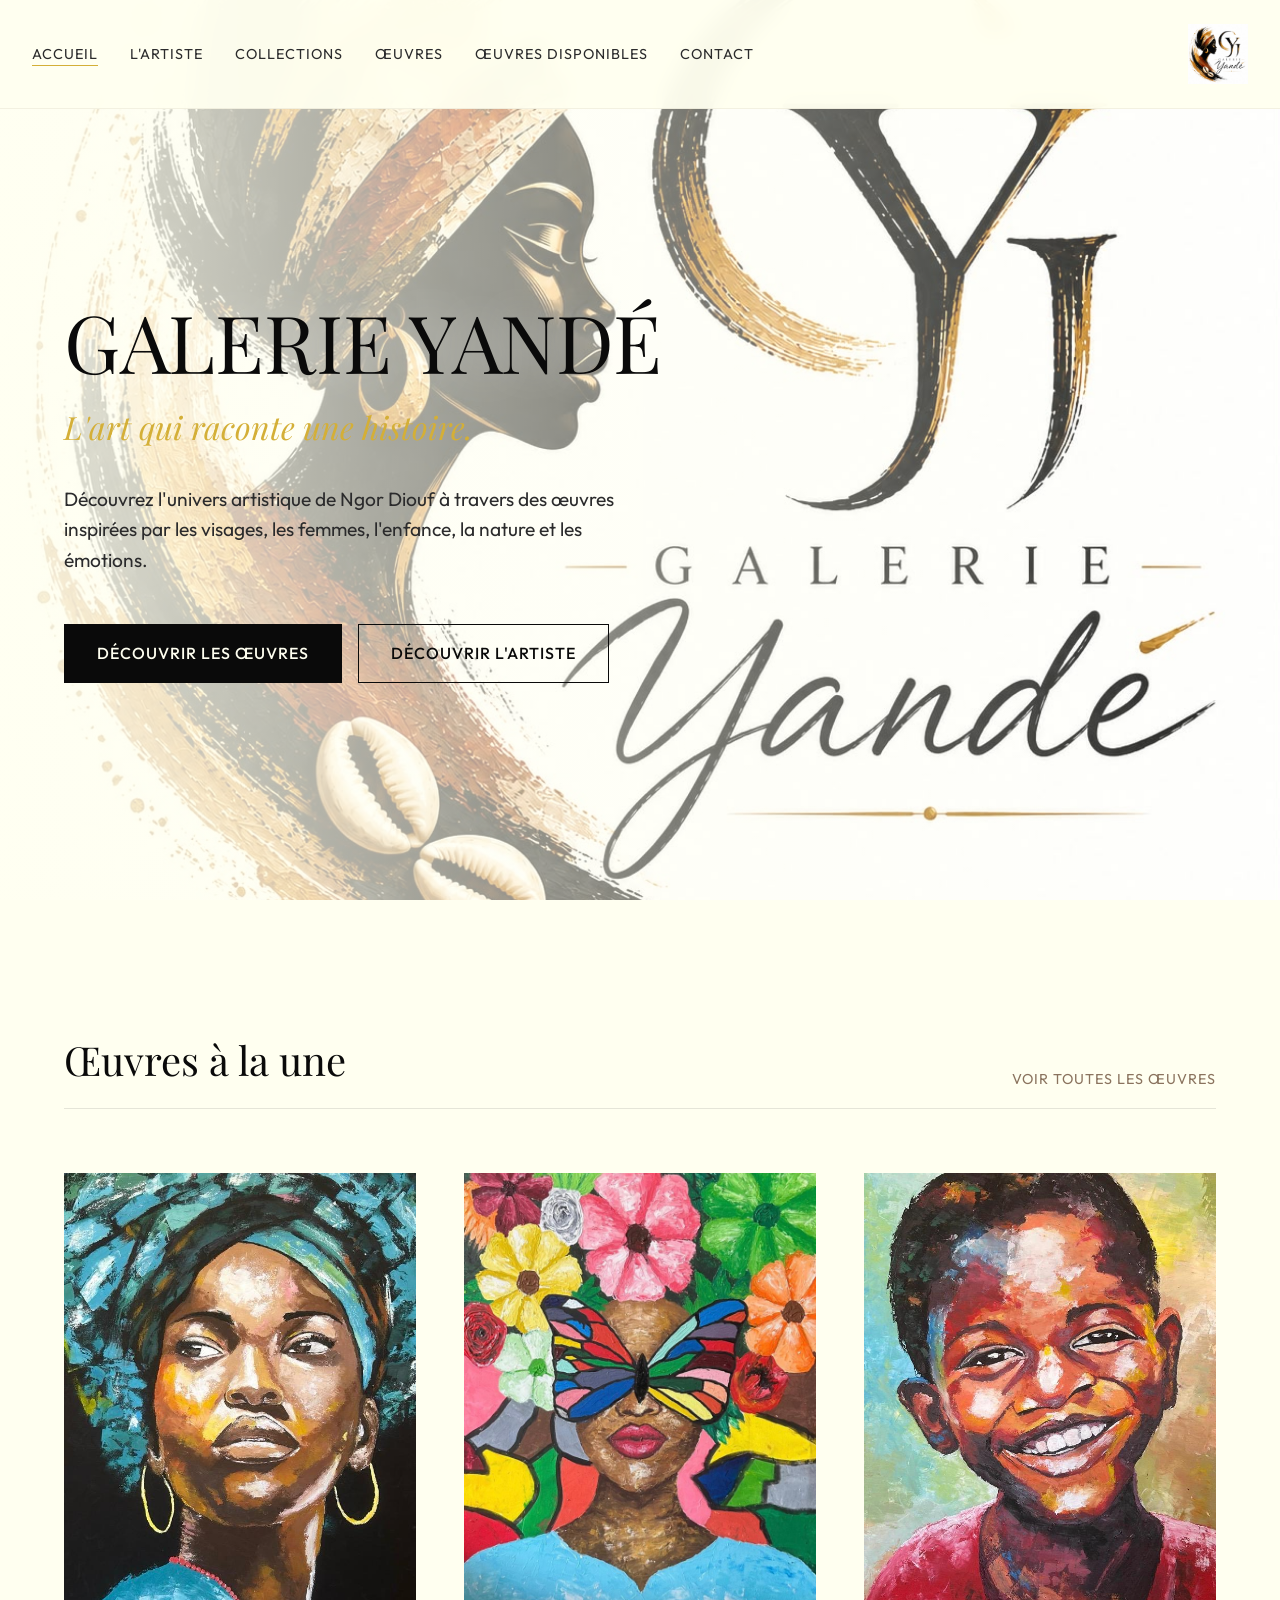
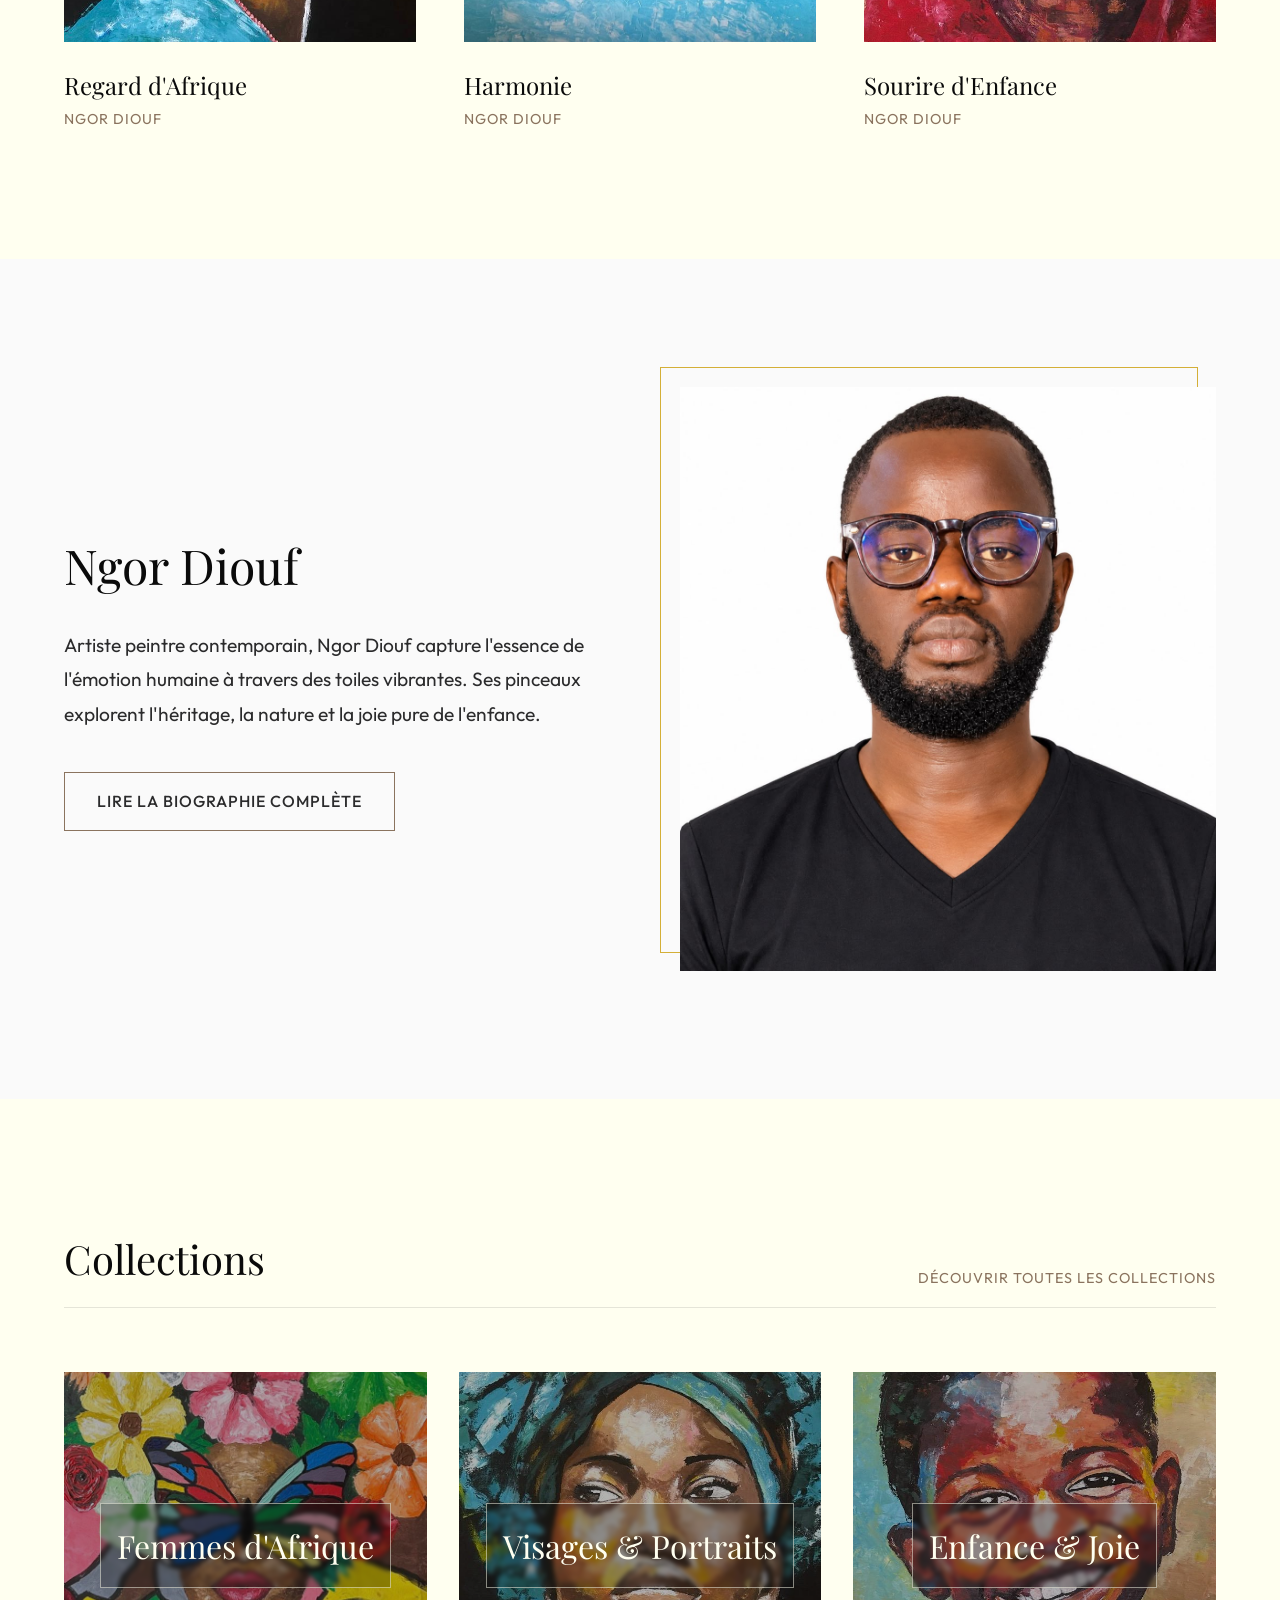
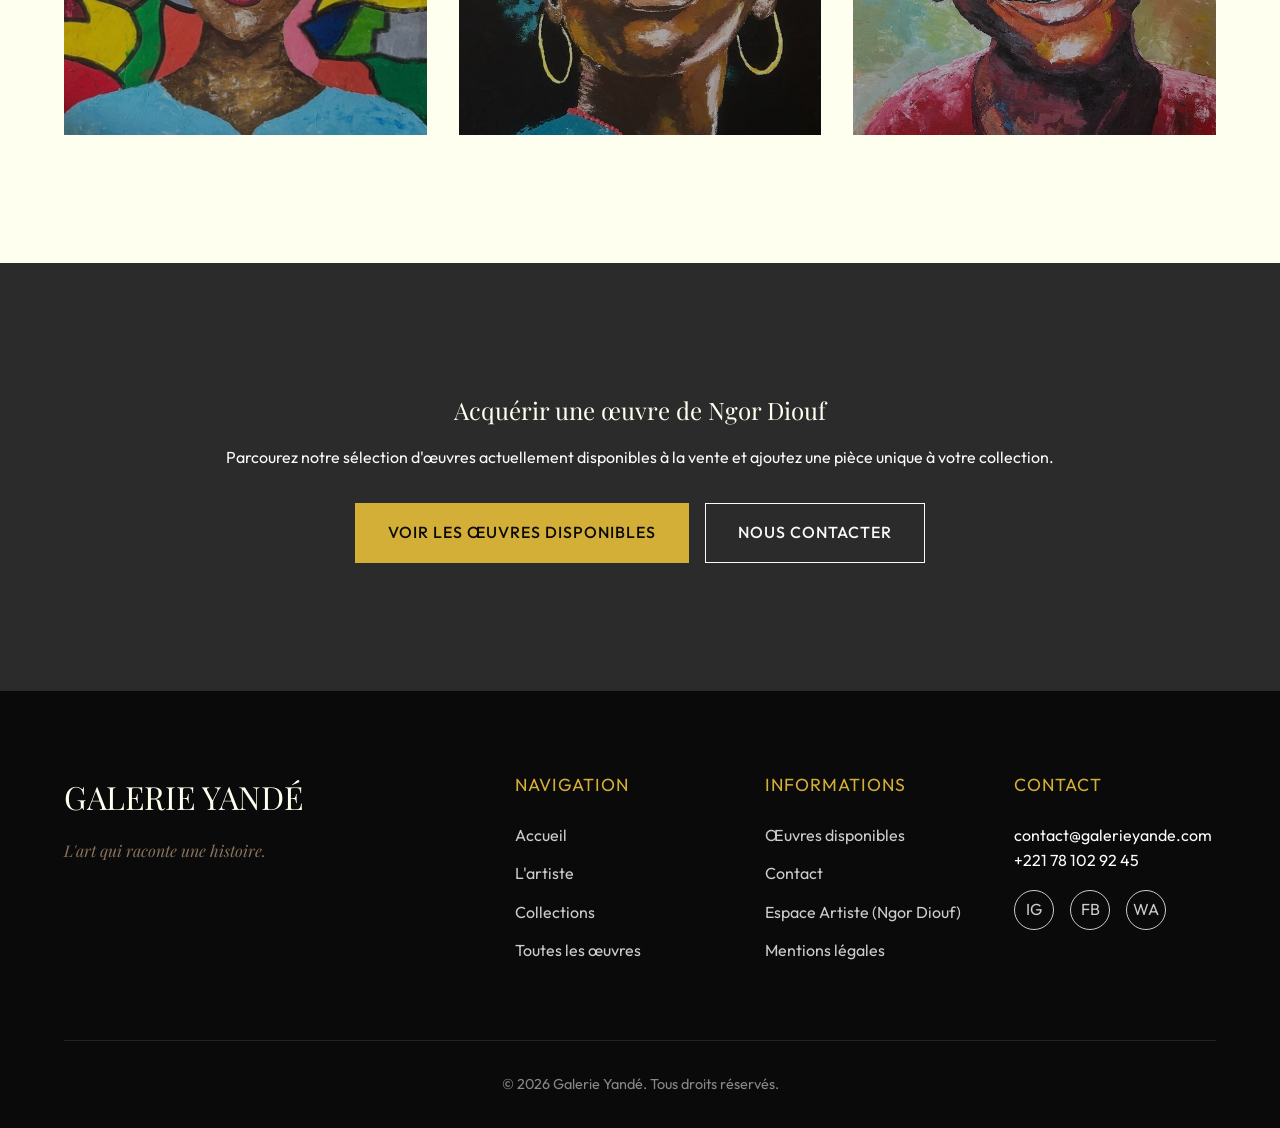
<file: index.html>
<!DOCTYPE html>
<html lang="fr">
<head>
    <meta charset="UTF-8">
    <meta name="viewport" content="width=device-width, initial-scale=1.0">
    <meta name="description" content="Découvrez l'univers artistique de Ngor Diouf à travers des œuvres inspirées par les visages, les femmes, l'enfance, la nature et les émotions. Galerie Yandé - L'art qui raconte une histoire.">
    <title>Galerie Yandé | Ngor Diouf - Art Contemporain Africain</title>
    <link rel="stylesheet" href="styles.css">
    <link rel="preconnect" href="https://fonts.googleapis.com">
    <link rel="preconnect" href="https://fonts.gstatic.com" crossorigin>
    <link href="https://fonts.googleapis.com/css2?family=Outfit:wght@300;400;500;600&family=Playfair+Display:ital,wght@0,400;0,600;1,400&display=swap" rel="stylesheet">
</head>
<body>
    <header class="site-header">
        <div class="header-container">
            <a href="index.html" class="logo">
                <img src="images/logo.jpeg" alt="Galerie Yandé">
            </a>
            <button class="menu-toggle" aria-label="Ouvrir le menu">
                <span></span>
                <span></span>
                <span></span>
            </button>
            <nav class="main-nav">
                <ul>
                    <li><a href="index.html" class="active">Accueil</a></li>
                    <li><a href="artiste.html">L'artiste</a></li>
                    <li><a href="collections.html">Collections</a></li>
                    <li><a href="oeuvres.html">Œuvres</a></li>
                    <li><a href="disponibles.html">Œuvres disponibles</a></li>
                    <li><a href="contact.html">Contact</a></li>
                </ul>
            </nav>
        </div>
    </header>

    <main>
        <!-- Hero Section -->
        <section class="hero">
            <div class="hero-image">
                <!-- Placeholder for a major artwork -->
                <img src="images/logo.jpeg" alt="Galerie Yandé" loading="lazy">
            </div>
            <div class="hero-content">
                <h2 class="hero-title">GALERIE YANDÉ</h2>
                <p class="hero-subtitle">L'art qui raconte une histoire.</p>
                <p class="hero-text">Découvrez l'univers artistique de Ngor Diouf à travers des œuvres inspirées par les visages, les femmes, l'enfance, la nature et les émotions.</p>
                <div class="hero-buttons">
                    <a href="oeuvres.html" class="btn btn-primary">Découvrir les œuvres</a>
                    <a href="artiste.html" class="btn btn-secondary">Découvrir l'artiste</a>
                </div>
            </div>
        </section>

        <!-- Œuvres à la une -->
        <section class="featured-artworks section">
            <div class="container">
                <div class="section-header">
                    <h2>Œuvres à la une</h2>
                    <a href="oeuvres.html" class="link-more">Voir toutes les œuvres</a>
                </div>
                <div class="grid-3" id="featuredArtworksContainer">
                    <!-- Artwork 1 -->
                    <article class="artwork-card">
                        <div class="artwork-image-wrapper">
                            <img src="images/Regard%20d'Afrique.jpeg" alt="Regard d'Afrique" loading="lazy">
                        </div>
                        <div class="artwork-info">
                            <h3 class="artwork-title">Regard d'Afrique</h3>
                            <p class="artwork-artist">Ngor Diouf</p>
                        </div>
                    </article>
                    <!-- Artwork 2 -->
                    <article class="artwork-card">
                        <div class="artwork-image-wrapper">
                            <img src="images/WhatsApp%20Image%202026-10-10%20at%2018.20.07.jpeg" alt="Harmonie" loading="lazy">
                        </div>
                        <div class="artwork-info">
                            <h3 class="artwork-title">Harmonie</h3>
                            <p class="artwork-artist">Ngor Diouf</p>
                        </div>
                    </article>
                    <!-- Artwork 3 -->
                    <article class="artwork-card">
                        <div class="artwork-image-wrapper">
                            <img src="images/Sourire%20d'Enfance.jpeg" alt="Enfance et Joie" loading="lazy">
                        </div>
                        <div class="artwork-info">
                            <h3 class="artwork-title">Sourire d'Enfance</h3>
                            <p class="artwork-artist">Ngor Diouf</p>
                        </div>
                    </article>
                </div>
            </div>
        </section>

        <!-- Présentation de l'artiste -->
        <section class="artist-preview section bg-offwhite">
            <div class="container artist-preview-grid">
                <div class="artist-preview-content">
                    <h2>Ngor Diouf</h2>
                    <p class="artist-intro">Artiste peintre contemporain, Ngor Diouf capture l'essence de l'émotion humaine à travers des toiles vibrantes. Ses pinceaux explorent l'héritage, la nature et la joie pure de l'enfance.</p>
                    <a href="artiste.html" class="btn btn-outline">Lire la biographie complète</a>
                </div>
                <div class="artist-preview-image">
                    <img src="images/photo%20ngor.jpeg" alt="Ngor Diouf - Artiste Peintre" loading="lazy">
                </div>
            </div>
        </section>

        <!-- Collections -->
        <section class="collections-preview section">
            <div class="container">
                <div class="section-header">
                    <h2>Collections</h2>
                    <a href="collections.html" class="link-more">Découvrir toutes les collections</a>
                </div>
                <div class="carousel-container">
                    <div class="collection-list" id="homeCollectionsList">
                        <!-- Les collections dynamiques seront injectées ici -->
                    </div>
                </div>
            </div>
        </section>
        
        <!-- CTA Section -->
        <section class="cta-section section bg-dark text-light">
            <div class="container text-center">
                <h2>Acquérir une œuvre de Ngor Diouf</h2>
                <p>Parcourez notre sélection d'œuvres actuellement disponibles à la vente et ajoutez une pièce unique à votre collection.</p>
                <div class="cta-buttons">
                    <a href="disponibles.html" class="btn btn-primary-light">Voir les œuvres disponibles</a>
                    <a href="contact.html" class="btn btn-outline-light">Nous contacter</a>
                </div>
            </div>
        </section>
    </main>

    <footer class="site-footer">
        <div class="container">
            <div class="footer-grid">
                <div class="footer-brand">
                    <h2>GALERIE YANDÉ</h2>
                    <p>L'art qui raconte une histoire.</p>
                </div>
                <div class="footer-links">
                    <h3>Navigation</h3>
                    <ul>
                        <li><a href="index.html">Accueil</a></li>
                        <li><a href="artiste.html">L'artiste</a></li>
                        <li><a href="collections.html">Collections</a></li>
                        <li><a href="oeuvres.html">Toutes les œuvres</a></li>
                    </ul>
                </div>
                <div class="footer-links">
                    <h3>Informations</h3>
                    <ul>
                        <li><a href="disponibles.html">Œuvres disponibles</a></li>
                        <li><a href="contact.html">Contact</a></li>
                        <li><a href="admin.html">Espace Artiste (Ngor Diouf)</a></li>
                        <li><a href="#">Mentions légales</a></li>
                    </ul>
                </div>
                <div class="footer-contact">
                    <h3>Contact</h3>
                    <p>contact@galerieyande.com</p>
                    <p>+221 78 102 92 45</p>
                    <div class="social-links">
                        <a href="https://instagram.com/ngor_diouf" aria-label="Instagram">IG</a>
                        <a href="#" aria-label="Facebook">FB</a>
                        <a href="https://wa.me/221781029245" aria-label="WhatsApp">WA</a>
                    </div>
                </div>
            </div>
            <div class="footer-bottom">
                <p>&copy; 2026 Galerie Yandé. Tous droits réservés.</p>
            </div>
        </div>
    </footer>

    <script src="artworks.js"></script>
    <script src="script.js"></script>
    <script>
        document.addEventListener('DOMContentLoaded', () => {
            // Œuvres à la une
            const container = document.getElementById('featuredArtworksContainer');
            if (container) {
                const artworks = getArtworks();
                if (artworks && artworks.length > 0) {
                    container.innerHTML = '';
                    artworks.slice(0, 3).forEach(art => {
                        const article = document.createElement('article');
                        article.className = 'artwork-card';
                        article.style.cursor = 'pointer';
                        article.onclick = () => window.location.href = `oeuvre-detail.html?id=${encodeURIComponent(art.id)}`;
                        article.innerHTML = `
                            <div class="artwork-image-wrapper">
                                <img src="${art.image}" alt="${art.title}" loading="lazy" onerror="this.src='images/logo.jpeg'">
                            </div>
                            <div class="artwork-info">
                                <h3 class="artwork-title">${art.title}</h3>
                                <p class="artwork-artist">${art.artist || 'Ngor Diouf'}</p>
                            </div>
                        `;
                        container.appendChild(article);
                    });
                }
            }

            // Collections à la une
            const colContainer = document.getElementById('homeCollectionsList');
            if (colContainer) {
                const collections = getCollections();
                if (collections && collections.length > 0) {
                    colContainer.innerHTML = '';
                    collections.slice(0, 3).forEach(col => {
                        const item = document.createElement('div');
                        item.className = 'collection-item';
                        item.style.cursor = 'pointer';
                        item.onclick = () => window.location.href = 'collections.html';
                        item.innerHTML = `
                            <img src="${col.image}" alt="${col.title}" loading="lazy" onerror="this.src='images/logo.jpeg'">
                            <div class="collection-overlay">
                                <h3>${col.title}</h3>
                            </div>
                        `;
                        colContainer.appendChild(item);
                    });
                }
            }
        });
    </script>
</body>
</html>
</file>
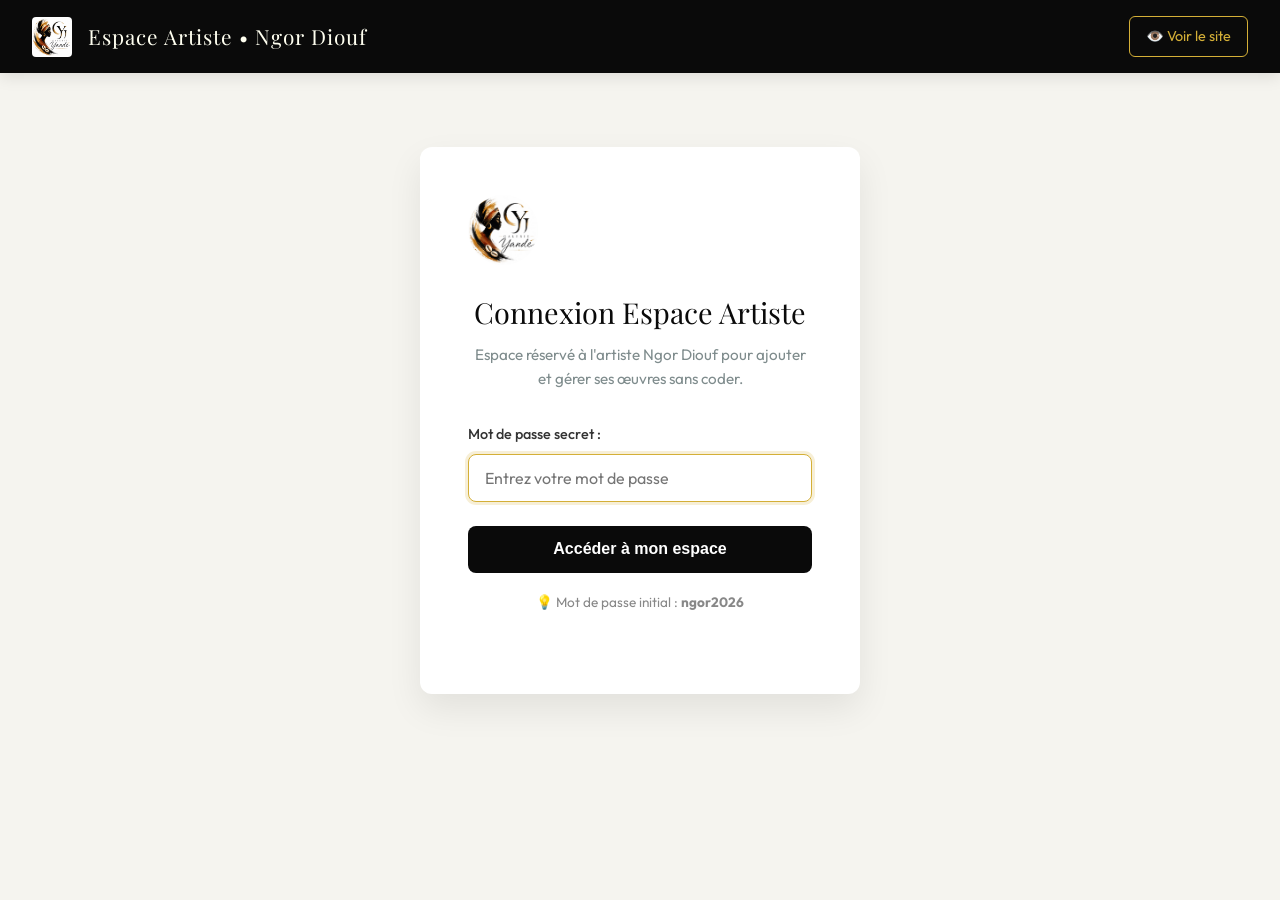
<file: admin.html>
<!DOCTYPE html>
<html lang="fr">
<head>
    <meta charset="UTF-8">
    <meta name="viewport" content="width=device-width, initial-scale=1.0">
    <title>Espace Artiste | Ngor Diouf - Galerie Yandé</title>
    <link rel="stylesheet" href="styles.css">
    <link rel="preconnect" href="https://fonts.googleapis.com">
    <link rel="preconnect" href="https://fonts.gstatic.com" crossorigin>
    <link href="https://fonts.googleapis.com/css2?family=Outfit:wght@300;400;500;600;700&family=Playfair+Display:ital,wght@0,400;0,600;1,400&display=swap" rel="stylesheet">
    <style>
        :root {
            --admin-bg: #f5f4ef;
            --admin-card: #ffffff;
            --admin-primary: #0A0A0A;
            --admin-accent: #D4AF37;
            --admin-danger: #c0392b;
            --admin-success: #27ae60;
        }

        body {
            background-color: var(--admin-bg);
            color: #2c3e50;
            font-family: var(--font-body);
            min-height: 100vh;
        }

        /* Top Bar */
        .admin-nav {
            background-color: #0A0A0A;
            color: #fff;
            padding: 1rem 2rem;
            display: flex;
            justify-content: space-between;
            align-items: center;
            box-shadow: 0 4px 15px rgba(0,0,0,0.1);
        }
        .admin-nav .brand {
            display: flex;
            align-items: center;
            gap: 1rem;
            font-family: var(--font-heading);
            font-size: 1.3rem;
            letter-spacing: 1px;
            color: var(--c-ivory);
        }
        .admin-nav .brand img {
            height: 40px;
            width: auto;
            border-radius: 4px;
        }
        .admin-nav .actions {
            display: flex;
            align-items: center;
            gap: 1rem;
        }
        .btn-view-site {
            background: transparent;
            color: var(--admin-accent);
            border: 1px solid var(--admin-accent);
            padding: 0.5rem 1rem;
            border-radius: 6px;
            font-size: 0.9rem;
            transition: all 0.3s ease;
        }
        .btn-view-site:hover {
            background: var(--admin-accent);
            color: #000;
        }
        .btn-logout {
            background: rgba(255,255,255,0.1);
            color: #fff;
            border: none;
            padding: 0.5rem 1rem;
            border-radius: 6px;
            cursor: pointer;
            font-size: 0.9rem;
        }
        .btn-logout:hover {
            background: var(--admin-danger);
        }

        /* Container */
        .admin-container {
            max-width: 1200px;
            margin: 2rem auto;
            padding: 0 1.5rem;
        }

        /* Login Card */
        .login-wrapper {
            display: flex;
            justify-content: center;
            align-items: center;
            min-height: 70vh;
        }
        .login-card {
            background: var(--admin-card);
            border-radius: 12px;
            padding: 3rem;
            width: 100%;
            max-width: 440px;
            box-shadow: 0 15px 35px rgba(0,0,0,0.08);
            text-align: center;
        }
        .login-card img {
            width: 70px;
            border-radius: 50%;
            margin-bottom: 1.5rem;
        }
        .login-card h2 {
            font-family: var(--font-heading);
            font-size: 1.8rem;
            margin-bottom: 0.5rem;
        }
        .login-card p {
            color: #7f8c8d;
            font-size: 0.95rem;
            margin-bottom: 2rem;
        }
        .form-group {
            margin-bottom: 1.5rem;
            text-align: left;
        }
        .form-group label {
            display: block;
            font-weight: 500;
            font-size: 0.9rem;
            margin-bottom: 0.5rem;
            color: #333;
        }
        .form-control {
            width: 100%;
            padding: 0.8rem 1rem;
            border: 1px solid #ddd;
            border-radius: 8px;
            font-size: 1rem;
            font-family: inherit;
            transition: border 0.3s ease;
        }
        .form-control:focus {
            outline: none;
            border-color: var(--admin-accent);
            box-shadow: 0 0 0 3px rgba(212,175,55,0.2);
        }
        .btn-submit {
            width: 100%;
            background: #0A0A0A;
            color: #fff;
            border: none;
            padding: 0.9rem;
            border-radius: 8px;
            font-size: 1rem;
            font-weight: 600;
            cursor: pointer;
            transition: background 0.3s ease;
        }
        .btn-submit:hover {
            background: var(--admin-accent);
            color: #000;
        }

        /* Dashboard View */
        .dash-header {
            display: flex;
            justify-content: space-between;
            align-items: center;
            flex-wrap: wrap;
            gap: 1rem;
            margin-bottom: 2rem;
        }
        .dash-header h1 {
            font-size: 2rem;
            margin-bottom: 0.3rem;
        }
        .dash-header p {
            color: #666;
        }

        /* Stats Cards */
        .stats-grid {
            display: grid;
            grid-template-columns: repeat(auto-fit, minmax(220px, 1fr));
            gap: 1.5rem;
            margin-bottom: 2.5rem;
        }
        .stat-card {
            background: var(--admin-card);
            padding: 1.5rem;
            border-radius: 10px;
            box-shadow: 0 4px 15px rgba(0,0,0,0.04);
            border-left: 4px solid var(--admin-accent);
        }
        .stat-card.available {
            border-left-color: var(--admin-success);
        }
        .stat-card.sold {
            border-left-color: #888;
        }
        .stat-num {
            font-size: 2.2rem;
            font-weight: 700;
            color: #111;
            font-family: var(--font-heading);
        }
        .stat-label {
            color: #777;
            font-size: 0.9rem;
            text-transform: uppercase;
            letter-spacing: 0.5px;
        }

        /* Action bar */
        .action-bar {
            display: flex;
            justify-content: space-between;
            align-items: center;
            flex-wrap: wrap;
            gap: 1rem;
            margin-bottom: 2rem;
            background: var(--admin-card);
            padding: 1rem 1.5rem;
            border-radius: 10px;
            box-shadow: 0 4px 15px rgba(0,0,0,0.04);
        }
        .btn-add {
            background: #0A0A0A;
            color: #fff;
            padding: 0.8rem 1.5rem;
            border: none;
            border-radius: 8px;
            font-size: 1rem;
            font-weight: 600;
            cursor: pointer;
            display: inline-flex;
            align-items: center;
            gap: 0.5rem;
            transition: all 0.3s ease;
        }
        .btn-add:hover {
            background: var(--admin-accent);
            color: #000;
            transform: translateY(-2px);
        }

        /* Modal Form */
        .modal-overlay {
            position: fixed;
            top: 0;
            left: 0;
            right: 0;
            bottom: 0;
            background: rgba(0,0,0,0.6);
            display: flex;
            justify-content: center;
            align-items: center;
            padding: 1rem;
            z-index: 1000;
            backdrop-filter: blur(4px);
        }
        .modal-content {
            background: #fff;
            width: 100%;
            max-width: 650px;
            max-height: 90vh;
            overflow-y: auto;
            border-radius: 12px;
            padding: 2rem;
            box-shadow: 0 20px 40px rgba(0,0,0,0.2);
            position: relative;
        }
        .modal-header {
            display: flex;
            justify-content: space-between;
            align-items: center;
            margin-bottom: 1.5rem;
            border-bottom: 1px solid #eee;
            padding-bottom: 1rem;
        }
        .modal-header h3 {
            font-family: var(--font-heading);
            font-size: 1.5rem;
            margin: 0;
        }
        .btn-close-modal {
            background: none;
            border: none;
            font-size: 1.8rem;
            cursor: pointer;
            color: #888;
        }

        /* File Upload Dropzone */
        .upload-zone {
            border: 2px dashed #ccc;
            border-radius: 10px;
            padding: 2rem;
            text-align: center;
            cursor: pointer;
            background: #fafafa;
            transition: all 0.3s ease;
            margin-bottom: 1rem;
        }
        .upload-zone:hover {
            border-color: var(--admin-accent);
            background: #fffdf8;
        }
        .preview-img-container {
            position: relative;
            margin-top: 1rem;
            display: none;
            text-align: center;
        }
        .preview-img {
            max-width: 100%;
            max-height: 250px;
            object-fit: contain;
            border-radius: 8px;
            box-shadow: 0 4px 10px rgba(0,0,0,0.1);
        }

        /* Grid of artworks in admin */
        .artworks-admin-grid {
            display: grid;
            grid-template-columns: repeat(auto-fill, minmax(280px, 1fr));
            gap: 1.5rem;
        }
        .art-admin-card {
            background: var(--admin-card);
            border-radius: 10px;
            overflow: hidden;
            box-shadow: 0 4px 15px rgba(0,0,0,0.05);
            display: flex;
            flex-direction: column;
            transition: transform 0.2s ease, box-shadow 0.2s ease;
        }
        .art-admin-card:hover {
            transform: translateY(-4px);
            box-shadow: 0 10px 25px rgba(0,0,0,0.08);
        }
        .art-admin-thumb {
            width: 100%;
            height: 220px;
            object-fit: cover;
            background: #eee;
        }
        .art-admin-body {
            padding: 1.2rem;
            flex: 1;
            display: flex;
            flex-direction: column;
        }
        .art-admin-title {
            font-family: var(--font-heading);
            font-size: 1.3rem;
            margin-bottom: 0.3rem;
        }
        .art-admin-meta {
            font-size: 0.85rem;
            color: #777;
            margin-bottom: 0.8rem;
        }
        .badge-status {
            display: inline-block;
            padding: 0.3rem 0.7rem;
            border-radius: 20px;
            font-size: 0.75rem;
            font-weight: 600;
            text-transform: uppercase;
            letter-spacing: 0.5px;
            margin-bottom: 1rem;
            align-self: flex-start;
        }
        .badge-disponible {
            background-color: #e8f8f0;
            color: var(--admin-success);
            border: 1px solid rgba(39, 174, 96, 0.3);
        }
        .badge-vendue {
            background-color: #f1f2f6;
            color: #747d8c;
            border: 1px solid #ced6e0;
        }
        .art-admin-actions {
            margin-top: auto;
            display: flex;
            gap: 0.5rem;
            border-top: 1px solid #eee;
            padding-top: 0.8rem;
        }
        .btn-card-action {
            flex: 1;
            padding: 0.5rem;
            font-size: 0.85rem;
            border-radius: 6px;
            cursor: pointer;
            border: 1px solid #ddd;
            background: #fff;
            transition: all 0.2s ease;
            text-align: center;
        }
        .btn-card-action:hover {
            background: #f8f8f8;
        }
        .btn-toggle-status {
            background: #fdfaf0;
            border-color: var(--admin-accent);
            color: #8a735e;
            font-weight: 500;
        }
        .btn-delete {
            color: var(--admin-danger);
            border-color: rgba(192, 57, 43, 0.3);
        }
        .btn-delete:hover {
            background: var(--admin-danger);
            color: #fff;
        }

        /* Toast notification */
        .toast {
            position: fixed;
            bottom: 2rem;
            right: 2rem;
            background: #111;
            color: #fff;
            padding: 1rem 1.5rem;
            border-radius: 8px;
            box-shadow: 0 10px 25px rgba(0,0,0,0.2);
            z-index: 2000;
            display: none;
            animation: fadeIn 0.3s ease;
            border-left: 4px solid var(--admin-accent);
        }
        @keyframes fadeIn {
            from { opacity: 0; transform: translateY(10px); }
            to { opacity: 1; transform: translateY(0); }
        }

        /* Backup tools */
        .backup-section {
            margin-top: 3rem;
            background: var(--admin-card);
            padding: 1.5rem 2rem;
            border-radius: 10px;
            box-shadow: 0 4px 15px rgba(0,0,0,0.04);
            display: flex;
            justify-content: space-between;
            align-items: center;
            flex-wrap: wrap;
            gap: 1rem;
        }
        .backup-section h4 {
            margin-bottom: 0.3rem;
        }
        .backup-section p {
            color: #666;
            font-size: 0.9rem;
        }
    </style>
</head>
<body>

    <!-- Barre supérieure de navigation -->
    <header class="admin-nav">
        <div class="brand">
            <img src="images/logo.jpeg" alt="Logo">
            <span>Espace Artiste • Ngor Diouf</span>
        </div>
        <div class="actions">
            <a href="index.html" class="btn-view-site">👁️ Voir le site</a>
            <button id="btnLogout" class="btn-logout" style="display: none;">Déconnexion</button>
        </div>
    </header>

    <div class="admin-container">

        <!-- Vue 1 : Formulaire de connexion -->
        <div id="loginSection" class="login-wrapper">
            <div class="login-card">
                <img src="images/logo.jpeg" alt="Ngor Diouf">
                <h2>Connexion Espace Artiste</h2>
                <p>Espace réservé à l'artiste Ngor Diouf pour ajouter et gérer ses œuvres sans coder.</p>
                <form id="loginForm">
                    <div class="form-group">
                        <label for="password">Mot de passe secret :</label>
                        <input type="password" id="password" class="form-control" placeholder="Entrez votre mot de passe" required autofocus>
                    </div>
                    <button type="submit" class="btn-submit">Accéder à mon espace</button>
                    <p style="margin-top: 1.2rem; font-size: 0.85rem; color: #888;">
                        💡 Mot de passe initial : <strong>ngor2026</strong>
                    </p>
                </form>
            </div>
        </div>

        <!-- Vue 2 : Tableau de bord de l'artiste -->
        <div id="dashboardSection" style="display: none;">
            
            <div class="dash-header">
                <div>
                    <h1>Bienvenue, Ngor Diouf</h1>
                    <p>Gérez votre catalogue d'art en toute simplicité. Chaque œuvre ajoutée apparaît immédiatement sur votre site.</p>
                </div>
                <button id="btnOpenAddModal" class="btn-add">
                    <span>➕</span> Ajouter une nouvelle œuvre
                </button>
            </div>

            <!-- Statistiques rapides -->
            <div class="stats-grid">
                <div class="stat-card">
                    <div class="stat-num" id="statTotal">0</div>
                    <div class="stat-label">Total des Œuvres</div>
                </div>
                <div class="stat-card available">
                    <div class="stat-num" id="statAvailable">0</div>
                    <div class="stat-label">Œuvres Disponibles</div>
                </div>
                <div class="stat-card sold">
                    <div class="stat-num" id="statSold">0</div>
                    <div class="stat-label">Œuvres Vendues</div>
                </div>
            </div>

            <!-- Barre d'outils et recherche -->
            <div class="action-bar">
                <div style="display: flex; gap: 1rem; align-items: center; flex: 1; max-width: 500px;">
                    <input type="text" id="searchInput" class="form-control" placeholder="🔍 Rechercher une œuvre par titre ou collection...">
                </div>
                <div style="display: flex; gap: 0.5rem;">
                    <select id="filterStatus" class="form-control" style="width: auto;">
                        <option value="all">Tous les statuts</option>
                        <option value="disponible">Disponibles</option>
                        <option value="vendue">Vendues</option>
                    </select>
                </div>
            </div>

            <!-- Grille des œuvres -->
            <div id="artworksAdminGrid" class="artworks-admin-grid">
                <!-- Les cartes d'œuvres seront insérées ici en JavaScript -->
            </div>

            <!-- Section Sauvegarde & Sécurité -->
            <div class="backup-section">
                <div>
                    <h4>Sauvegarder vos données</h4>
                    <p>Téléchargez une copie de vos œuvres sur votre ordinateur ou restaurez vos données.</p>
                </div>
                <div style="display: flex; gap: 0.8rem; flex-wrap: wrap;">
                    <button id="btnExportJSON" class="btn-view-site">📥 Télécharger sauvegarde (JSON)</button>
                    <label class="btn-view-site" style="cursor: pointer; display: inline-flex; align-items: center;">
                        📤 Restaurer une sauvegarde
                        <input type="file" id="importFileInput" accept=".json" style="display: none;">
                    </label>
                </div>
            </div>

        </div>

    </div>

    <!-- Modal d'Ajout / Modification d'œuvre -->
    <div id="artworkModal" class="modal-overlay" style="display: none;">
        <div class="modal-content">
            <div class="modal-header">
                <h3 id="modalTitle">Ajouter une nouvelle œuvre</h3>
                <button type="button" class="btn-close-modal" id="btnCloseModal">&times;</button>
            </div>
            
            <form id="artworkForm">
                <input type="hidden" id="editArtworkId">

                <div class="form-group">
                    <label for="artTitle">Titre de l'œuvre *</label>
                    <input type="text" id="artTitle" class="form-control" placeholder="Ex: Regard d'Afrique, Harmonie..." required>
                </div>

                <div class="form-group">
                    <label>Photo de l'œuvre *</label>
                    <div class="upload-zone" id="uploadZone">
                        <div style="font-size: 2.2rem; margin-bottom: 0.5rem;">📷</div>
                        <p style="font-weight: 500;">Cliquez ici pour choisir une photo</p>
                        <p style="font-size: 0.8rem; color: #888;">Depuis votre téléphone ou votre ordinateur (JPG, PNG, JPEG)</p>
                        <input type="file" id="fileInput" accept="image/*" style="display: none;">
                    </div>
                    
                    <div id="previewContainer" class="preview-img-container">
                        <img id="imagePreview" class="preview-img" alt="Aperçu">
                        <p style="font-size: 0.8rem; color: var(--admin-success); margin-top: 0.5rem;">✓ Image prête</p>
                    </div>
                    <input type="hidden" id="imageDataUrl">
                </div>

                <div style="display: grid; grid-template-columns: 1fr 1fr; gap: 1rem;">
                    <div class="form-group">
                        <label for="artCollection">Collection</label>
                        <input type="text" id="artCollection" class="form-control" list="collectionsList" placeholder="Ex: Femmes d'Afrique" value="Visages & Portraits">
                        <datalist id="collectionsList">
                            <option value="Femmes d'Afrique">
                            <option value="Visages & Portraits">
                            <option value="Enfance & Joie">
                            <option value="Couleurs & Émotions">
                            <option value="Nature & Héritage">
                        </datalist>
                    </div>

                    <div class="form-group">
                        <label for="artStatus">Statut de l'œuvre</label>
                        <select id="artStatus" class="form-control">
                            <option value="disponible">🟢 Disponible à l'acquisition</option>
                            <option value="vendue">⚪ Vendue</option>
                        </select>
                    </div>
                </div>

                <div style="display: grid; grid-template-columns: 1fr 1fr 1fr; gap: 1rem;">
                    <div class="form-group">
                        <label for="artTechnique">Technique</label>
                        <input type="text" id="artTechnique" class="form-control" placeholder="Ex: Acrylique sur toile" value="Acrylique sur toile">
                    </div>
                    <div class="form-group">
                        <label for="artDimensions">Dimensions</label>
                        <input type="text" id="artDimensions" class="form-control" placeholder="Ex: 80 x 100 cm">
                    </div>
                    <div class="form-group">
                        <label for="artYear">Année</label>
                        <input type="text" id="artYear" class="form-control" placeholder="Ex: 2026" value="2026">
                    </div>
                </div>

                <div class="form-group">
                    <label for="artDescription">Description / Histoire de l'œuvre</label>
                    <textarea id="artDescription" class="form-control" rows="3" placeholder="Expliquez ce que représente cette œuvre, les émotions et l'histoire qu'elle raconte..."></textarea>
                </div>

                <div style="display: flex; gap: 1rem; margin-top: 2rem;">
                    <button type="submit" class="btn-submit" style="flex: 2;">💾 Enregistrer et publier sur le site</button>
                    <button type="button" class="btn-logout" id="btnCancelModal" style="flex: 1; background: #eee; color: #333;">Annuler</button>
                </div>
            </form>
        </div>
    </div>

    <!-- Toast pour notifications -->
    <div id="toastNotification" class="toast"></div>

    <!-- Scripts -->
    <script src="artworks.js"></script>
    <script>
        // Éléments du DOM
        const loginSection = document.getElementById('loginSection');
        const dashboardSection = document.getElementById('dashboardSection');
        const loginForm = document.getElementById('loginForm');
        const passwordInput = document.getElementById('password');
        const btnLogout = document.getElementById('btnLogout');

        const artworksAdminGrid = document.getElementById('artworksAdminGrid');
        const statTotal = document.getElementById('statTotal');
        const statAvailable = document.getElementById('statAvailable');
        const statSold = document.getElementById('statSold');
        const searchInput = document.getElementById('searchInput');
        const filterStatus = document.getElementById('filterStatus');

        // Modal
        const artworkModal = document.getElementById('artworkModal');
        const btnOpenAddModal = document.getElementById('btnOpenAddModal');
        const btnCloseModal = document.getElementById('btnCloseModal');
        const btnCancelModal = document.getElementById('btnCancelModal');
        const artworkForm = document.getElementById('artworkForm');
        const modalTitle = document.getElementById('modalTitle');
        const editArtworkId = document.getElementById('editArtworkId');

        // File upload
        const uploadZone = document.getElementById('uploadZone');
        const fileInput = document.getElementById('fileInput');
        const previewContainer = document.getElementById('previewContainer');
        const imagePreview = document.getElementById('imagePreview');
        const imageDataUrl = document.getElementById('imageDataUrl');

        // Initialisation
        document.addEventListener('DOMContentLoaded', () => {
            checkAuth();
            setupEventListeners();
        });

        function checkAuth() {
            if (isAdminLoggedIn()) {
                loginSection.style.display = 'none';
                dashboardSection.style.display = 'block';
                btnLogout.style.display = 'inline-block';
                renderDashboard();
            } else {
                loginSection.style.display = 'flex';
                dashboardSection.style.display = 'none';
                btnLogout.style.display = 'none';
            }
        }

        function showToast(message) {
            const toast = document.getElementById('toastNotification');
            toast.textContent = message;
            toast.style.display = 'block';
            setTimeout(() => {
                toast.style.display = 'none';
            }, 3500);
        }

        function setupEventListeners() {
            // Connexion
            loginForm.addEventListener('submit', (e) => {
                e.preventDefault();
                const pass = passwordInput.value.trim();
                if (loginAdmin(pass)) {
                    passwordInput.value = '';
                    checkAuth();
                    showToast("Bienvenue sur votre espace d'administration, Ngor Diouf !");
                } else {
                    alert("Mot de passe incorrect. Le mot de passe par défaut est : ngor2026");
                }
            });

            // Déconnexion
            btnLogout.addEventListener('click', () => {
                logoutAdmin();
                checkAuth();
                showToast("Déconnexion réussie.");
            });

            // Ouverture modal ajout
            btnOpenAddModal.addEventListener('click', () => {
                modalTitle.textContent = "Ajouter une nouvelle œuvre";
                artworkForm.reset();
                editArtworkId.value = '';
                imageDataUrl.value = '';
                previewContainer.style.display = 'none';
                artworkModal.style.display = 'flex';
            });

            btnCloseModal.addEventListener('click', () => artworkModal.style.display = 'none');
            btnCancelModal.addEventListener('click', () => artworkModal.style.display = 'none');

            // Fermer si clic sur l'arrière-plan du modal
            artworkModal.addEventListener('click', (e) => {
                if (e.target === artworkModal) artworkModal.style.display = 'none';
            });

            // Upload photo
            uploadZone.addEventListener('click', () => fileInput.click());

            fileInput.addEventListener('change', async (e) => {
                const file = e.target.files[0];
                if (!file) return;

                showToast("Traitement et optimisation de la photo en cours...");
                try {
                    const compressedBase64 = await compressImage(file, 1200, 1200, 0.82);
                    imageDataUrl.value = compressedBase64;
                    imagePreview.src = compressedBase64;
                    previewContainer.style.display = 'block';
                    showToast("Photo chargée avec succès !");
                } catch (err) {
                    console.error(err);
                    alert("Erreur lors de la lecture de l'image.");
                }
            });

            // Soumission formulaire ajout / modification
            artworkForm.addEventListener('submit', (e) => {
                e.preventDefault();

                const id = editArtworkId.value;
                const title = document.getElementById('artTitle').value.trim();
                const collection = document.getElementById('artCollection').value.trim();
                const status = document.getElementById('artStatus').value;
                const technique = document.getElementById('artTechnique').value.trim();
                const dimensions = document.getElementById('artDimensions').value.trim();
                const year = document.getElementById('artYear').value.trim();
                const description = document.getElementById('artDescription').value.trim();
                const image = imageDataUrl.value;

                if (!image && !id) {
                    alert("Veuillez sélectionner une photo pour l'œuvre.");
                    return;
                }

                if (id) {
                    // Modification
                    const updateData = {
                        title, collection, status, technique, dimensions, year, description
                    };
                    if (image) updateData.image = image;
                    updateArtwork(id, updateData);
                    showToast("L'œuvre a été modifiée avec succès !");
                } else {
                    // Nouvel ajout
                    addArtwork({
                        title,
                        collection,
                        status,
                        technique,
                        dimensions,
                        year,
                        description,
                        image: image || 'images/logo.jpeg'
                    });
                    showToast("Nouvelle œuvre ajoutée et publiée sur le site !");
                }

                artworkModal.style.display = 'none';
                renderDashboard();
            });

            // Recherche & filtre
            searchInput.addEventListener('input', renderDashboard);
            filterStatus.addEventListener('change', renderDashboard);

            // Export JSON
            document.getElementById('btnExportJSON').addEventListener('click', () => {
                const artworks = getArtworks();
                const blob = new Blob([JSON.stringify(artworks, null, 2)], { type: 'application/json' });
                const url = URL.createObjectURL(blob);
                const a = document.createElement('a');
                a.href = url;
                a.download = `galerie-yande-sauvegarde-${new Date().toISOString().slice(0,10)}.json`;
                a.click();
                URL.revokeObjectURL(url);
                showToast("Fichier de sauvegarde téléchargé !");
            });

            // Import JSON
            document.getElementById('importFileInput').addEventListener('change', (e) => {
                const file = e.target.files[0];
                if (!file) return;

                const reader = new FileReader();
                reader.onload = (event) => {
                    try {
                        const imported = JSON.parse(event.target.result);
                        if (Array.isArray(imported)) {
                            saveArtworks(imported);
                            renderDashboard();
                            showToast("Sauvegarde restaurée avec succès !");
                        } else {
                            alert("Format de fichier non valide.");
                        }
                    } catch (err) {
                        alert("Erreur lors de la lecture du fichier JSON.");
                    }
                };
                reader.readAsText(file);
            });
        }

        // Afficher le tableau de bord
        function renderDashboard() {
            const allArtworks = getArtworks();
            
            // Statistiques
            statTotal.textContent = allArtworks.length;
            statAvailable.textContent = allArtworks.filter(a => a.status === 'disponible').length;
            statSold.textContent = allArtworks.filter(a => a.status === 'vendue').length;

            // Filtres
            const query = searchInput.value.toLowerCase().trim();
            const statusFilter = filterStatus.value;

            const filtered = allArtworks.filter(art => {
                const matchesQuery = !query || 
                    art.title.toLowerCase().includes(query) || 
                    (art.collection && art.collection.toLowerCase().includes(query));
                const matchesStatus = statusFilter === 'all' || art.status === statusFilter;
                return matchesQuery && matchesStatus;
            });

            artworksAdminGrid.innerHTML = '';

            if (filtered.length === 0) {
                artworksAdminGrid.innerHTML = `
                    <div style="grid-column: 1/-1; text-align: center; padding: 3rem; background: #fff; border-radius: 10px; color: #888;">
                        <p style="font-size: 1.2rem;">Aucune œuvre ne correspond à votre recherche.</p>
                    </div>
                `;
                return;
            }

            filtered.forEach(art => {
                const isDispo = art.status === 'disponible';
                const card = document.createElement('div');
                card.className = 'art-admin-card';
                card.innerHTML = `
                    <img src="${art.image}" alt="${art.title}" class="art-admin-thumb" onerror="this.src='images/logo.jpeg'">
                    <div class="art-admin-body">
                        <span class="badge-status ${isDispo ? 'badge-disponible' : 'badge-vendue'}">
                            ${isDispo ? '● Disponible' : '● Vendue'}
                        </span>
                        <h3 class="art-admin-title">${art.title}</h3>
                        <p class="art-admin-meta">
                            <strong>Collection :</strong> ${art.collection || 'Non définie'}<br>
                            <strong>Dimensions :</strong> ${art.dimensions || 'Non précisées'}<br>
                            <strong>Année :</strong> ${art.year || '2026'}
                        </p>
                        <div class="art-admin-actions">
                            <button class="btn-card-action btn-toggle-status" onclick="toggleStatus('${art.id}')" title="Changer le statut en 1 clic">
                                ${isDispo ? 'Marquer Vendue' : 'Marquer Disponible'}
                            </button>
                            <button class="btn-card-action" onclick="openEditModal('${art.id}')">
                                ✏️ Modifier
                            </button>
                            <button class="btn-card-action btn-delete" onclick="handleDelete('${art.id}', '${art.title.replace(/'/g, "\\'")}')">
                                🗑️
                            </button>
                        </div>
                    </div>
                `;
                artworksAdminGrid.appendChild(card);
            });
        }

        // Basculer statut disponible/vendue
        window.toggleStatus = function(id) {
            const art = getArtworkById(id);
            if (!art) return;
            const newStatus = art.status === 'disponible' ? 'vendue' : 'disponible';
            updateArtwork(id, { status: newStatus });
            showToast(`Statut de "${art.title}" mis à jour : ${newStatus === 'disponible' ? 'Disponible' : 'Vendue'}`);
            renderDashboard();
        };

        // Supprimer une œuvre
        window.handleDelete = function(id, title) {
            if (confirm(`Êtes-vous sûr de vouloir supprimer l'œuvre "${title}" de votre site ?`)) {
                deleteArtwork(id);
                showToast(`L'œuvre "${title}" a été supprimée.`);
                renderDashboard();
            }
        };

        // Ouvrir modal de modification
        window.openEditModal = function(id) {
            const art = getArtworkById(id);
            if (!art) return;

            modalTitle.textContent = "Modifier l'œuvre : " + art.title;
            editArtworkId.value = art.id;
            document.getElementById('artTitle').value = art.title;
            document.getElementById('artCollection').value = art.collection || '';
            document.getElementById('artStatus').value = art.status || 'disponible';
            document.getElementById('artTechnique').value = art.technique || '';
            document.getElementById('artDimensions').value = art.dimensions || '';
            document.getElementById('artYear').value = art.year || '2026';
            document.getElementById('artDescription').value = art.description || '';

            imageDataUrl.value = art.image || '';
            imagePreview.src = art.image || 'images/logo.jpeg';
            previewContainer.style.display = 'block';

            artworkModal.style.display = 'flex';
        };
    </script>
</body>
</html>
</file>
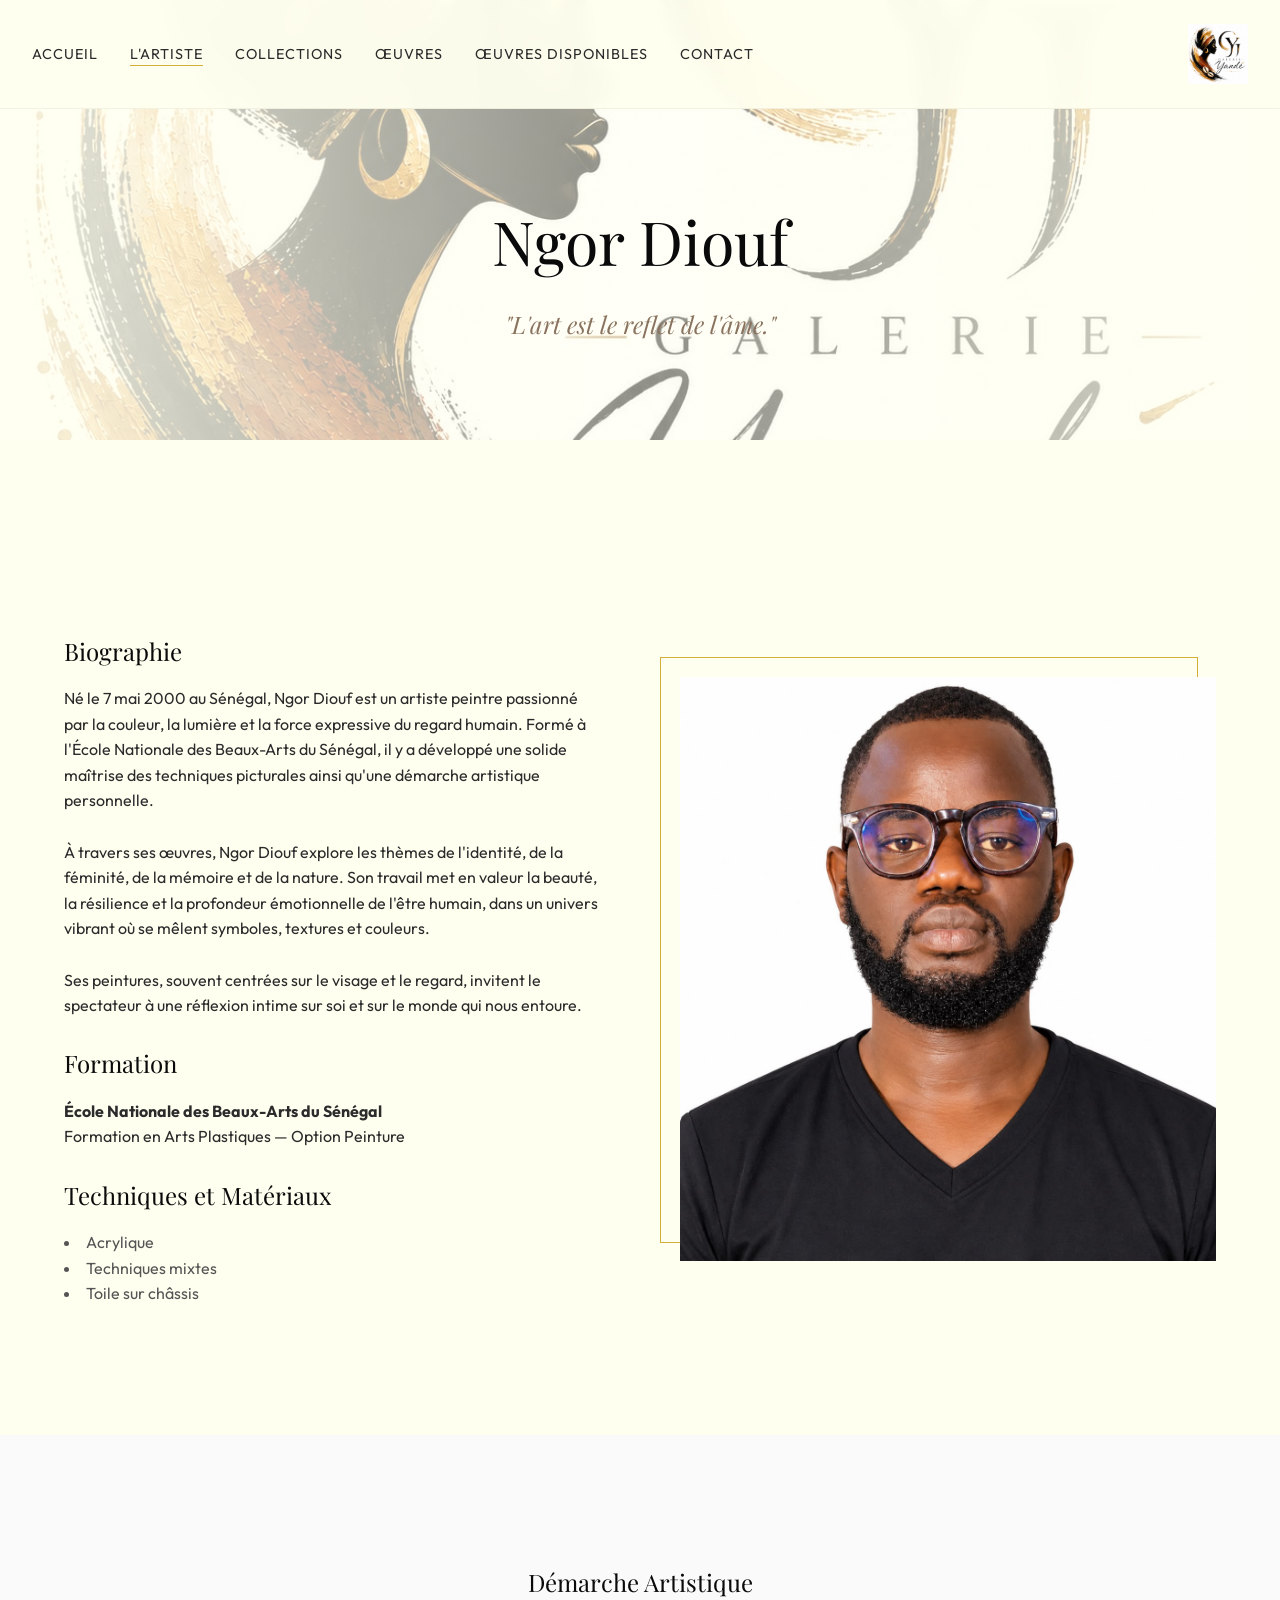
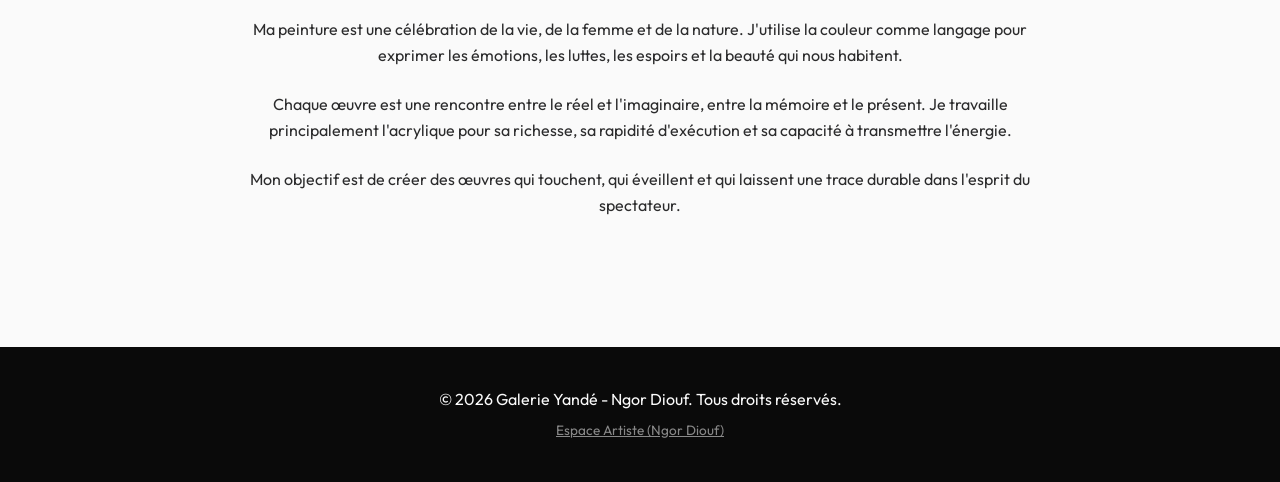
<file: artiste.html>
<!DOCTYPE html>
<html lang="fr">
<head>
    <meta charset="UTF-8">
    <meta name="viewport" content="width=device-width, initial-scale=1.0">
    <title>Ngor Diouf - L'Artiste | Galerie Yandé</title>
    <link rel="stylesheet" href="styles.css">
    <link href="https://fonts.googleapis.com/css2?family=Outfit:wght@300;400;500;600&family=Playfair+Display:ital,wght@0,400;0,600;1,400&display=swap" rel="stylesheet">
</head>
<body>
    <header class="site-header scrolled">
        <div class="header-container">
            <a href="index.html" class="logo">
                <img src="images/logo.jpeg" alt="Galerie Yandé">
            </a>
            <button class="menu-toggle" aria-label="Ouvrir le menu">
                <span></span><span></span><span></span>
            </button>
            <nav class="main-nav">
                <ul>
                    <li><a href="index.html">Accueil</a></li>
                    <li><a href="artiste.html" class="active">L'artiste</a></li>
                    <li><a href="collections.html">Collections</a></li>
                    <li><a href="oeuvres.html">Œuvres</a></li>
                    <li><a href="disponibles.html">Œuvres disponibles</a></li>
                    <li><a href="contact.html">Contact</a></li>
                </ul>
            </nav>
        </div>
    </header>

    <main>
        <section class="page-header">
            <div class="container text-center">
                <h1 class="page-title">Ngor Diouf</h1>
                <p style="font-family: var(--font-heading); font-size: 1.5rem; font-style: italic; color: var(--c-brown-subtle);">"L'art est le reflet de l'âme."</p>
            </div>
        </section>

        <section class="section">
            <div class="container">
                <div class="artist-preview-grid">
                    <div>
                        <h2>Biographie</h2>
                        <p>Né le 7 mai 2000 au Sénégal, Ngor Diouf est un artiste peintre passionné par la couleur, la lumière et la force expressive du regard humain. Formé à l'École Nationale des Beaux-Arts du Sénégal, il y a développé une solide maîtrise des techniques picturales ainsi qu'une démarche artistique personnelle.</p>
                        <br>
                        <p>À travers ses œuvres, Ngor Diouf explore les thèmes de l'identité, de la féminité, de la mémoire et de la nature. Son travail met en valeur la beauté, la résilience et la profondeur émotionnelle de l'être humain, dans un univers vibrant où se mêlent symboles, textures et couleurs.</p>
                        <br>
                        <p>Ses peintures, souvent centrées sur le visage et le regard, invitent le spectateur à une réflexion intime sur soi et sur le monde qui nous entoure.</p>
                        <br>
                        <h2>Formation</h2>
                        <p><strong>École Nationale des Beaux-Arts du Sénégal</strong><br>Formation en Arts Plastiques — Option Peinture</p>
                        <br>
                        <h2>Techniques et Matériaux</h2>
                        <ul style="list-style: inside; color: #555;">
                            <li>Acrylique</li>
                            <li>Techniques mixtes</li>
                            <li>Toile sur châssis</li>
                        </ul>
                    </div>
                    <div class="artist-preview-image">
                        <img src="images/photo%20ngor.jpeg" alt="Ngor Diouf - Artiste Peintre">
                    </div>
                </div>
            </div>
        </section>

        <section class="section bg-offwhite">
            <div class="container text-center" style="max-width: 800px;">
                <h2>Démarche Artistique</h2>
                <p style="margin-bottom: 1.5rem;">Ma peinture est une célébration de la vie, de la femme et de la nature. J'utilise la couleur comme langage pour exprimer les émotions, les luttes, les espoirs et la beauté qui nous habitent.</p>
                <p style="margin-bottom: 1.5rem;">Chaque œuvre est une rencontre entre le réel et l'imaginaire, entre la mémoire et le présent. Je travaille principalement l'acrylique pour sa richesse, sa rapidité d'exécution et sa capacité à transmettre l'énergie.</p>
                <p>Mon objectif est de créer des œuvres qui touchent, qui éveillent et qui laissent une trace durable dans l'esprit du spectateur.</p>
            </div>
        </section>
    </main>

    <footer class="site-footer" style="padding: 2.5rem 0;">
        <div class="container text-center">
            <p>&copy; 2026 Galerie Yandé - Ngor Diouf. Tous droits réservés.</p>
            <p style="margin-top: 0.5rem; font-size: 0.85rem;">
                <a href="admin.html" style="color: #888; text-decoration: underline;">Espace Artiste (Ngor Diouf)</a>
            </p>
        </div>
    </footer>
    <script src="script.js"></script>
</body>
</html>
</file>
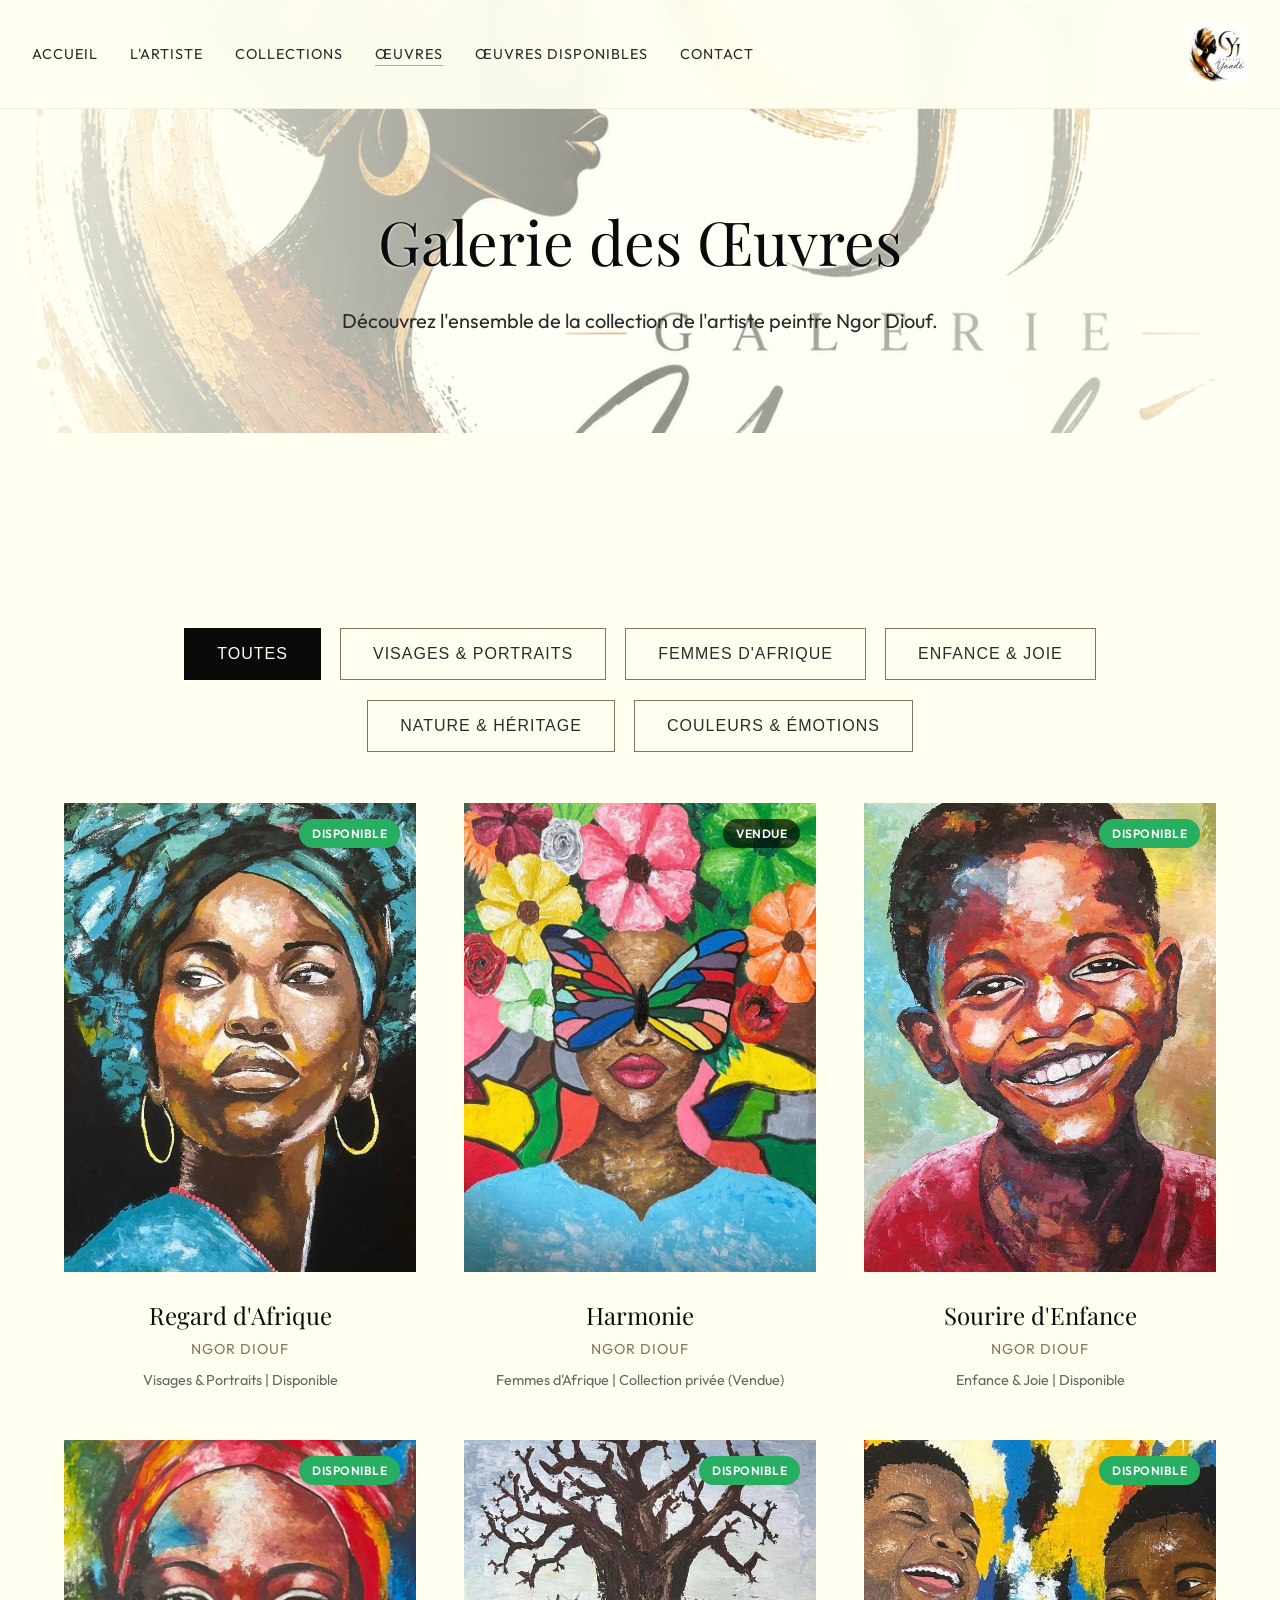
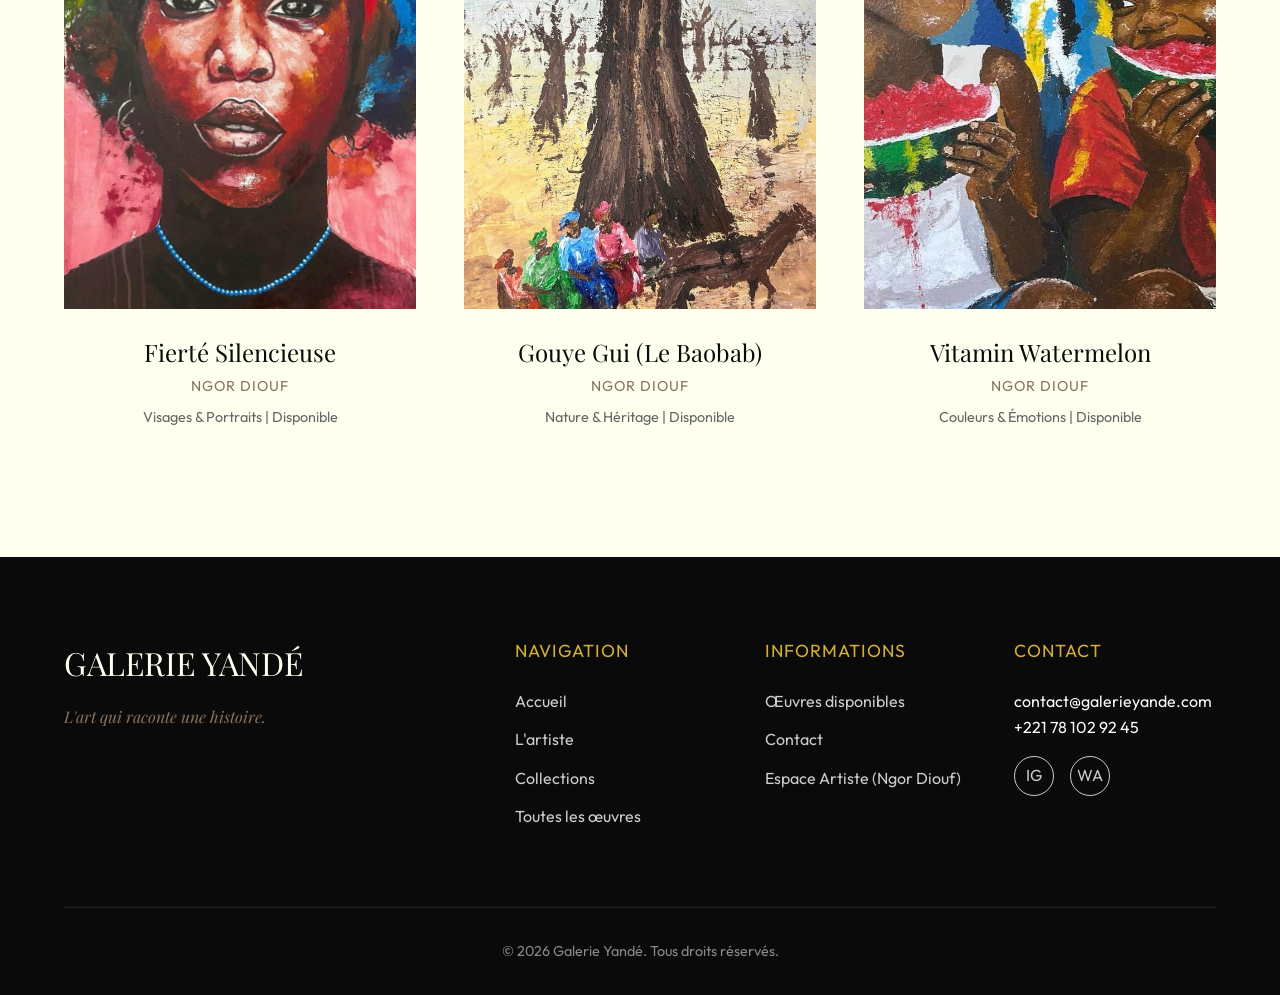
<file: boutique.html>
<!DOCTYPE html>
<html lang="fr">
<head>
    <meta charset="UTF-8">
    <meta http-equiv="refresh" content="0; url=oeuvres.html">
    <title>Redirection | Galerie Yandé - Ngor Diouf</title>
</head>
<body>
    <p>Redirection vers la galerie des œuvres... <a href="oeuvres.html">Cliquez ici si la redirection ne s'effectue pas</a>.</p>
    <script>
        window.location.href = "oeuvres.html";
    </script>
</body>
</html>
</file>
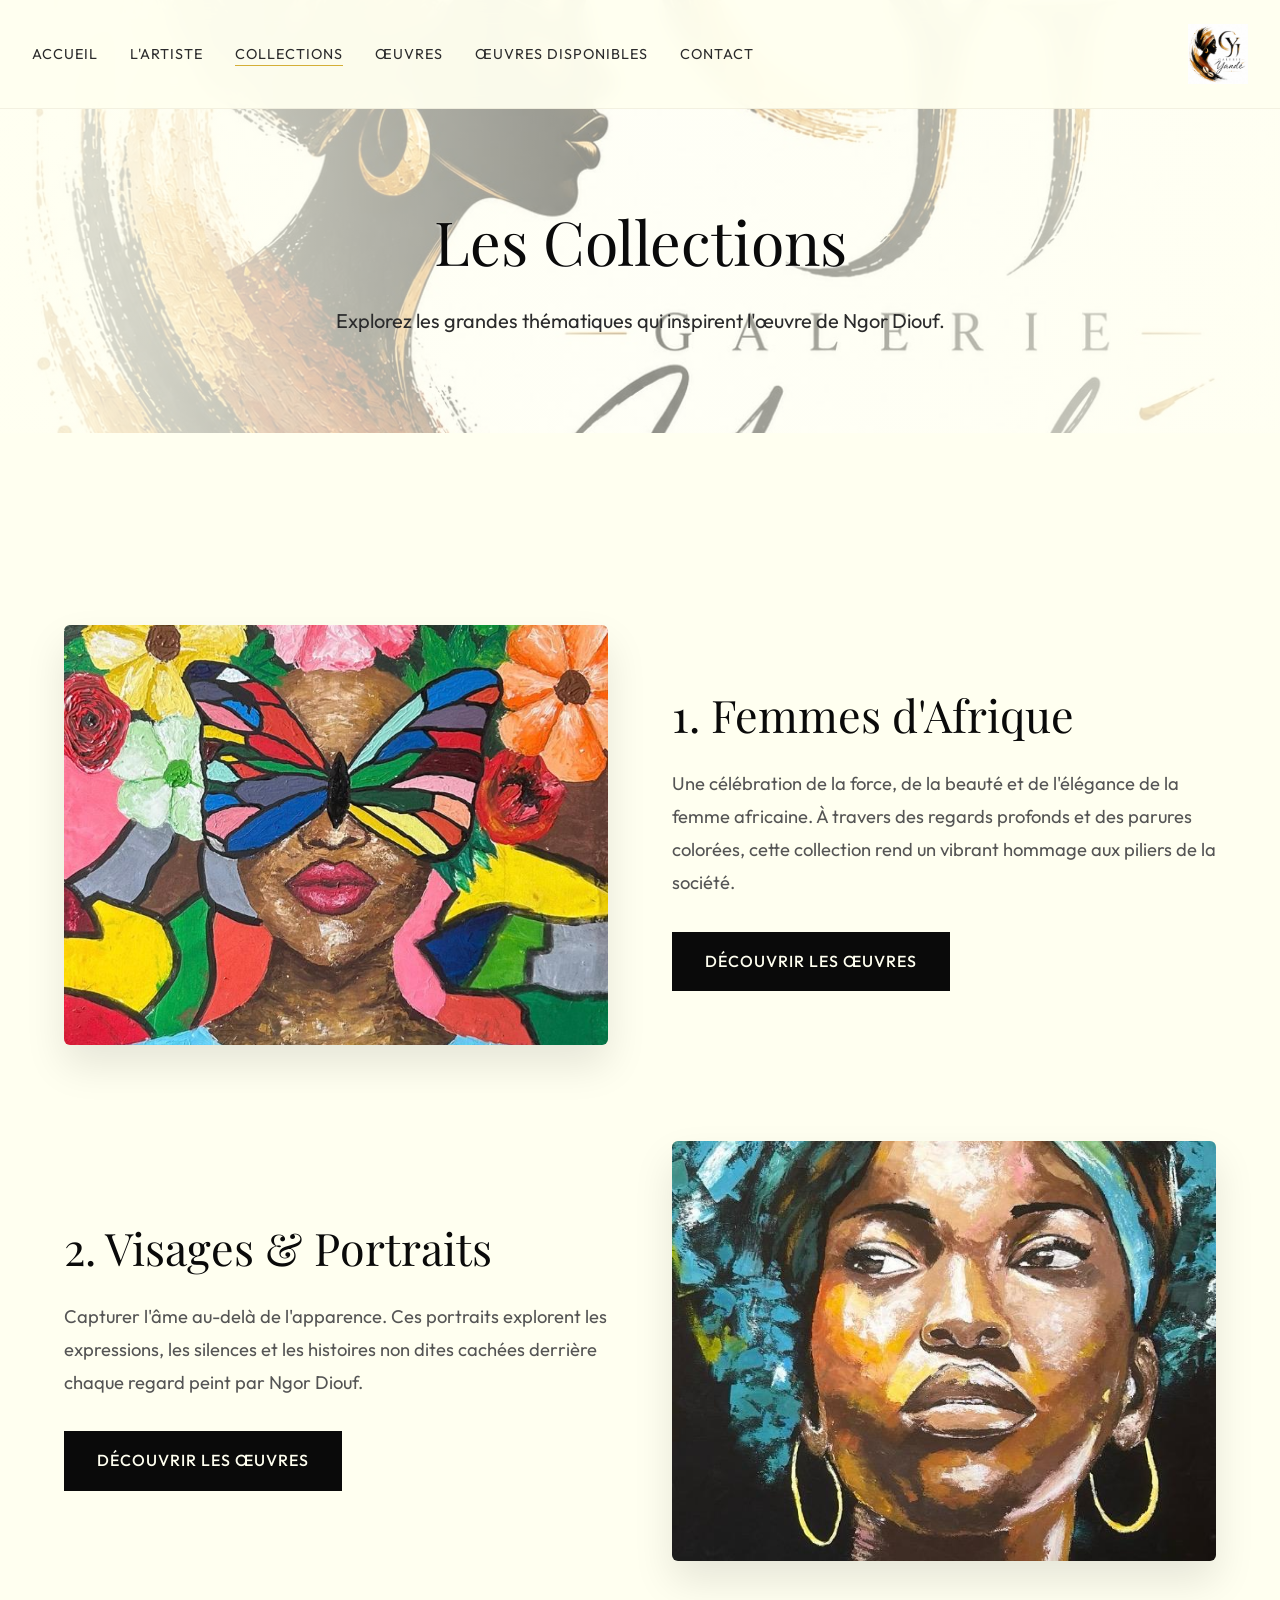
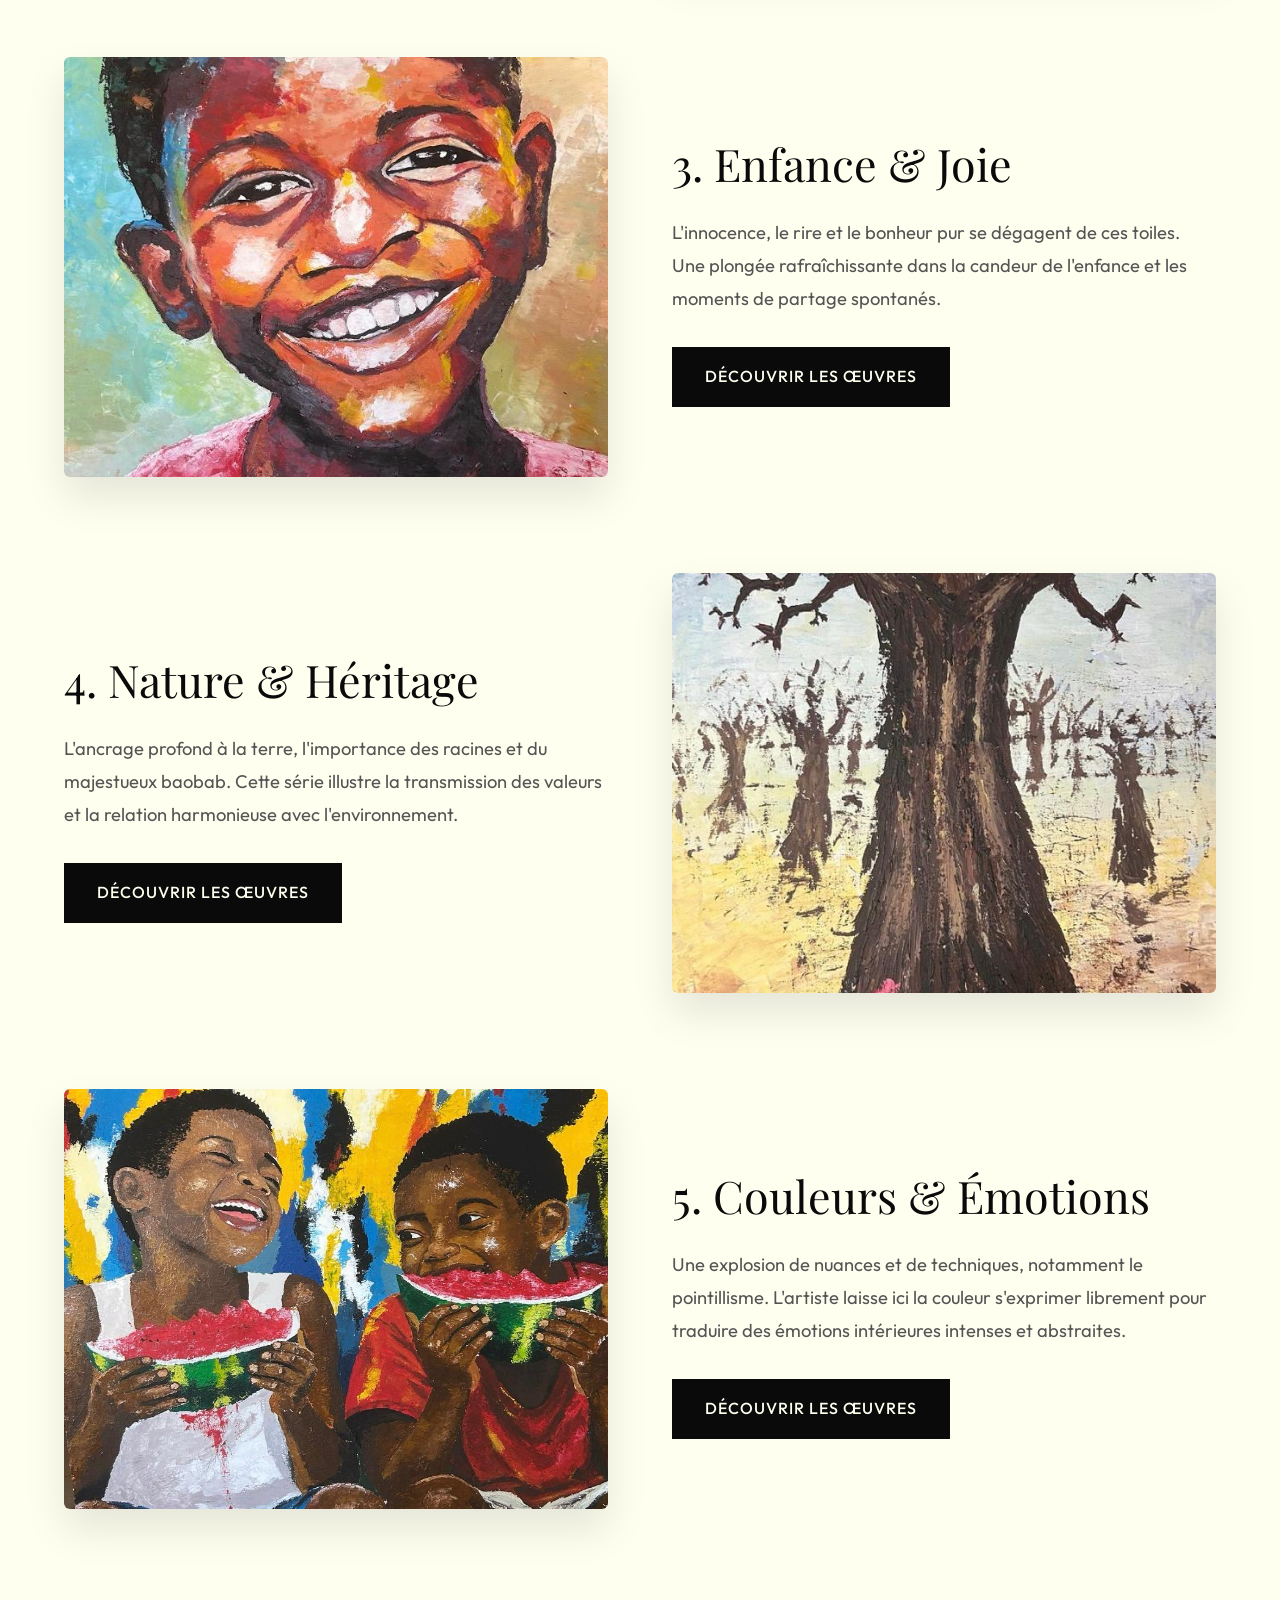
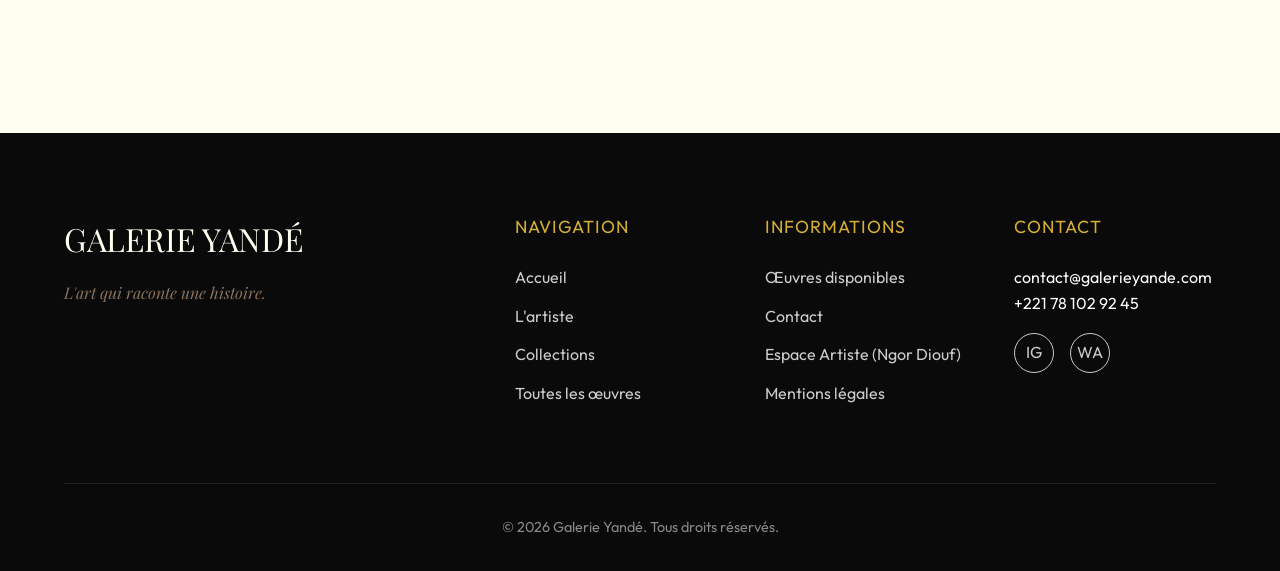
<file: collections.html>
<!DOCTYPE html>
<html lang="fr">
<head>
    <meta charset="UTF-8">
    <meta name="viewport" content="width=device-width, initial-scale=1.0">
    <title>Collections | Galerie Yandé - Ngor Diouf</title>
    <link rel="stylesheet" href="styles.css">
    <link href="https://fonts.googleapis.com/css2?family=Outfit:wght@300;400;500;600&family=Playfair+Display:ital,wght@0,400;0,600;1,400&display=swap" rel="stylesheet">
    <style>
        .collection-showcase {
            margin-bottom: 6rem;
            display: grid;
            grid-template-columns: 1fr 1fr;
            gap: 4rem;
            align-items: center;
        }
        .collection-showcase:nth-child(even) {
            direction: rtl;
        }
        .collection-showcase:nth-child(even) > * {
            direction: ltr;
        }
        .collection-image {
            position: relative;
            overflow: hidden;
            box-shadow: 0 20px 40px rgba(0,0,0,0.1);
            border-radius: 6px;
        }
        .collection-image img {
            width: 100%;
            height: 420px;
            object-fit: cover;
            transition: transform var(--transition-slow);
            display: block;
        }
        .collection-image:hover img {
            transform: scale(1.05);
        }
        .collection-details h2 {
            font-size: 2.8rem;
            margin-bottom: 1rem;
            font-family: var(--font-heading);
            color: var(--c-black);
        }
        .collection-details p {
            font-size: 1.15rem;
            margin-bottom: 2rem;
            color: #555;
            line-height: 1.8;
        }
        
        @media (max-width: 992px) {
            .collection-showcase {
                grid-template-columns: 1fr;
                gap: 2.5rem;
                direction: ltr !important;
                margin-bottom: 4rem;
            }
            .collection-image img {
                height: 320px;
            }
            .collection-details h2 {
                font-size: 2.2rem;
            }
        }
    </style>
</head>
<body>
    <header class="site-header">
        <div class="header-container">
            <a href="index.html" class="logo">
                <img src="images/logo.jpeg" alt="Galerie Yandé">
            </a>
            <button class="menu-toggle" aria-label="Ouvrir le menu">
                <span></span><span></span><span></span>
            </button>
            <nav class="main-nav">
                <ul>
                    <li><a href="index.html">Accueil</a></li>
                    <li><a href="artiste.html">L'artiste</a></li>
                    <li><a href="collections.html" class="active">Collections</a></li>
                    <li><a href="oeuvres.html">Œuvres</a></li>
                    <li><a href="disponibles.html">Œuvres disponibles</a></li>
                    <li><a href="contact.html">Contact</a></li>
                </ul>
            </nav>
        </div>
    </header>

    <main>
        <section class="page-header">
            <div class="container text-center">
                <h1 class="page-title">Les Collections</h1>
                <p>Explorez les grandes thématiques qui inspirent l'œuvre de Ngor Diouf.</p>
            </div>
        </section>

        <section class="section pt-0">
            <div class="container" id="collectionsListContainer">
                
                <!-- Collection 1 -->
                <div class="collection-showcase">
                    <div class="collection-image">
                        <a href="oeuvres.html?collection=Femmes%20d'Afrique">
                            <img src="images/WhatsApp%20Image%202026-10-10%20at%2018.20.07.jpeg" alt="Femmes d'Afrique" loading="lazy">
                        </a>
                    </div>
                    <div class="collection-details">
                        <h2>1. Femmes d'Afrique</h2>
                        <p>Une célébration de la force, de la beauté et de l'élégance de la femme africaine. À travers des regards profonds et des parures colorées, cette collection rend un vibrant hommage aux piliers de la société.</p>
                        <a href="oeuvres.html?collection=Femmes%20d'Afrique" class="btn btn-primary">Découvrir les œuvres</a>
                    </div>
                </div>

                <!-- Collection 2 -->
                <div class="collection-showcase">
                    <div class="collection-image">
                        <a href="oeuvres.html?collection=Visages%20%26%20Portraits">
                            <img src="images/Regard%20d'Afrique.jpeg" alt="Visages & Portraits" loading="lazy">
                        </a>
                    </div>
                    <div class="collection-details">
                        <h2>2. Visages & Portraits</h2>
                        <p>Capturer l'âme au-delà de l'apparence. Ces portraits explorent les expressions, les silences et les histoires non dites cachées derrière chaque regard peint par Ngor Diouf.</p>
                        <a href="oeuvres.html?collection=Visages%20%26%20Portraits" class="btn btn-primary">Découvrir les œuvres</a>
                    </div>
                </div>

                <!-- Collection 3 -->
                <div class="collection-showcase">
                    <div class="collection-image">
                        <a href="oeuvres.html?collection=Enfance%20%26%20Joie">
                            <img src="images/Sourire%20d'Enfance.jpeg" alt="Enfance & Joie" loading="lazy">
                        </a>
                    </div>
                    <div class="collection-details">
                        <h2>3. Enfance & Joie</h2>
                        <p>L'innocence, le rire et le bonheur pur se dégagent de ces toiles. Une plongée rafraîchissante dans la candeur de l'enfance et les moments de partage spontanés.</p>
                        <a href="oeuvres.html?collection=Enfance%20%26%20Joie" class="btn btn-primary">Découvrir les œuvres</a>
                    </div>
                </div>

                <!-- Collection 4 -->
                <div class="collection-showcase">
                    <div class="collection-image">
                        <a href="oeuvres.html?collection=Nature%20%26%20H%C3%A9ritage">
                            <img src="images/GOUYE GUI" alt="Nature & Héritage" loading="lazy">
                        </a>
                    </div>
                    <div class="collection-details">
                        <h2>4. Nature & Héritage</h2>
                        <p>L'ancrage profond à la terre, l'importance des racines et du majestueux baobab. Cette série illustre la transmission des valeurs et la relation harmonieuse avec l'environnement.</p>
                        <a href="oeuvres.html?collection=Nature%20%26%20H%C3%A9ritage" class="btn btn-primary">Découvrir les œuvres</a>
                    </div>
                </div>

                <!-- Collection 5 -->
                <div class="collection-showcase">
                    <div class="collection-image">
                        <a href="oeuvres.html?collection=Couleurs%20%26%20%C3%89motions">
                            <img src="images/VITAMIN WATERMELON" alt="Couleurs & Émotions" loading="lazy">
                        </a>
                    </div>
                    <div class="collection-details">
                        <h2>5. Couleurs & Émotions</h2>
                        <p>Une explosion de nuances et de techniques, notamment le pointillisme. L'artiste laisse ici la couleur s'exprimer librement pour traduire des émotions intérieures intenses et abstraites.</p>
                        <a href="oeuvres.html?collection=Couleurs%20%26%20%C3%89motions" class="btn btn-primary">Découvrir les œuvres</a>
                    </div>
                </div>

            </div>
        </section>
    </main>

    <footer class="site-footer">
        <div class="container">
            <div class="footer-grid">
                <div class="footer-brand">
                    <h2>GALERIE YANDÉ</h2>
                    <p>L'art qui raconte une histoire.</p>
                </div>
                <div class="footer-links">
                    <h3>Navigation</h3>
                    <ul>
                        <li><a href="index.html">Accueil</a></li>
                        <li><a href="artiste.html">L'artiste</a></li>
                        <li><a href="collections.html">Collections</a></li>
                        <li><a href="oeuvres.html">Toutes les œuvres</a></li>
                    </ul>
                </div>
                <div class="footer-links">
                    <h3>Informations</h3>
                    <ul>
                        <li><a href="disponibles.html">Œuvres disponibles</a></li>
                        <li><a href="contact.html">Contact</a></li>
                        <li><a href="admin.html">Espace Artiste (Ngor Diouf)</a></li>
                        <li><a href="#">Mentions légales</a></li>
                    </ul>
                </div>
                <div class="footer-contact">
                    <h3>Contact</h3>
                    <p>contact@galerieyande.com</p>
                    <p>+221 78 102 92 45</p>
                    <div class="social-links">
                        <a href="https://instagram.com/ngor_diouf" aria-label="Instagram">IG</a>
                        <a href="https://wa.me/221781029245" aria-label="WhatsApp">WA</a>
                    </div>
                </div>
            </div>
            <div class="footer-bottom">
                <p>&copy; 2026 Galerie Yandé. Tous droits réservés.</p>
            </div>
        </div>
    </footer>

    <script src="artworks.js"></script>
    <script src="script.js"></script>
    <script>
        document.addEventListener('DOMContentLoaded', () => {
            const container = document.getElementById('collectionsListContainer');
            if (!container) return;

            try {
                if (typeof getCollections === 'function') {
                    const collections = getCollections();
                    if (collections && collections.length > 0) {
                        container.innerHTML = '';
                        collections.forEach((col, index) => {
                            const showcase = document.createElement('div');
                            showcase.className = 'collection-showcase';
                            const safeTitle = col.title || 'Collection';
                            const safeDesc = col.description || "Une série poétique explorant les émotions et l'art contemporain de Ngor Diouf.";
                            const safeImg = col.image || 'images/logo.jpeg';
                            const safeUrl = 'oeuvres.html?collection=' + encodeURIComponent(safeTitle);

                            showcase.innerHTML = `
                                <div class="collection-image">
                                    <a href="${safeUrl}">
                                        <img src="${safeImg}" alt="${safeTitle}" loading="lazy" onerror="this.src='images/logo.jpeg'">
                                    </a>
                                </div>
                                <div class="collection-details">
                                    <h2>${index + 1}. ${safeTitle}</h2>
                                    <p>${safeDesc}</p>
                                    <a href="${safeUrl}" class="btn btn-primary">Découvrir les œuvres</a>
                                </div>
                            `;
                            container.appendChild(showcase);
                        });
                    }
                }
            } catch (err) {
                console.error("Erreur chargement collections:", err);
            }
        });
    </script>
</body>
</html>
</file>
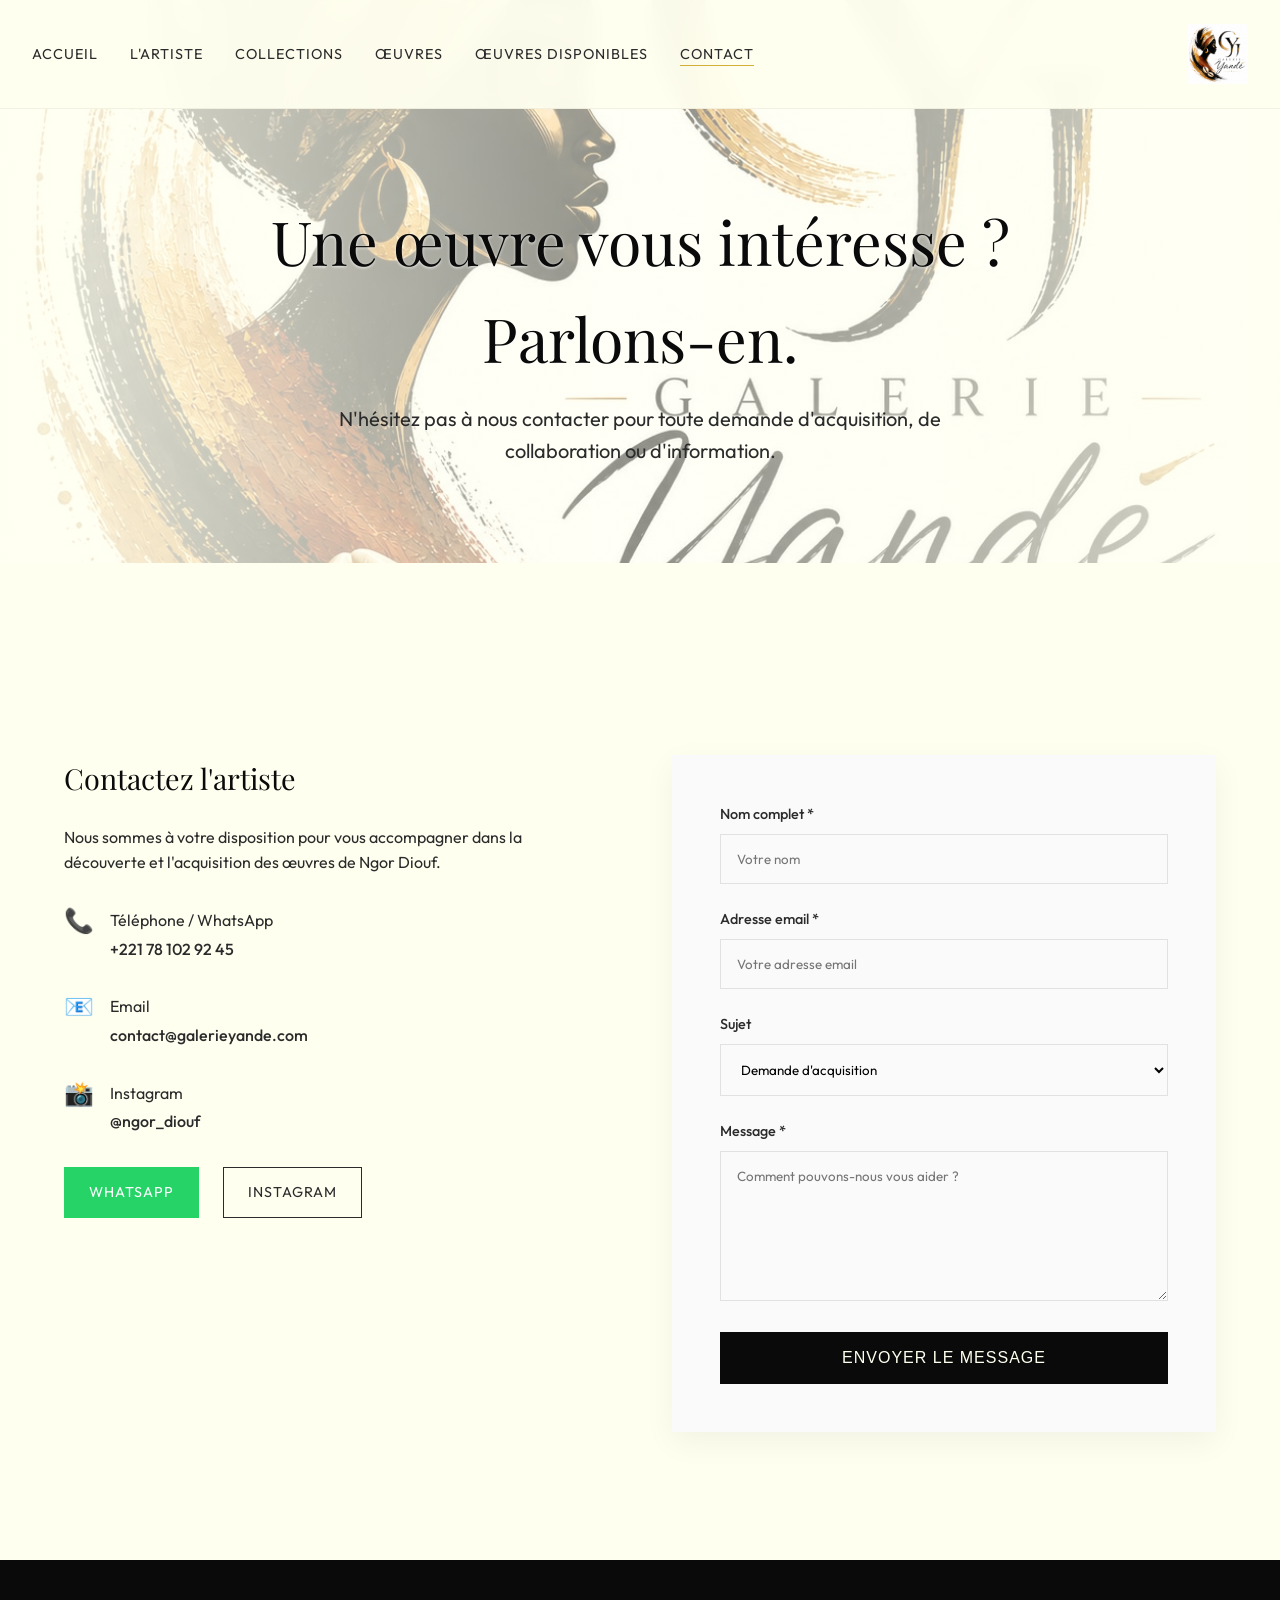
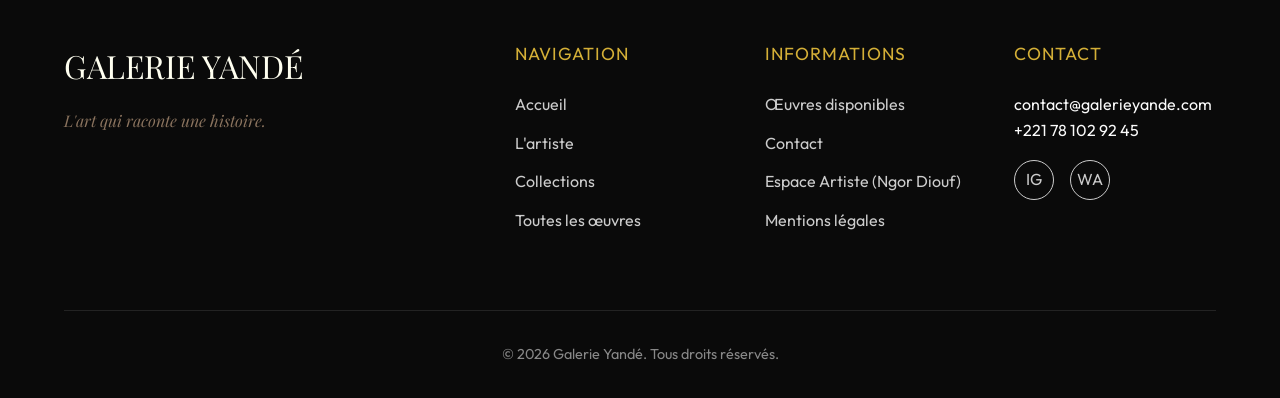
<file: contact.html>
<!DOCTYPE html>
<html lang="fr">
<head>
    <meta charset="UTF-8">
    <meta name="viewport" content="width=device-width, initial-scale=1.0">
    <title>Contact | Galerie Yandé - Ngor Diouf</title>
    <link rel="stylesheet" href="styles.css">
    <link href="https://fonts.googleapis.com/css2?family=Outfit:wght@300;400;500;600&family=Playfair+Display:ital,wght@0,400;0,600;1,400&display=swap" rel="stylesheet">
    <style>
        .contact-grid {
            display: grid;
            grid-template-columns: 1fr 1fr;
            gap: 4rem;
        }
        .contact-info {
            padding-right: 2rem;
        }
        .contact-info h3 {
            margin-bottom: 1.5rem;
            font-size: 1.8rem;
        }
        .contact-detail {
            margin-bottom: 2rem;
            display: flex;
            align-items: flex-start;
            gap: 1rem;
        }
        .contact-icon {
            font-size: 1.5rem;
            color: var(--c-gold);
            line-height: 1;
        }
        .contact-text p {
            margin-bottom: 0.2rem;
        }
        .contact-text a {
            color: var(--c-anthracite);
            font-weight: 500;
        }
        .contact-text a:hover {
            color: var(--c-brown-subtle);
        }
        
        .contact-form {
            background-color: var(--c-offwhite);
            padding: 3rem;
            box-shadow: 0 10px 30px rgba(0,0,0,0.05);
        }
        .form-group {
            margin-bottom: 1.5rem;
        }
        .form-group label {
            display: block;
            margin-bottom: 0.5rem;
            font-weight: 500;
            font-size: 0.9rem;
            color: var(--c-anthracite);
        }
        .form-control {
            width: 100%;
            padding: 1rem;
            border: 1px solid rgba(0,0,0,0.1);
            background-color: transparent;
            font-family: inherit;
            transition: border-color var(--transition-fast);
        }
        .form-control:focus {
            outline: none;
            border-color: var(--c-brown-subtle);
        }
        textarea.form-control {
            resize: vertical;
            min-height: 150px;
        }
        .social-large {
            display: flex;
            gap: 1.5rem;
            margin-top: 2rem;
        }
        .social-large a {
            display: flex;
            align-items: center;
            gap: 0.5rem;
            padding: 0.8rem 1.5rem;
            border: 1px solid var(--c-anthracite);
            text-transform: uppercase;
            font-size: 0.9rem;
            letter-spacing: 1px;
        }
        .social-large a:hover {
            background-color: var(--c-anthracite);
            color: var(--c-offwhite);
        }
        .social-large a.btn-whatsapp {
            background-color: #25D366;
            color: white;
            border-color: #25D366;
        }
        .social-large a.btn-whatsapp:hover {
            background-color: #1ebe58;
        }

        @media (max-width: 768px) {
            .contact-grid {
                grid-template-columns: 1fr;
            }
            .contact-form {
                padding: 2rem;
            }
        }
    </style>
</head>
<body>
    <header class="site-header scrolled">
        <div class="header-container">
            <a href="index.html" class="logo">
                <img src="images/logo.jpeg" alt="Galerie Yandé">
            </a>
            <button class="menu-toggle" aria-label="Ouvrir le menu">
                <span></span><span></span><span></span>
            </button>
            <nav class="main-nav">
                <ul>
                    <li><a href="index.html">Accueil</a></li>
                    <li><a href="artiste.html">L'artiste</a></li>
                    <li><a href="collections.html">Collections</a></li>
                    <li><a href="oeuvres.html">Œuvres</a></li>
                    <li><a href="disponibles.html">Œuvres disponibles</a></li>
                    <li><a href="contact.html" class="active">Contact</a></li>
                </ul>
            </nav>
        </div>
    </header>

    <main>
        <section class="page-header">
            <div class="container text-center">
                <h1 class="page-title">Une œuvre vous intéresse ? Parlons-en.</h1>
                <p>N'hésitez pas à nous contacter pour toute demande d'acquisition, de collaboration ou d'information.</p>
            </div>
        </section>

        <section class="section pt-0">
            <div class="container contact-grid">
                
                <div class="contact-info">
                    <h3>Contactez l'artiste</h3>
                    <p style="margin-bottom: 2rem;">Nous sommes à votre disposition pour vous accompagner dans la découverte et l'acquisition des œuvres de Ngor Diouf.</p>
                    
                    <div class="contact-detail">
                        <div class="contact-icon">📞</div>
                        <div class="contact-text">
                            <p>Téléphone / WhatsApp</p>
                            <a href="tel:+221781029245">+221 78 102 92 45</a>
                        </div>
                    </div>
                    
                    <div class="contact-detail">
                        <div class="contact-icon">📧</div>
                        <div class="contact-text">
                            <p>Email</p>
                            <a href="mailto:contact@galerieyande.com">contact@galerieyande.com</a>
                        </div>
                    </div>

                    <div class="contact-detail">
                        <div class="contact-icon">📸</div>
                        <div class="contact-text">
                            <p>Instagram</p>
                            <a href="https://instagram.com/ngor_diouf" target="_blank">@ngor_diouf</a>
                        </div>
                    </div>

                    <div class="social-large">
                        <a href="https://wa.me/221781029245" target="_blank" class="btn-whatsapp">WhatsApp</a>
                        <a href="https://instagram.com/ngor_diouf" target="_blank">Instagram</a>
                    </div>
                </div>

                <div class="contact-form">
                    <form action="#" method="POST">
                        <div class="form-group">
                            <label for="name">Nom complet *</label>
                            <input type="text" id="name" name="name" class="form-control" required placeholder="Votre nom">
                        </div>
                        
                        <div class="form-group">
                            <label for="email">Adresse email *</label>
                            <input type="email" id="email" name="email" class="form-control" required placeholder="Votre adresse email">
                        </div>
                        
                        <div class="form-group">
                            <label for="subject">Sujet</label>
                            <select id="subject" name="subject" class="form-control">
                                <option value="acquisition">Demande d'acquisition</option>
                                <option value="info">Demande d'information</option>
                                <option value="collab">Proposition de collaboration</option>
                                <option value="other">Autre</option>
                            </select>
                        </div>
                        
                        <div class="form-group">
                            <label for="message">Message *</label>
                            <textarea id="message" name="message" class="form-control" required placeholder="Comment pouvons-nous vous aider ?"></textarea>
                        </div>
                        
                        <button type="submit" class="btn btn-primary" style="width: 100%;">Envoyer le message</button>
                    </form>
                </div>

            </div>
        </section>
    </main>

    <footer class="site-footer">
        <div class="container">
            <div class="footer-grid">
                <div class="footer-brand">
                    <h2>GALERIE YANDÉ</h2>
                    <p>L'art qui raconte une histoire.</p>
                </div>
                <div class="footer-links">
                    <h3>Navigation</h3>
                    <ul>
                        <li><a href="index.html">Accueil</a></li>
                        <li><a href="artiste.html">L'artiste</a></li>
                        <li><a href="collections.html">Collections</a></li>
                        <li><a href="oeuvres.html">Toutes les œuvres</a></li>
                    </ul>
                </div>
                <div class="footer-links">
                    <h3>Informations</h3>
                    <ul>
                        <li><a href="disponibles.html">Œuvres disponibles</a></li>
                        <li><a href="contact.html">Contact</a></li>
                        <li><a href="admin.html">Espace Artiste (Ngor Diouf)</a></li>
                        <li><a href="#">Mentions légales</a></li>
                    </ul>
                </div>
                <div class="footer-contact">
                    <h3>Contact</h3>
                    <p>contact@galerieyande.com</p>
                    <p>+221 78 102 92 45</p>
                    <div class="social-links">
                        <a href="https://instagram.com/ngor_diouf" aria-label="Instagram">IG</a>
                        <a href="https://wa.me/221781029245" aria-label="WhatsApp">WA</a>
                    </div>
                </div>
            </div>
            <div class="footer-bottom">
                <p>&copy; 2026 Galerie Yandé. Tous droits réservés.</p>
            </div>
        </div>
    </footer>
    <script src="script.js"></script>
</body>
</html>
</file>
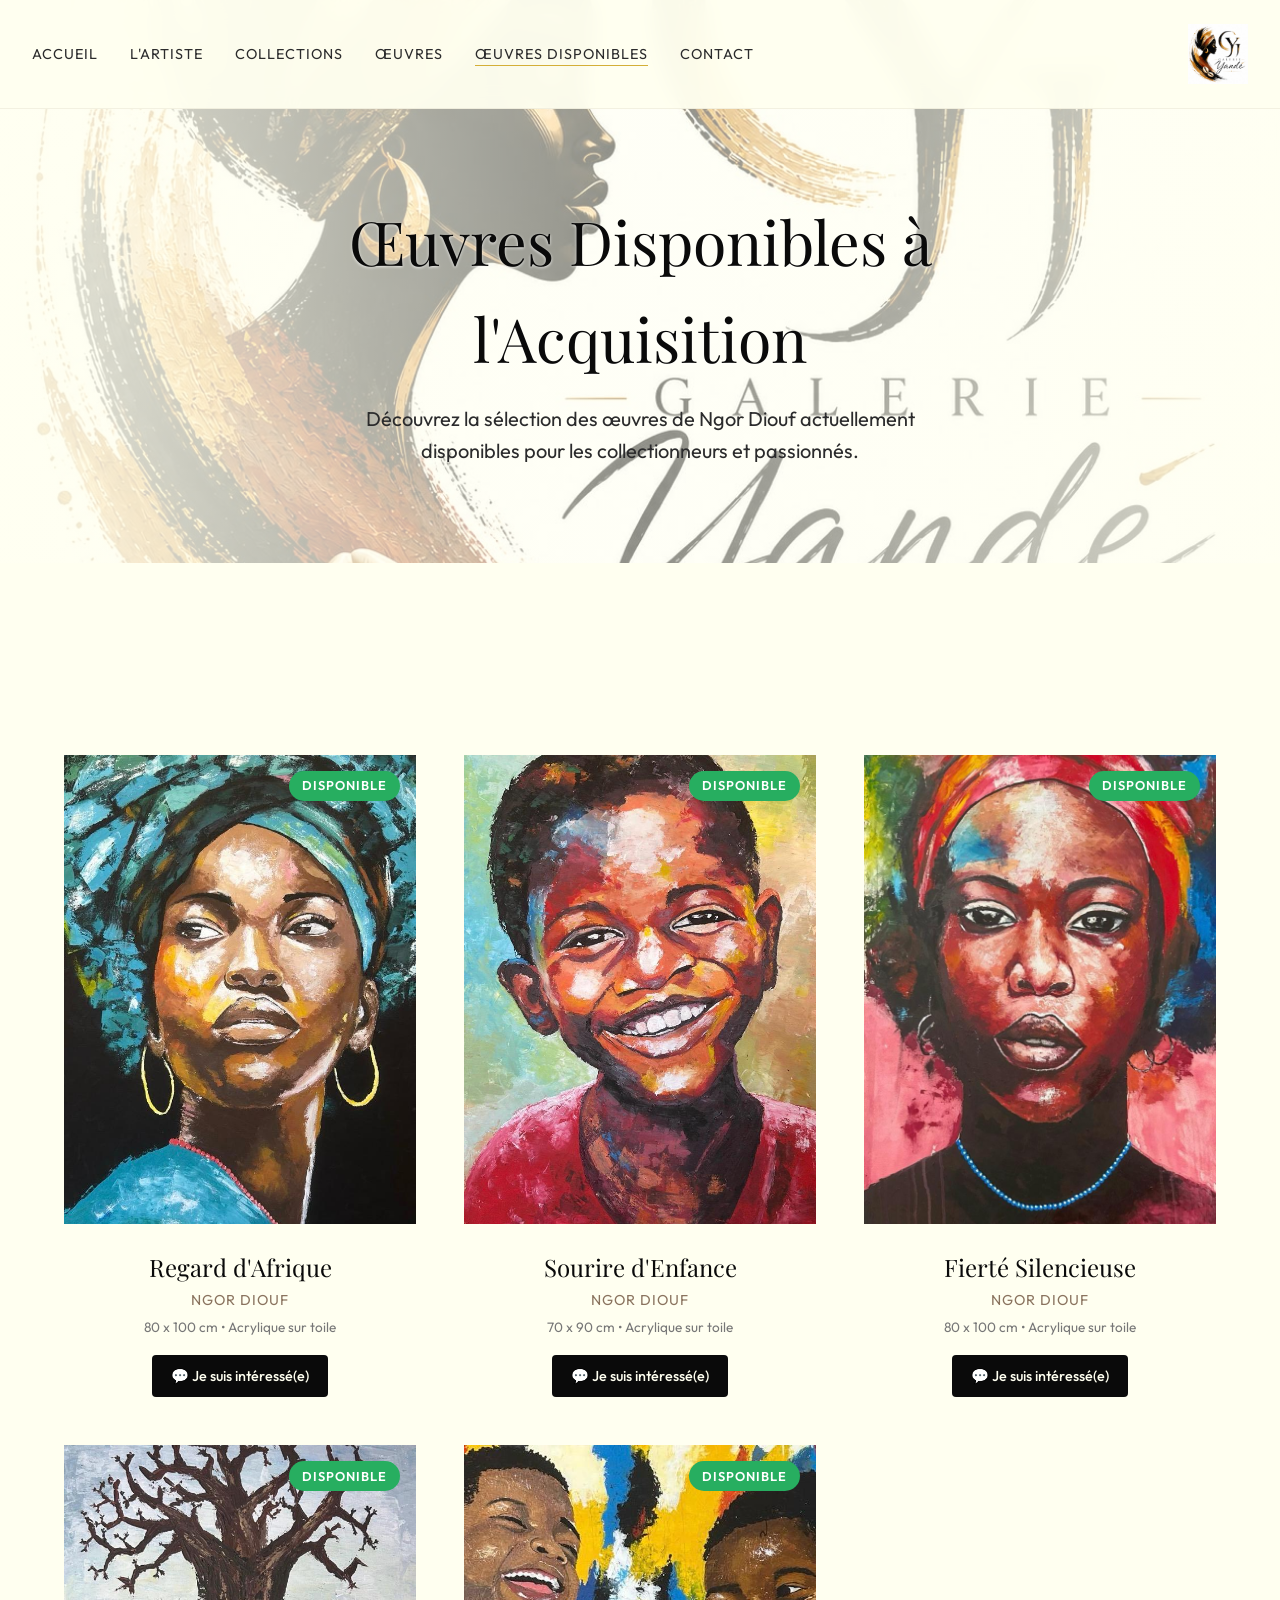
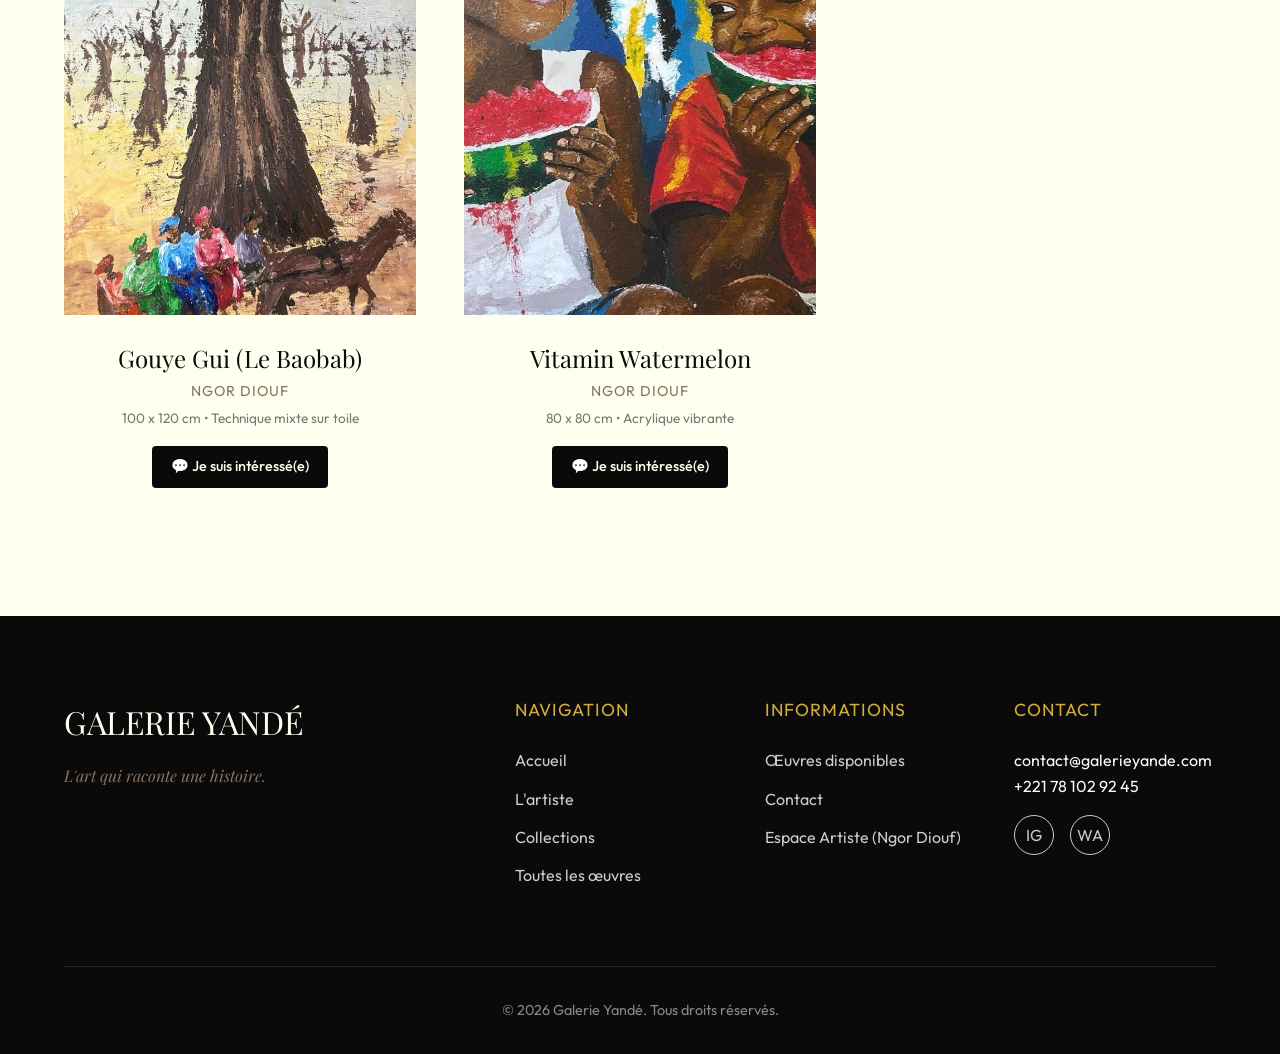
<file: disponibles.html>
<!DOCTYPE html>
<html lang="fr">
<head>
    <meta charset="UTF-8">
    <meta name="viewport" content="width=device-width, initial-scale=1.0">
    <title>Œuvres Disponibles | Galerie Yandé - Ngor Diouf</title>
    <link rel="stylesheet" href="styles.css">
    <link href="https://fonts.googleapis.com/css2?family=Outfit:wght@300;400;500;600&family=Playfair+Display:ital,wght@0,400;0,600;1,400&display=swap" rel="stylesheet">
    <style>
        .availability-badge {
            position: absolute;
            top: 1rem;
            right: 1rem;
            background-color: #27ae60;
            color: #fff;
            padding: 0.3rem 0.8rem;
            font-size: 0.8rem;
            font-weight: 600;
            text-transform: uppercase;
            letter-spacing: 1px;
            border-radius: 20px;
            z-index: 2;
        }
        .btn-interest {
            display: inline-block;
            margin-top: 1rem;
            padding: 0.6rem 1.2rem;
            background-color: var(--c-black);
            color: var(--c-ivory);
            border-radius: 4px;
            font-size: 0.9rem;
            font-weight: 500;
            transition: all var(--transition-fast);
        }
        .btn-interest:hover {
            background-color: var(--c-gold);
            color: var(--c-black);
        }
    </style>
</head>
<body>
    <header class="site-header scrolled">
        <div class="header-container">
            <a href="index.html" class="logo">
                <img src="images/logo.jpeg" alt="Galerie Yandé">
            </a>
            <button class="menu-toggle" aria-label="Ouvrir le menu">
                <span></span><span></span><span></span>
            </button>
            <nav class="main-nav">
                <ul>
                    <li><a href="index.html">Accueil</a></li>
                    <li><a href="artiste.html">L'artiste</a></li>
                    <li><a href="collections.html">Collections</a></li>
                    <li><a href="oeuvres.html">Œuvres</a></li>
                    <li><a href="disponibles.html" class="active">Œuvres disponibles</a></li>
                    <li><a href="contact.html">Contact</a></li>
                </ul>
            </nav>
        </div>
    </header>

    <main>
        <section class="page-header">
            <div class="container text-center">
                <h1 class="page-title">Œuvres Disponibles à l'Acquisition</h1>
                <p>Découvrez la sélection des œuvres de Ngor Diouf actuellement disponibles pour les collectionneurs et passionnés.</p>
            </div>
        </section>

        <section class="section pt-0">
            <div class="container">
                <div id="disponiblesContainer" class="grid-3">
                    <!-- Les œuvres disponibles seront injectées ici dynamiquement -->
                </div>
            </div>
        </section>
    </main>

    <footer class="site-footer">
        <div class="container">
            <div class="footer-grid">
                <div class="footer-brand">
                    <h2>GALERIE YANDÉ</h2>
                    <p>L'art qui raconte une histoire.</p>
                </div>
                <div class="footer-links">
                    <h3>Navigation</h3>
                    <ul>
                        <li><a href="index.html">Accueil</a></li>
                        <li><a href="artiste.html">L'artiste</a></li>
                        <li><a href="collections.html">Collections</a></li>
                        <li><a href="oeuvres.html">Toutes les œuvres</a></li>
                    </ul>
                </div>
                <div class="footer-links">
                    <h3>Informations</h3>
                    <ul>
                        <li><a href="disponibles.html">Œuvres disponibles</a></li>
                        <li><a href="contact.html">Contact</a></li>
                        <li><a href="admin.html">Espace Artiste (Ngor Diouf)</a></li>
                    </ul>
                </div>
                <div class="footer-contact">
                    <h3>Contact</h3>
                    <p>contact@galerieyande.com</p>
                    <p>+221 78 102 92 45</p>
                    <div class="social-links">
                        <a href="https://instagram.com/ngor_diouf" aria-label="Instagram">IG</a>
                        <a href="https://wa.me/221781029245" aria-label="WhatsApp">WA</a>
                    </div>
                </div>
            </div>
            <div class="footer-bottom">
                <p>&copy; 2026 Galerie Yandé. Tous droits réservés.</p>
            </div>
        </div>
    </footer>

    <script src="artworks.js"></script>
    <script src="script.js"></script>
    <script>
        document.addEventListener('DOMContentLoaded', () => {
            const artworks = getArtworks();
            const container = document.getElementById('disponiblesContainer');
            const disponibles = artworks.filter(a => a.status === 'disponible');

            if (disponibles.length === 0) {
                container.innerHTML = `
                    <div style="grid-column: 1/-1; text-align: center; padding: 4rem 1rem;">
                        <h3>Toutes les œuvres actuelles ont trouvé acquéreur.</h3>
                        <p style="color: #666; margin-top: 1rem;">Revenez très bientôt ou contactez directement Ngor Diouf pour une commande sur mesure.</p>
                        <a href="contact.html" class="btn btn-primary" style="margin-top: 1.5rem; display: inline-block;">Contacter l'artiste</a>
                    </div>
                `;
                return;
            }

            container.innerHTML = '';
            disponibles.forEach(art => {
                const article = document.createElement('article');
                article.className = 'artwork-card';
                article.style.position = 'relative';

                const waMessage = encodeURIComponent(`Bonjour, je suis intéressé(e) par l'œuvre '${art.title}' de Ngor Diouf.`);

                article.innerHTML = `
                    <div class="availability-badge">Disponible</div>
                    <div class="artwork-image-wrapper" onclick="window.location.href='oeuvre-detail.html?id=${encodeURIComponent(art.id)}'" style="cursor: pointer;">
                        <img src="${art.image}" alt="${art.title}" loading="lazy" onerror="this.src='images/logo.jpeg'">
                    </div>
                    <div class="artwork-info text-center">
                        <h3 class="artwork-title" style="cursor: pointer;" onclick="window.location.href='oeuvre-detail.html?id=${encodeURIComponent(art.id)}'">${art.title}</h3>
                        <p class="artwork-artist">${art.artist || 'Ngor Diouf'}</p>
                        <p style="font-size: 0.85rem; color: #777; margin-top: 0.3rem;">${art.dimensions || ''} ${art.dimensions && art.technique ? '•' : ''} ${art.technique || ''}</p>
                        <a href="https://wa.me/221781029245?text=${waMessage}" target="_blank" class="btn-interest">💬 Je suis intéressé(e)</a>
                    </div>
                `;
                container.appendChild(article);
            });
        });
    </script>
</body>
</html>
</file>
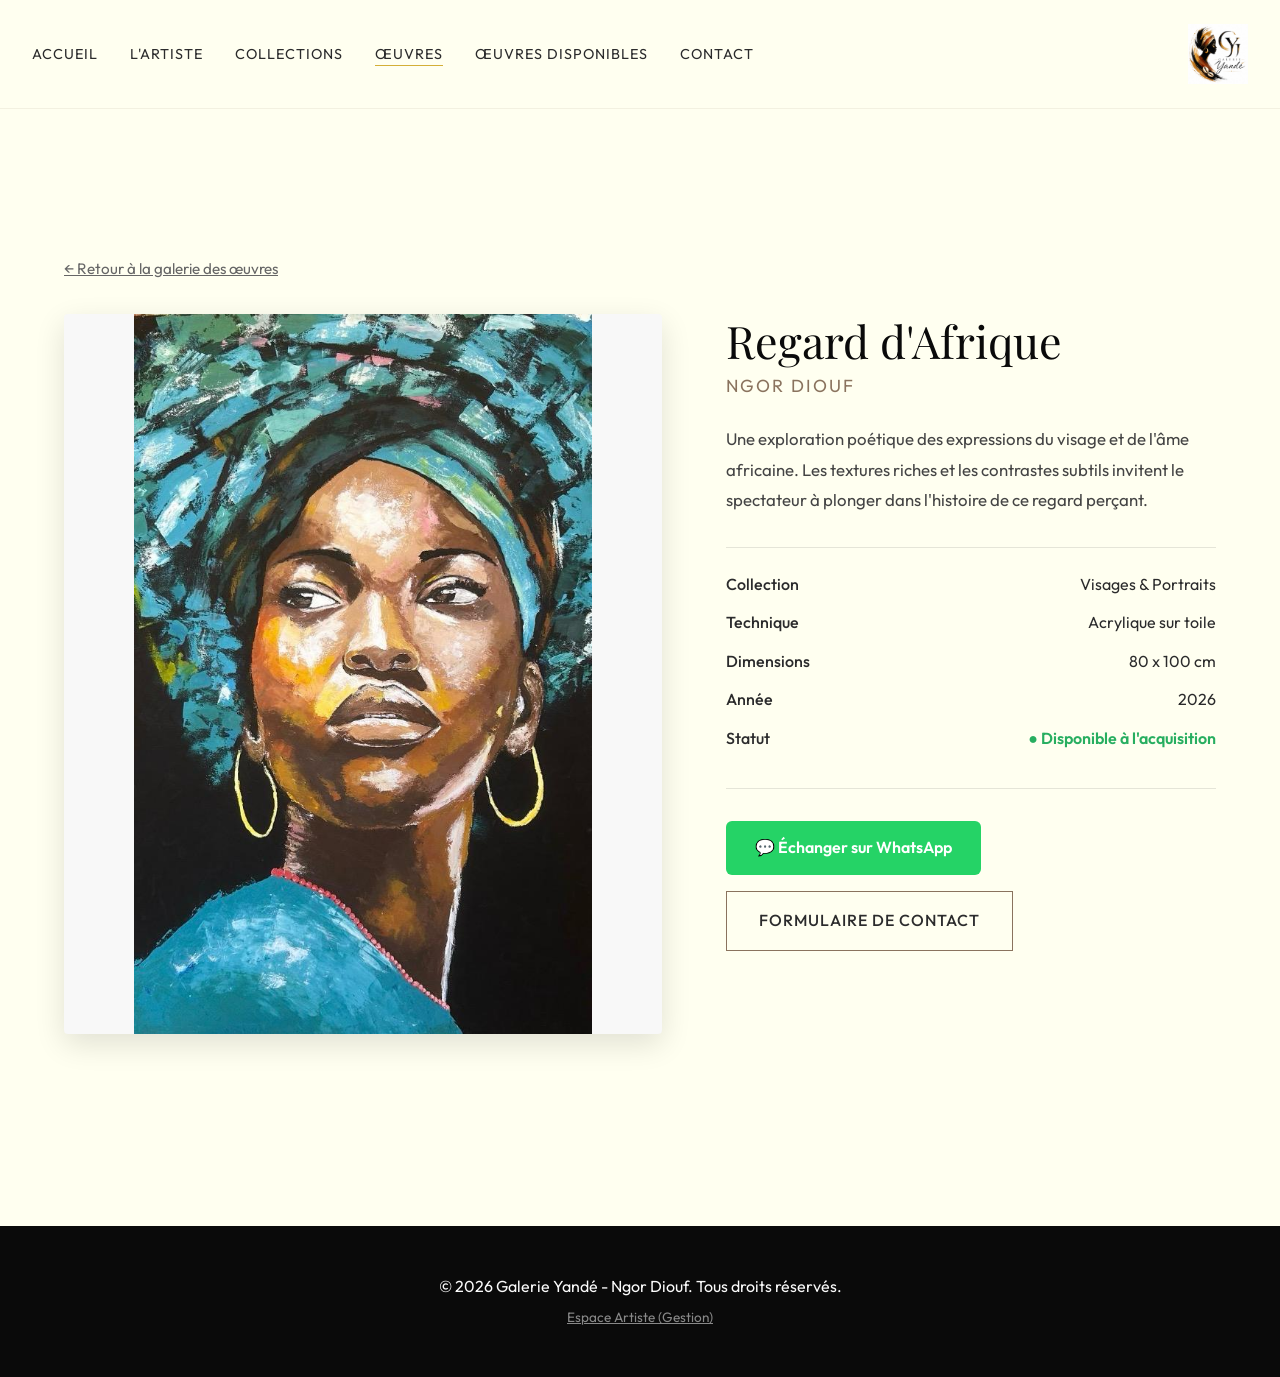
<file: oeuvre-detail.html>
<!DOCTYPE html>
<html lang="fr">
<head>
    <meta charset="UTF-8">
    <meta name="viewport" content="width=device-width, initial-scale=1.0">
    <title>Détail de l'Œuvre | Galerie Yandé - Ngor Diouf</title>
    <link rel="stylesheet" href="styles.css">
    <link href="https://fonts.googleapis.com/css2?family=Outfit:wght@300;400;500;600&family=Playfair+Display:ital,wght@0,400;0,600;1,400&display=swap" rel="stylesheet">
    <style>
        .artwork-detail-grid {
            display: grid;
            grid-template-columns: 1.1fr 0.9fr;
            gap: 4rem;
            align-items: start;
        }
        .artwork-detail-image {
            position: relative;
        }
        .artwork-detail-image img {
            width: 100%;
            height: auto;
            max-height: 80vh;
            object-fit: contain;
            border-radius: 4px;
            box-shadow: 0 10px 30px rgba(0,0,0,0.12);
            background: #f8f8f8;
        }
        .artwork-detail-info h1 {
            font-size: 2.8rem;
            margin-bottom: 0.3rem;
            line-height: 1.2;
        }
        .artwork-detail-artist {
            font-size: 1.1rem;
            color: var(--c-brown-subtle);
            text-transform: uppercase;
            letter-spacing: 2px;
            margin-bottom: 1.5rem;
        }
        .artwork-description {
            font-size: 1.05rem;
            line-height: 1.8;
            color: #444;
            margin-bottom: 2rem;
        }
        .artwork-specs {
            margin: 2rem 0;
            padding: 1.5rem 0;
            border-top: 1px solid rgba(0,0,0,0.1);
            border-bottom: 1px solid rgba(0,0,0,0.1);
        }
        .artwork-specs p {
            margin-bottom: 0.8rem;
            display: flex;
            justify-content: space-between;
        }
        .artwork-specs span.label {
            font-weight: 500;
            color: var(--c-anthracite);
        }
        .artwork-actions {
            display: flex;
            gap: 1rem;
            margin-top: 2rem;
            flex-wrap: wrap;
        }
        .btn-wa-direct {
            background-color: #25D366;
            color: #fff;
            padding: 0.9rem 1.8rem;
            border-radius: 6px;
            font-weight: 600;
            display: inline-flex;
            align-items: center;
            gap: 0.5rem;
            transition: all 0.3s ease;
        }
        .btn-wa-direct:hover {
            background-color: #128C7E;
            color: #fff;
            transform: translateY(-2px);
        }
        @media (max-width: 768px) {
            .artwork-detail-grid {
                grid-template-columns: 1fr;
                gap: 2rem;
            }
        }
    </style>
</head>
<body>
    <header class="site-header scrolled">
        <div class="header-container">
            <a href="index.html" class="logo">
                <img src="images/logo.jpeg" alt="Galerie Yandé">
            </a>
            <button class="menu-toggle" aria-label="Ouvrir le menu">
                <span></span><span></span><span></span>
            </button>
            <nav class="main-nav">
                <ul>
                    <li><a href="index.html">Accueil</a></li>
                    <li><a href="artiste.html">L'artiste</a></li>
                    <li><a href="collections.html">Collections</a></li>
                    <li><a href="oeuvres.html" class="active">Œuvres</a></li>
                    <li><a href="disponibles.html">Œuvres disponibles</a></li>
                    <li><a href="contact.html">Contact</a></li>
                </ul>
            </nav>
        </div>
    </header>

    <main style="padding-top: 8rem;">
        <section class="section">
            <div class="container">
                <div style="margin-bottom: 2rem;">
                    <a href="oeuvres.html" style="color: #666; font-size: 0.95rem; text-decoration: underline;">← Retour à la galerie des œuvres</a>
                </div>

                <div class="artwork-detail-grid">
                    <div class="artwork-detail-image">
                        <img id="detailImg" src="images/logo.jpeg" alt="Œuvre">
                    </div>
                    <div class="artwork-detail-info">
                        <h1 id="detailTitle">Chargement...</h1>
                        <p class="artwork-detail-artist" id="detailArtist">Ngor Diouf</p>
                        
                        <p class="artwork-description" id="detailDesc">
                            ...
                        </p>

                        <div class="artwork-specs">
                            <p><span class="label">Collection</span> <span id="detailCollection">-</span></p>
                            <p><span class="label">Technique</span> <span id="detailTechnique">-</span></p>
                            <p><span class="label">Dimensions</span> <span id="detailDimensions">-</span></p>
                            <p><span class="label">Année</span> <span id="detailYear">-</span></p>
                            <p><span class="label">Statut</span> <span id="detailStatus" style="font-weight: 600;">-</span></p>
                        </div>

                        <div class="artwork-actions">
                            <a id="btnDetailWhatsApp" href="#" target="_blank" class="btn-wa-direct">
                                💬 Échanger sur WhatsApp
                            </a>
                            <a id="btnDetailContact" href="contact.html" class="btn btn-outline">
                                Formulaire de contact
                            </a>
                        </div>
                    </div>
                </div>
            </div>
        </section>
    </main>

    <footer class="site-footer" style="padding: 3rem 0; margin-top: 4rem;">
        <div class="container text-center">
            <p>&copy; 2026 Galerie Yandé - Ngor Diouf. Tous droits réservés.</p>
            <p style="margin-top: 0.5rem; font-size: 0.85rem;">
                <a href="admin.html" style="color: #888; text-decoration: underline;">Espace Artiste (Gestion)</a>
            </p>
        </div>
    </footer>

    <script src="artworks.js"></script>
    <script src="script.js"></script>
    <script>
        document.addEventListener('DOMContentLoaded', () => {
            const params = new URLSearchParams(window.location.search);
            const artworkId = params.get('id');

            const allArtworks = getArtworks();
            let art = null;

            if (artworkId) {
                art = allArtworks.find(a => a.id === artworkId);
            }

            // Fallback si non trouvé
            if (!art && allArtworks.length > 0) {
                art = allArtworks[0];
            }

            if (!art) {
                document.getElementById('detailTitle').textContent = "Œuvre introuvable";
                return;
            }

            // Mettre à jour la page
            document.title = `${art.title} | Galerie Yandé - Ngor Diouf`;
            document.getElementById('detailTitle').textContent = art.title;
            document.getElementById('detailArtist').textContent = art.artist || 'Ngor Diouf';
            document.getElementById('detailImg').src = art.image || 'images/logo.jpeg';
            document.getElementById('detailImg').alt = art.title;

            document.getElementById('detailDesc').textContent = art.description || "Une création contemporaine signée Ngor Diouf, célébrant l'art, les émotions et l'héritage culturel.";
            document.getElementById('detailCollection').textContent = art.collection || 'Collection Contemporaine';
            document.getElementById('detailTechnique').textContent = art.technique || 'Acrylique sur toile';
            document.getElementById('detailDimensions').textContent = art.dimensions || 'Sur demande';
            document.getElementById('detailYear').textContent = art.year || '2026';

            const statusEl = document.getElementById('detailStatus');
            const isDispo = art.status === 'disponible';
            statusEl.textContent = isDispo ? '● Disponible à l\'acquisition' : '● Collection privée (Vendue)';
            statusEl.style.color = isDispo ? '#27ae60' : '#888';

            // Boutons contact & WhatsApp
            const waMsg = encodeURIComponent(`Bonjour Ngor Diouf, je suis intéressé(e) par votre œuvre "${art.title}" vue sur Galerie Yandé.`);
            document.getElementById('btnDetailWhatsApp').href = `https://wa.me/221781029245?text=${waMsg}`;
            document.getElementById('btnDetailContact').href = `contact.html?oeuvre=${encodeURIComponent(art.title)}`;
        });
    </script>
</body>
</html>
</file>
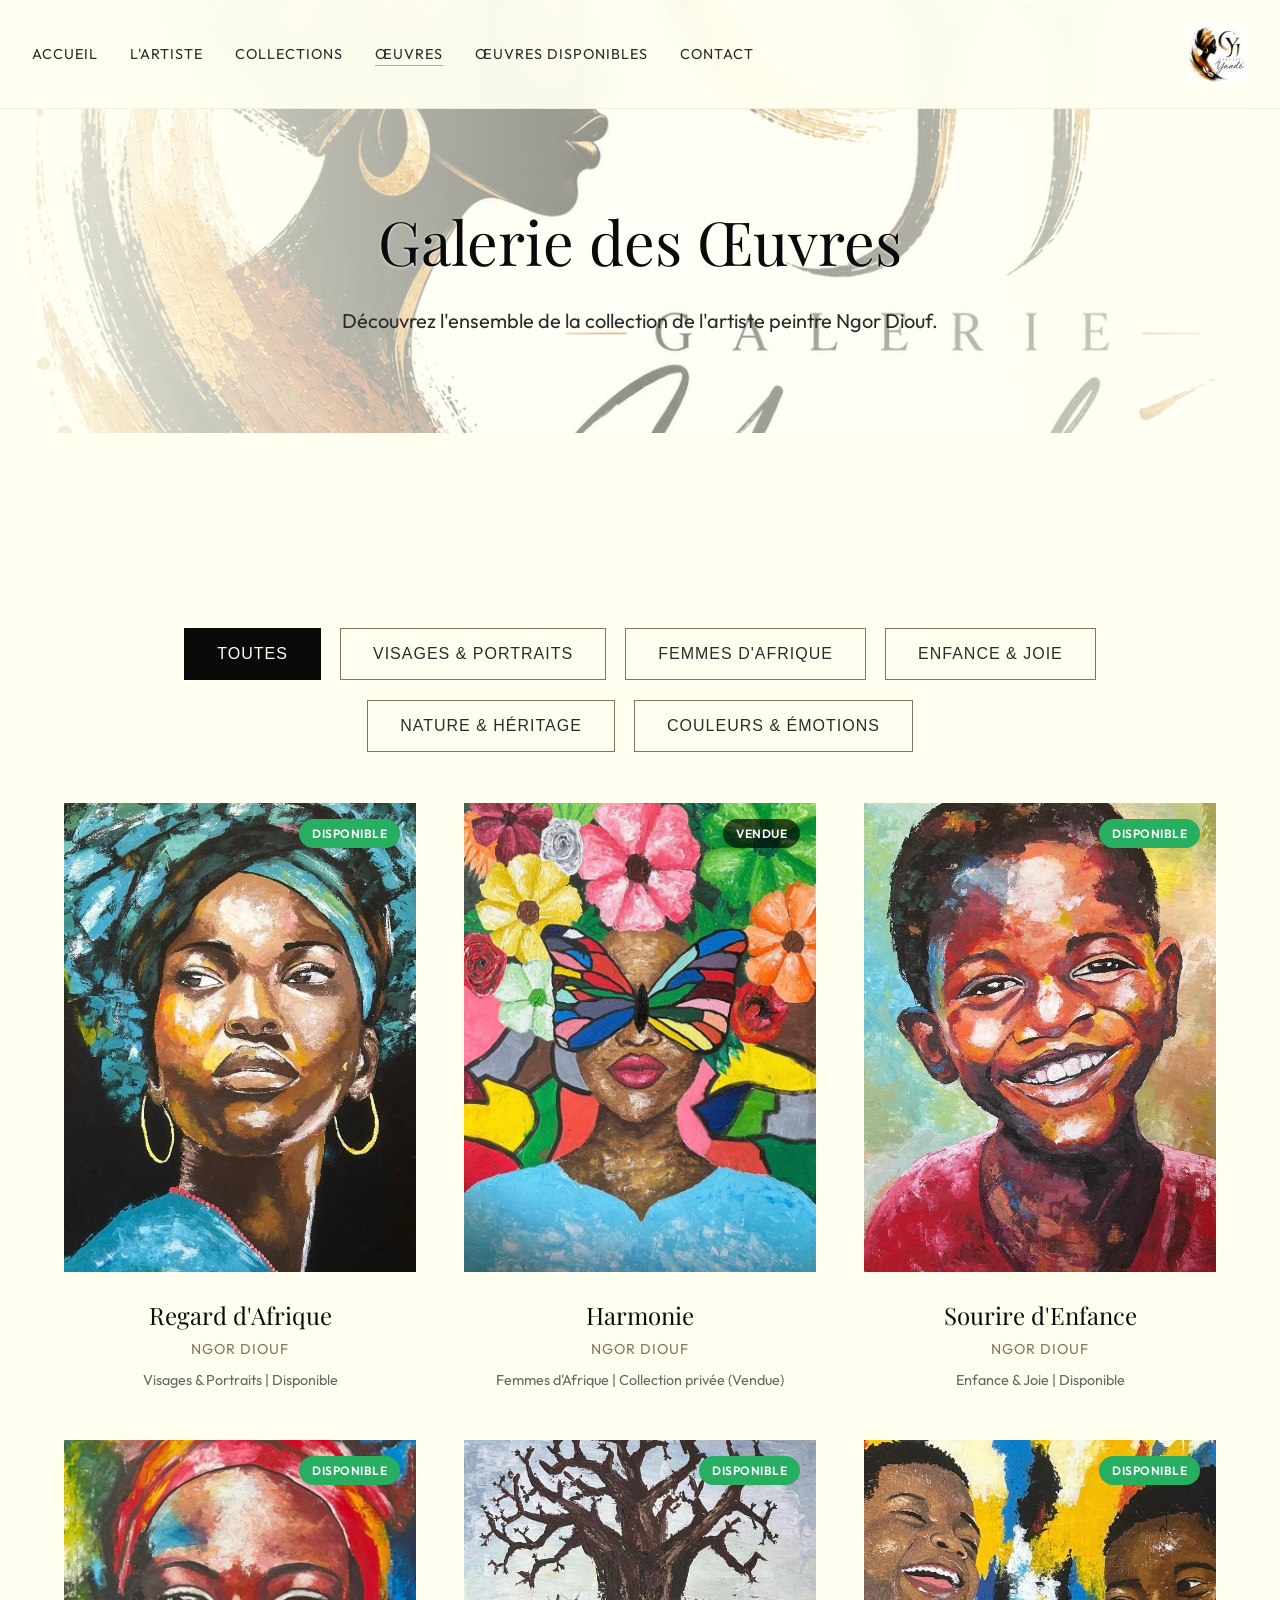
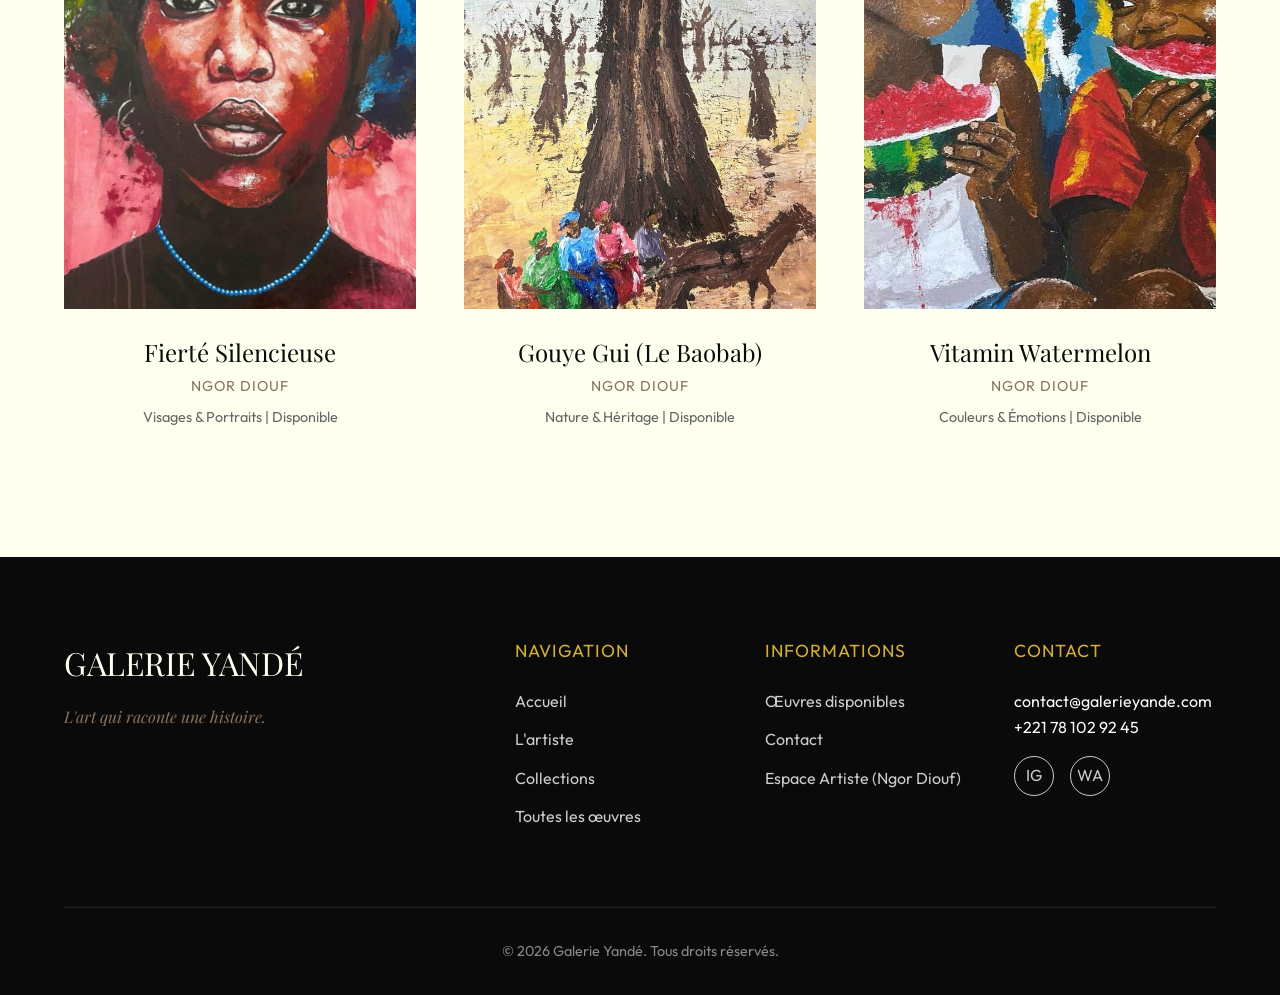
<file: oeuvres.html>
<!DOCTYPE html>
<html lang="fr">
<head>
    <meta charset="UTF-8">
    <meta name="viewport" content="width=device-width, initial-scale=1.0">
    <title>Toutes les Œuvres | Galerie Yandé - Ngor Diouf</title>
    <link rel="stylesheet" href="styles.css">
    <link href="https://fonts.googleapis.com/css2?family=Outfit:wght@300;400;500;600&family=Playfair+Display:ital,wght@0,400;0,600;1,400&display=swap" rel="stylesheet">
    <style>
        .filter-btn.active {
            background-color: var(--c-black);
            color: var(--c-ivory);
            border-color: var(--c-black);
        }
        .badge-card {
            position: absolute;
            top: 1rem;
            right: 1rem;
            padding: 0.3rem 0.8rem;
            font-size: 0.75rem;
            font-weight: 600;
            text-transform: uppercase;
            letter-spacing: 0.5px;
            border-radius: 20px;
            z-index: 2;
        }
        .badge-card.disponible {
            background-color: #27ae60;
            color: #fff;
        }
        .badge-card.vendue {
            background-color: rgba(0,0,0,0.65);
            color: #fff;
        }
    </style>
</head>
<body>
    <header class="site-header">
        <div class="header-container">
            <a href="index.html" class="logo">
                <img src="images/logo.jpeg" alt="Galerie Yandé">
            </a>
            <button class="menu-toggle" aria-label="Ouvrir le menu">
                <span></span><span></span><span></span>
            </button>
            <nav class="main-nav">
                <ul>
                    <li><a href="index.html">Accueil</a></li>
                    <li><a href="artiste.html">L'artiste</a></li>
                    <li><a href="collections.html">Collections</a></li>
                    <li><a href="oeuvres.html" class="active">Œuvres</a></li>
                    <li><a href="disponibles.html">Œuvres disponibles</a></li>
                    <li><a href="contact.html">Contact</a></li>
                </ul>
            </nav>
        </div>
    </header>

    <main>
        <section class="page-header">
            <div class="container text-center">
                <h1 class="page-title">Galerie des Œuvres</h1>
                <p>Découvrez l'ensemble de la collection de l'artiste peintre Ngor Diouf.</p>
            </div>
        </section>

        <section class="section pt-0">
            <div class="container">
                <!-- Filtres dynamiques -->
                <div id="filtersContainer" class="filters" style="margin-bottom: 3rem; display: flex; gap: 0.8rem; flex-wrap: wrap; justify-content: center;">
                    <!-- Les boutons de filtres seront injectés ici -->
                </div>

                <!-- Grille dynamique des œuvres -->
                <div id="artworksContainer" class="grid-3">
                    <!-- Les œuvres seront injectées ici -->
                </div>
            </div>
        </section>
    </main>

    <footer class="site-footer">
        <div class="container">
            <div class="footer-grid">
                <div class="footer-brand">
                    <h2>GALERIE YANDÉ</h2>
                    <p>L'art qui raconte une histoire.</p>
                </div>
                <div class="footer-links">
                    <h3>Navigation</h3>
                    <ul>
                        <li><a href="index.html">Accueil</a></li>
                        <li><a href="artiste.html">L'artiste</a></li>
                        <li><a href="collections.html">Collections</a></li>
                        <li><a href="oeuvres.html">Toutes les œuvres</a></li>
                    </ul>
                </div>
                <div class="footer-links">
                    <h3>Informations</h3>
                    <ul>
                        <li><a href="disponibles.html">Œuvres disponibles</a></li>
                        <li><a href="contact.html">Contact</a></li>
                        <li><a href="admin.html">Espace Artiste (Ngor Diouf)</a></li>
                    </ul>
                </div>
                <div class="footer-contact">
                    <h3>Contact</h3>
                    <p>contact@galerieyande.com</p>
                    <p>+221 78 102 92 45</p>
                    <div class="social-links">
                        <a href="https://instagram.com/ngor_diouf" aria-label="Instagram">IG</a>
                        <a href="https://wa.me/221781029245" aria-label="WhatsApp">WA</a>
                    </div>
                </div>
            </div>
            <div class="footer-bottom">
                <p>&copy; 2026 Galerie Yandé. Tous droits réservés.</p>
            </div>
        </div>
    </footer>

    <script src="artworks.js"></script>
    <script src="script.js"></script>
    <script>
        document.addEventListener('DOMContentLoaded', () => {
            const artworks = getArtworks();
            const container = document.getElementById('artworksContainer');
            const filtersContainer = document.getElementById('filtersContainer');

            // Récupérer la liste unique des collections
            const collections = ['Toutes', ...new Set(artworks.map(a => a.collection).filter(Boolean))];
            let activeFilter = 'Toutes';

            // Vérifier si un filtre de collection est passé dans l'URL
            const urlParams = new URLSearchParams(window.location.search);
            const initialCol = urlParams.get('collection');
            if (initialCol && collections.includes(initialCol)) {
                activeFilter = initialCol;
            }

            function renderFilters() {
                filtersContainer.innerHTML = '';
                collections.forEach(col => {
                    const btn = document.createElement('button');
                    btn.className = `btn ${col === activeFilter ? 'btn-primary active' : 'btn-outline'}`;
                    btn.textContent = col;
                    btn.style.margin = '0.2rem';
                    btn.addEventListener('click', () => {
                        activeFilter = col;
                        renderFilters();
                        renderArtworks();
                    });
                    filtersContainer.appendChild(btn);
                });
            }

            function renderArtworks() {
                container.innerHTML = '';
                const filtered = activeFilter === 'Toutes' 
                    ? artworks 
                    : artworks.filter(a => a.collection === activeFilter);

                if (filtered.length === 0) {
                    container.innerHTML = `
                        <div style="grid-column: 1/-1; text-align: center; padding: 4rem 1rem; color: #777;">
                            <p style="font-size: 1.2rem;">Aucune œuvre dans cette collection pour le moment.</p>
                        </div>
                    `;
                    return;
                }

                filtered.forEach(art => {
                    const isDispo = art.status === 'disponible';
                    const article = document.createElement('article');
                    article.className = 'artwork-card';
                    article.style.position = 'relative';
                    article.style.cursor = 'pointer';
                    article.onclick = () => window.location.href = `oeuvre-detail.html?id=${encodeURIComponent(art.id)}`;

                    article.innerHTML = `
                        <span class="badge-card ${isDispo ? 'disponible' : 'vendue'}">
                            ${isDispo ? 'Disponible' : 'Vendue'}
                        </span>
                        <div class="artwork-image-wrapper">
                            <img src="${art.image}" alt="${art.title}" loading="lazy" onerror="this.src='images/logo.jpeg'">
                        </div>
                        <div class="artwork-info text-center">
                            <h3 class="artwork-title">${art.title}</h3>
                            <p class="artwork-artist">${art.artist || 'Ngor Diouf'}</p>
                            <p class="artwork-meta" style="font-size: 0.9rem; margin-top: 0.5rem; color: #666;">
                                ${art.collection || 'Art Contemporain'} | ${isDispo ? 'Disponible' : 'Collection privée (Vendue)'}
                            </p>
                        </div>
                    `;
                    container.appendChild(article);
                });
            }

            renderFilters();
            renderArtworks();
        });
    </script>
</body>
</html>
</file>
<file: styles.css>
/* Variables CSS - Palette et typographie */
                                                                                                                                                                                                                                                                                                                             :root {
                                                                                                                                                                                                                                                                                                                                 /* Couleurs demandées */
                                                                                                                                                                                                                                                                                                                                 --c-ivory: #FFFFF0;
                                                                                                                                                                                                                                                                                                                                 --c-offwhite: #FAFAFA;
                                                                                                                                                                                                                                                                                                                                 --c-black: #0A0A0A;
                                                                                                                                                                                                                                                                                                                                 --c-anthracite: #2b2b2c;
                                                                                                                                                                                                                                                                                                                                 --c-beige: #E6D5B8;
                                                                                                                                                                                                                                                                                                                                 --c-brown-subtle: #8A735E;
                                                                                                                                                                                                                                                                                                                                 --c-gold: #D4AF37;

                                                                                                                                                                                                                                                                                                                                 /* Typographie */
                                                                                                                                                                                                                                                                                                                                 --font-heading: 'Playfair Display', serif;
                                                                                                                                                                                                                                                                                                                                 --font-body: 'Outfit', sans-serif;

                                                                                                                                                                                                                                                                                                                                 /* Espacements et Transitions */
                                                                                                                                                                                                                                                                                                                                 --space-sm: 1rem;
                                                                                                                                                                                                                                                                                                                                 --space-md: 2rem;
                                                                                                                                                                                                                                                                                                                                 --space-lg: 4rem;
                                                                                                                                                                                                                                                                                                                                 --space-xl: 8rem;

                                                                                                                                                                                                                                                                                                                                 --transition-slow: 0.5s cubic-bezier(0.25, 1, 0.5, 1);
                                                                                                                                                                                                                                                                                                                                 --transition-fast: 0.3s ease;
                                                                                                                                                                                                                                                                                                                             }

                                                                                                                                                                                                                                                                                                                             /* Reset et Base */
                                                                                                                                                                                                                                                                                                                             * {
                                                                                                                                                                                                                                                                                                                                 margin: 0;
                                                                                                                                                                                                                                                                                                                                 padding: 0;
                                                                                                                                                                                                                                                                                                                                 box-sizing: border-box;
                                                                                                                                                                                                                                                                                                                             }

                                                                                                                                                                                                                                                                                                                             html {
                                                                                                                                                                                                                                                                                                                                 scroll-behavior: smooth;
                                                                                                                                                                                                                                                                                                                                 font-size: 16px;
                                                                                                                                                                                                                                                                                                                             }

                                                                                                                                                                                                                                                                                                                             body {
                                                                                                                                                                                                                                                                                                                                 font-family: var(--font-body);
                                                                                                                                                                                                                                                                                                                                 background-color: var(--c-ivory);
                                                                                                                                                                                                                                                                                                                                 color: var(--c-anthracite);
                                                                                                                                                                                                                                                                                                                                 line-height: 1.6;
                                                                                                                                                                                                                                                                                                                                 overflow-x: hidden;
                                                                                                                                                                                                                                                                                                                             }

                                                                                                                                                                                                                                                                                                                             h1,
                                                                                                                                                                                                                                                                                                                             h2,
                                                                                                                                                                                                                                                                                                                             h3,
                                                                                                                                                                                                                                                                                                                             h4,
                                                                                                                                                                                                                                                                                                                             h5,
                                                                                                                                                                                                                                                                                                                             h6 {
                                                                                                                                                                                                                                                                                                                                 font-family: var(--font-heading);
                                                                                                                                                                                                                                                                                                                                 font-weight: 400;
                                                                                                                                                                                                                                                                                                                                 color: var(--c-black);
                                                                                                                                                                                                                                                                                                                                 margin-bottom: var(--space-sm);
                                                                                                                                                                                                                                                                                                                             }

                                                                                                                                                                                                                                                                                                                             a {
                                                                                                                                                                                                                                                                                                                                 text-decoration: none;
                                                                                                                                                                                                                                                                                                                                 color: inherit;
                                                                                                                                                                                                                                                                                                                                 transition: color var(--transition-fast);
                                                                                                                                                                                                                                                                                                                             }

                                                                                                                                                                                                                                                                                                                             img {
                                                                                                                                                                                                                                                                                                                                 max-width: 100%;
                                                                                                                                                                                                                                                                                                                                 height: auto;
                                                                                                                                                                                                                                                                                                                                 display: block;
                                                                                                                                                                                                                                                                                                                             }

                                                                                                                                                                                                                                                                                                                             /* Layout Classes */
                                                                                                                                                                                                                                                                                                                             .container {
                                                                                                                                                                                                                                                                                                                                 width: 90%;
                                                                                                                                                                                                                                                                                                                                 max-width: 1400px;
                                                                                                                                                                                                                                                                                                                                 margin: 0 auto;
                                                                                                                                                                                                                                                                                                                             }

                                                                                                                                                                                                                                                                                                                             .section {
                                                                                                                                                                                                                                                                                                                                 padding: var(--space-xl) 0;
                                                                                                                                                                                                                                                                                                                             }

                                                                                                                                                                                                                                                                                                                             .bg-offwhite {
                                                                                                                                                                                                                                                                                                                                 background-color: var(--c-offwhite);
                                                                                                                                                                                                                                                                                                                             }

                                                                                                                                                                                                                                                                                                                             .bg-dark {
                                                                                                                                                                                                                                                                                                                                 background-color: var(--c-anthracite);
                                                                                                                                                                                                                                                                                                                                 color: var(--c-offwhite);
                                                                                                                                                                                                                                                                                                                             }

                                                                                                                                                                                                                                                                                                                             .bg-dark h1,
                                                                                                                                                                                                                                                                                                                             .bg-dark h2,
                                                                                                                                                                                                                                                                                                                             .bg-dark h3 {
                                                                                                                                                                                                                                                                                                                                 color: var(--c-ivory);
                                                                                                                                                                                                                                                                                                                             }

                                                                                                                                                                                                                                                                                                                             .text-center {
                                                                                                                                                                                                                                                                                                                                 text-align: center;
                                                                                                                                                                                                                                                                                                                             }

                                                                                                                                                                                                                                                                                                                             /* Buttons */
                                                                                                                                                                                                                                                                                                                             .btn {
                                                                                                                                                                                                                                                                                                                                 display: inline-block;
                                                                                                                                                                                                                                                                                                                                 padding: 1rem 2rem;
                                                                                                                                                                                                                                                                                                                                 font-size: 1rem;
                                                                                                                                                                                                                                                                                                                                 text-transform: uppercase;
                                                                                                                                                                                                                                                                                                                                 letter-spacing: 1px;
                                                                                                                                                                                                                                                                                                                                 font-weight: 500;
                                                                                                                                                                                                                                                                                                                                 cursor: pointer;
                                                                                                                                                                                                                                                                                                                                 border: 1px solid transparent;
                                                                                                                                                                                                                                                                                                                                 transition: all var(--transition-fast);
                                                                                                                                                                                                                                                                                                                             }

                                                                                                                                                                                                                                                                                                                             .btn-primary {
                                                                                                                                                                                                                                                                                                                                 background-color: var(--c-black);
                                                                                                                                                                                                                                                                                                                                 color: var(--c-ivory);
                                                                                                                                                                                                                                                                                                                             }

                                                                                                                                                                                                                                                                                                                             .btn-primary:hover {
                                                                                                                                                                                                                                                                                                                                 background-color: var(--c-brown-subtle);
                                                                                                                                                                                                                                                                                                                                 color: white;
                                                                                                                                                                                                                                                                                                                             }

                                                                                                                                                                                                                                                                                                                             .btn-secondary {
                                                                                                                                                                                                                                                                                                                                 background-color: transparent;
                                                                                                                                                                                                                                                                                                                                 border-color: var(--c-black);
                                                                                                                                                                                                                                                                                                                                 color: var(--c-black);
                                                                                                                                                                                                                                                                                                                             }

                                                                                                                                                                                                                                                                                                                             .btn-secondary:hover {
                                                                                                                                                                                                                                                                                                                                 background-color: var(--c-black);
                                                                                                                                                                                                                                                                                                                                 color: var(--c-ivory);
                                                                                                                                                                                                                                                                                                                             }

                                                                                                                                                                                                                                                                                                                             .btn-outline {
                                                                                                                                                                                                                                                                                                                                 background-color: transparent;
                                                                                                                                                                                                                                                                                                                                 border: 1px solid var(--c-brown-subtle);
                                                                                                                                                                                                                                                                                                                                 color: var(--c-anthracite);
                                                                                                                                                                                                                                                                                                                             }

                                                                                                                                                                                                                                                                                                                             .btn-outline:hover {
                                                                                                                                                                                                                                                                                                                                 background-color: var(--c-brown-subtle);
                                                                                                                                                                                                                                                                                                                                 color: white;
                                                                                                                                                                                                                                                                                                                             }

                                                                                                                                                                                                                                                                                                                             .btn-primary-light {
                                                                                                                                                                                                                                                                                                                                 background-color: var(--c-gold);
                                                                                                                                                                                                                                                                                                                                 color: var(--c-black);
                                                                                                                                                                                                                                                                                                                             }

                                                                                                                                                                                                                                                                                                                             .btn-primary-light:hover {
                                                                                                                                                                                                                                                                                                                                 background-color: var(--c-ivory);
                                                                                                                                                                                                                                                                                                                             }

                                                                                                                                                                                                                                                                                                                             .btn-outline-light {
                                                                                                                                                                                                                                                                                                                                 border-color: var(--c-offwhite);
                                                                                                                                                                                                                                                                                                                                 color: var(--c-offwhite);
                                                                                                                                                                                                                                                                                                                             }

                                                                                                                                                                                                                                                                                                                             .btn-outline-light:hover {
                                                                                                                                                                                                                                                                                                                                 background-color: var(--c-offwhite);
                                                                                                                                                                                                                                                                                                                                 color: var(--c-black);
                                                                                                                                                                                                                                                                                                                             }

                                                                                                                                                                                                                                                                                                                             /* Header & Nav */
                                                                                                                                                                                                                                                                                                                             .site-header {
                                                                                                                                                                                                                                                                                                                                 position: fixed;
                                                                                                                                                                                                                                                                                                                                 top: 0;
                                                                                                                                                                                                                                                                                                                                 left: 0;
                                                                                                                                                                                                                                                                                                                                 width: 100%;
                                                                                                                                                                                                                                                                                                                                 background-color: rgba(255, 255, 240, 0.95);
                                                                                                                                                                                                                                                                                                                                 backdrop-filter: blur(10px);
                                                                                                                                                                                                                                                                                                                                 z-index: 1000;
                                                                                                                                                                                                                                                                                                                                 border-bottom: 1px solid rgba(138, 115, 94, 0.1);
                                                                                                                                                                                                                                                                                                                                 transition: padding var(--transition-fast);
                                                                                                                                                                                                                                                                                                                                 padding: 1.5rem 0;
                                                                                                                                                                                                                                                                                                                             }

                                                                                                                                                                                                                                                                                                                             .site-header.scrolled {
                                                                                                                                                                                                                                                                                                                                 padding: 0.8rem 0;
                                                                                                                                                                                                                                                                                                                             }

                                                                                                                                                                                                                                                                                                                             .header-container {
                                                                                                                                                                                                                                                                                                                                 width: 95%;
                                                                                                                                                                                                                                                                                                                                 max-width: 1600px;
                                                                                                                                                                                                                                                                                                                                 margin: 0 auto;
                                                                                                                                                                                                                                                                                                                                 display: flex;
                                                                                                                                                                                                                                                                                                                                 justify-content: space-between;
                                                                                                                                                                                                                                                                                                                                 align-items: center;
                                                                                                                                                                                                                                                                                                                                 flex-direction: row-reverse;
                                                                                                                                                                                                                                                                                                                             }

                                                                                                                                                                                                                                                                                                                             .logo {
                                                                                                                                                                                                                                                                                                                                 display: flex;
                                                                                                                                                                                                                                                                                                                                 align-items: center;
                                                                                                                                                                                                                                                                                                                             }

                                                                                                                                                                                                                                                                                                                             .logo img {
                                                                                                                                                                                                                                                                                                                                 height: 60px;
                                                                                                                                                                                                                                                                                                                                 width: auto;
                                                                                                                                                                                                                                                                                                                                 transition: height var(--transition-fast);
                                                                                                                                                                                                                                                                                                                             }

                                                                                                                                                                                                                                                                                                                             .site-header.scrolled .logo img {
                                                                                                                                                                                                                                                                                                                                 height: 45px;
                                                                                                                                                                                                                                                                                                                             }

                                                                                                                                                                                                                                                                                                                             .logo h1 {
                                                                                                                                                                                                                                                                                                                                 font-size: 1.5rem;
                                                                                                                                                                                                                                                                                                                                 letter-spacing: 2px;
                                                                                                                                                                                                                                                                                                                                 margin: 0;
                                                                                                                                                                                                                                                                                                                                 text-transform: uppercase;
                                                                                                                                                                                                                                                                                                                             }

                                                                                                                                                                                                                                                                                                                             .logo .tagline {
                                                                                                                                                                                                                                                                                                                                 font-family: var(--font-heading);
                                                                                                                                                                                                                                                                                                                                 font-size: 0.8rem;
                                                                                                                                                                                                                                                                                                                                 font-style: italic;
                                                                                                                                                                                                                                                                                                                                 color: var(--c-brown-subtle);
                                                                                                                                                                                                                                                                                                                             }

                                                                                                                                                                                                                                                                                                                             .main-nav ul {
                                                                                                                                                                                                                                                                                                                                 list-style: none;
                                                                                                                                                                                                                                                                                                                                 display: flex;
                                                                                                                                                                                                                                                                                                                                 gap: 2rem;
                                                                                                                                                                                                                                                                                                                             }

                                                                                                                                                                                                                                                                                                                             .main-nav a {
                                                                                                                                                                                                                                                                                                                                 font-size: 0.9rem;
                                                                                                                                                                                                                                                                                                                                 text-transform: uppercase;
                                                                                                                                                                                                                                                                                                                                 letter-spacing: 1px;
                                                                                                                                                                                                                                                                                                                                 position: relative;
                                                                                                                                                                                                                                                                                                                                 padding-bottom: 0.2rem;
                                                                                                                                                                                                                                                                                                                             }

                                                                                                                                                                                                                                                                                                                             .main-nav a::after {
                                                                                                                                                                                                                                                                                                                                 content: '';
                                                                                                                                                                                                                                                                                                                                 position: absolute;
                                                                                                                                                                                                                                                                                                                                 bottom: 0;
                                                                                                                                                                                                                                                                                                                                 left: 0;
                                                                                                                                                                                                                                                                                                                                 width: 0;
                                                                                                                                                                                                                                                                                                                                 height: 1px;
                                                                                                                                                                                                                                                                                                                                 background-color: var(--c-gold);
                                                                                                                                                                                                                                                                                                                                 transition: width var(--transition-fast);
                                                                                                                                                                                                                                                                                                                             }

                                                                                                                                                                                                                                                                                                                             .main-nav a:hover::after,
                                                                                                                                                                                                                                                                                                                             .main-nav a.active::after {
                                                                                                                                                                                                                                                                                                                                 width: 100%;
                                                                                                                                                                                                                                                                                                                             }

                                                                                                                                                                                                                                                                                                                             .menu-toggle {
                                                                                                                                                                                                                                                                                                                                 display: none;
                                                                                                                                                                                                                                                                                                                                 flex-direction: column;
                                                                                                                                                                                                                                                                                                                                 gap: 5px;
                                                                                                                                                                                                                                                                                                                                 background: none;
                                                                                                                                                                                                                                                                                                                                 border: none;
                                                                                                                                                                                                                                                                                                                                 cursor: pointer;
                                                                                                                                                                                                                                                                                                                                 z-index: 1001;
                                                                                                                                                                                                                                                                                                                             }

                                                                                                                                                                                                                                                                                                                             .menu-toggle span {
                                                                                                                                                                                                                                                                                                                                 width: 25px;
                                                                                                                                                                                                                                                                                                                                 height: 2px;
                                                                                                                                                                                                                                                                                                                                 background-color: var(--c-black);
                                                                                                                                                                                                                                                                                                                                 transition: var(--transition-fast);
                                                                                                                                                                                                                                                                                                                             }

                                                                                                                                                                                                                                                                                                                             /* Hero Section */
                                                                                                                                                                                                                                                                                                                             .hero {
                                                                                                                                                                                                                                                                                                                                 position: relative;
                                                                                                                                                                                                                                                                                                                                 height: 100vh;
                                                                                                                                                                                                                                                                                                                                 min-height: 700px;
                                                                                                                                                                                                                                                                                                                                 display: flex;
                                                                                                                                                                                                                                                                                                                                 align-items: center;
                                                                                                                                                                                                                                                                                                                                 justify-content: center;
                                                                                                                                                                                                                                                                                                                                 overflow: hidden;
                                                                                                                                                                                                                                                                                                                             }

                                                                                                                                                                                                                                                                                                                             .hero-image {
                                                                                                                                                                                                                                                                                                                                 position: absolute;
                                                                                                                                                                                                                                                                                                                                 top: 0;
                                                                                                                                                                                                                                                                                                                                 left: 0;
                                                                                                                                                                                                                                                                                                                                 width: 100%;
                                                                                                                                                                                                                                                                                                                                 height: 100%;
                                                                                                                                                                                                                                                                                                                                 z-index: 1;
                                                                                                                                                                                                                                                                                                                             }

                                                                                                                                                                                                                                                                                                                             .hero-image::after {
                                                                                                                                                                                                                                                                                                                                 content: '';
                                                                                                                                                                                                                                                                                                                                 position: absolute;
                                                                                                                                                                                                                                                                                                                                 inset: 0;
                                                                                                                                                                                                                                                                                                                                 background: linear-gradient(to right, rgba(255, 255, 240, 0.9) 0%, rgba(255, 255, 240, 0.5) 50%, rgba(255, 255, 240, 0.1) 100%);
                                                                                                                                                                                                                                                                                                                             }

                                                                                                                                                                                                                                                                                                                             .hero-image img {
                                                                                                                                                                                                                                                                                                                                 width: 100%;
                                                                                                                                                                                                                                                                                                                                 height: 100%;
                                                                                                                                                                                                                                                                                                                                 object-fit: cover;
                                                                                                                                                                                                                                                                                                                                 animation: scaleImg 20s infinite alternate;
                                                                                                                                                                                                                                                                                                                             }

                                                                                                                                                                                                                                                                                                                             @keyframes scaleImg {
                                                                                                                                                                                                                                                                                                                                 from {
                                                                                                                                                                                                                                                                                                                                     transform: scale(1);
                                                                                                                                                                                                                                                                                                                                 }

                                                                                                                                                                                                                                                                                                                                 to {
                                                                                                                                                                                                                                                                                                                                     transform: scale(1.05);
                                                                                                                                                                                                                                                                                                                                 }
                                                                                                                                                                                                                                                                                                                             }

                                                                                                                                                                                                                                                                                                                             .hero-content {
                                                                                                                                                                                                                                                                                                                                 position: relative;
                                                                                                                                                                                                                                                                                                                                 z-index: 2;
                                                                                                                                                                                                                                                                                                                                 width: 90%;
                                                                                                                                                                                                                                                                                                                                 max-width: 800px;
                                                                                                                                                                                                                                                                                                                                 margin-right: auto;
                                                                                                                                                                                                                                                                                                                                 margin-left: 5%;
                                                                                                                                                                                                                                                                                                                                 padding-top: 5rem;
                                                                                                                                                                                                                                                                                                                             }

                                                                                                                                                                                                                                                                                                                             .hero-title {
                                                                                                                                                                                                                                                                                                                                 font-size: 5rem;
                                                                                                                                                                                                                                                                                                                                 line-height: 1.1;
                                                                                                                                                                                                                                                                                                                                 margin-bottom: 1rem;
                                                                                                                                                                                                                                                                                                                                 color: var(--c-black);
                                                                                                                                                                                                                                                                                                                                 text-shadow: 0 0 40px rgba(255, 255, 255, 0.5);
                                                                                                                                                                                                                                                                                                                             }

                                                                                                                                                                                                                                                                                                                             .hero-subtitle {
                                                                                                                                                                                                                                                                                                                                 font-family: var(--font-heading);
                                                                                                                                                                                                                                                                                                                                 font-size: 2rem;
                                                                                                                                                                                                                                                                                                                                 font-style: italic;
                                                                                                                                                                                                                                                                                                                                 color: var(--c-gold);
                                                                                                                                                                                                                                                                                                                                 margin-bottom: 2rem;
                                                                                                                                                                                                                                                                                                                             }

                                                                                                                                                                                                                                                                                                                             .hero-text {
                                                                                                                                                                                                                                                                                                                                 font-size: 1.2rem;
                                                                                                                                                                                                                                                                                                                                 max-width: 600px;
                                                                                                                                                                                                                                                                                                                                 margin-bottom: 3rem;
                                                                                                                                                                                                                                                                                                                             }

                                                                                                                                                                                                                                                                                                                             .hero-buttons {
                                                                                                                                                                                                                                                                                                                                 display: flex;
                                                                                                                                                                                                                                                                                                                                 gap: 1rem;
                                                                                                                                                                                                                                                                                                                             }

                                                                                                                                                                                                                                                                                                                             /* Grids */
                                                                                                                                                                                                                                                                                                                             .grid-3 {
                                                                                                                                                                                                                                                                                                                                 display: grid;
                                                                                                                                                                                                                                                                                                                                 grid-template-columns: repeat(3, 1fr);
                                                                                                                                                                                                                                                                                                                                 gap: 3rem;
                                                                                                                                                                                                                                                                                                                             }

                                                                                                                                                                                                                                                                                                                             /* Sections Header */
                                                                                                                                                                                                                                                                                                                             .section-header {
                                                                                                                                                                                                                                                                                                                                 display: flex;
                                                                                                                                                                                                                                                                                                                                 justify-content: space-between;
                                                                                                                                                                                                                                                                                                                                 align-items: flex-end;
                                                                                                                                                                                                                                                                                                                                 margin-bottom: var(--space-lg);
                                                                                                                                                                                                                                                                                                                                 border-bottom: 1px solid rgba(0, 0, 0, 0.1);
                                                                                                                                                                                                                                                                                                                                 padding-bottom: 1rem;
                                                                                                                                                                                                                                                                                                                             }

                                                                                                                                                                                                                                                                                                                             .section-header h2 {
                                                                                                                                                                                                                                                                                                                                 font-size: 2.5rem;
                                                                                                                                                                                                                                                                                                                                 margin: 0;
                                                                                                                                                                                                                                                                                                                             }

                                                                                                                                                                                                                                                                                                                             .link-more {
                                                                                                                                                                                                                                                                                                                                 font-size: 0.9rem;
                                                                                                                                                                                                                                                                                                                                 text-transform: uppercase;
                                                                                                                                                                                                                                                                                                                                 letter-spacing: 1px;
                                                                                                                                                                                                                                                                                                                                 color: var(--c-brown-subtle);
                                                                                                                                                                                                                                                                                                                                 border-bottom: 1px solid transparent;
                                                                                                                                                                                                                                                                                                                             }

                                                                                                                                                                                                                                                                                                                             .link-more:hover {
                                                                                                                                                                                                                                                                                                                                 color: var(--c-black);
                                                                                                                                                                                                                                                                                                                                 border-color: var(--c-black);
                                                                                                                                                                                                                                                                                                                             }

                                                                                                                                                                                                                                                                                                                             /* Artwork Cards */
                                                                                                                                                                                                                                                                                                                             .artwork-card {
                                                                                                                                                                                                                                                                                                                                 cursor: pointer;
                                                                                                                                                                                                                                                                                                                                 group: artwork;
                                                                                                                                                                                                                                                                                                                             }

                                                                                                                                                                                                                                                                                                                             .artwork-image-wrapper {
                                                                                                                                                                                                                                                                                                                                 overflow: hidden;
                                                                                                                                                                                                                                                                                                                                 margin-bottom: 1.5rem;
                                                                                                                                                                                                                                                                                                                                 background-color: var(--c-offwhite);
                                                                                                                                                                                                                                                                                                                                 aspect-ratio: 3/4;
                                                                                                                                                                                                                                                                                                                             }

                                                                                                                                                                                                                                                                                                                             .artwork-image-wrapper img {
                                                                                                                                                                                                                                                                                                                                 width: 100%;
                                                                                                                                                                                                                                                                                                                                 height: 100%;
                                                                                                                                                                                                                                                                                                                                 object-fit: cover;
                                                                                                                                                                                                                                                                                                                                 transition: transform var(--transition-slow);
                                                                                                                                                                                                                                                                                                                             }

                                                                                                                                                                                                                                                                                                                             .artwork-card:hover .artwork-image-wrapper img {
                                                                                                                                                                                                                                                                                                                                 transform: scale(1.05);
                                                                                                                                                                                                                                                                                                                             }

                                                                                                                                                                                                                                                                                                                             .artwork-title {
                                                                                                                                                                                                                                                                                                                                 font-size: 1.5rem;
                                                                                                                                                                                                                                                                                                                                 margin-bottom: 0.2rem;
                                                                                                                                                                                                                                                                                                                             }

                                                                                                                                                                                                                                                                                                                             .artwork-artist {
                                                                                                                                                                                                                                                                                                                                 color: var(--c-brown-subtle);
                                                                                                                                                                                                                                                                                                                                 font-size: 0.9rem;
                                                                                                                                                                                                                                                                                                                                 text-transform: uppercase;
                                                                                                                                                                                                                                                                                                                                 letter-spacing: 1px;
                                                                                                                                                                                                                                                                                                                             }

                                                                                                                                                                                                                                                                                                                             /* Artist Preview */
                                                                                                                                                                                                                                                                                                                             .artist-preview-grid {
                                                                                                                                                                                                                                                                                                                                 display: grid;
                                                                                                                                                                                                                                                                                                                                 grid-template-columns: 1fr 1fr;
                                                                                                                                                                                                                                                                                                                                 gap: 5rem;
                                                                                                                                                                                                                                                                                                                                 align-items: center;
                                                                                                                                                                                                                                                                                                                             }

                                                                                                                                                                                                                                                                                                                             .artist-preview-content h2 {
                                                                                                                                                                                                                                                                                                                                 font-size: 3rem;
                                                                                                                                                                                                                                                                                                                                 margin-bottom: 1.5rem;
                                                                                                                                                                                                                                                                                                                             }

                                                                                                                                                                                                                                                                                                                             .artist-intro {
                                                                                                                                                                                                                                                                                                                                 font-size: 1.2rem;
                                                                                                                                                                                                                                                                                                                                 margin-bottom: 2.5rem;
                                                                                                                                                                                                                                                                                                                                 line-height: 1.8;
                                                                                                                                                                                                                                                                                                                             }

                                                                                                                                                                                                                                                                                                                             .artist-preview-image {
                                                                                                                                                                                                                                                                                                                                 position: relative;
                                                                                                                                                                                                                                                                                                                             }

                                                                                                                                                                                                                                                                                                                             .artist-preview-image::before {
                                                                                                                                                                                                                                                                                                                                 content: '';
                                                                                                                                                                                                                                                                                                                                 position: absolute;
                                                                                                                                                                                                                                                                                                                                 top: -20px;
                                                                                                                                                                                                                                                                                                                                 left: -20px;
                                                                                                                                                                                                                                                                                                                                 width: 100%;
                                                                                                                                                                                                                                                                                                                                 height: 100%;
                                                                                                                                                                                                                                                                                                                                 border: 1px solid var(--c-gold);
                                                                                                                                                                                                                                                                                                                                 z-index: 0;
                                                                                                                                                                                                                                                                                                                             }

                                                                                                                                                                                                                                                                                                                             .artist-preview-image img {
                                                                                                                                                                                                                                                                                                                                 position: relative;
                                                                                                                                                                                                                                                                                                                                 z-index: 1;
                                                                                                                                                                                                                                                                                                                             }

                                                                                                                                                                                                                                                                                                                             /* Collections Preview Carousel-like */
                                                                                                                                                                                                                                                                                                                             .collection-list {
                                                                                                                                                                                                                                                                                                                                 display: grid;
                                                                                                                                                                                                                                                                                                                                 grid-template-columns: repeat(auto-fit, minmax(300px, 1fr));
                                                                                                                                                                                                                                                                                                                                 gap: 2rem;
                                                                                                                                                                                                                                                                                                                             }

                                                                                                                                                                                                                                                                                                                             .collection-item {
                                                                                                                                                                                                                                                                                                                                 position: relative;
                                                                                                                                                                                                                                                                                                                                 overflow: hidden;
                                                                                                                                                                                                                                                                                                                                 aspect-ratio: 1;
                                                                                                                                                                                                                                                                                                                             }

                                                                                                                                                                                                                                                                                                                             .collection-item img {
                                                                                                                                                                                                                                                                                                                                 width: 100%;
                                                                                                                                                                                                                                                                                                                                 height: 100%;
                                                                                                                                                                                                                                                                                                                                 object-fit: cover;
                                                                                                                                                                                                                                                                                                                                 transition: transform var(--transition-slow);
                                                                                                                                                                                                                                                                                                                             }

                                                                                                                                                                                                                                                                                                                             .collection-overlay {
                                                                                                                                                                                                                                                                                                                                 position: absolute;
                                                                                                                                                                                                                                                                                                                                 inset: 0;
                                                                                                                                                                                                                                                                                                                                 background: rgba(0, 0, 0, 0.3);
                                                                                                                                                                                                                                                                                                                                 display: flex;
                                                                                                                                                                                                                                                                                                                                 align-items: center;
                                                                                                                                                                                                                                                                                                                                 justify-content: center;
                                                                                                                                                                                                                                                                                                                                 transition: background var(--transition-fast);
                                                                                                                                                                                                                                                                                                                             }

                                                                                                                                                                                                                                                                                                                             .collection-item:hover img {
                                                                                                                                                                                                                                                                                                                                 transform: scale(1.08);
                                                                                                                                                                                                                                                                                                                             }

                                                                                                                                                                                                                                                                                                                             .collection-item:hover .collection-overlay {
                                                                                                                                                                                                                                                                                                                                 background: rgba(0, 0, 0, 0.5);
                                                                                                                                                                                                                                                                                                                             }

                                                                                                                                                                                                                                                                                                                             .collection-overlay h3 {
                                                                                                                                                                                                                                                                                                                                 color: var(--c-ivory);
                                                                                                                                                                                                                                                                                                                                 font-size: 2rem;
                                                                                                                                                                                                                                                                                                                                 text-align: center;
                                                                                                                                                                                                                                                                                                                                 padding: 1rem;
                                                                                                                                                                                                                                                                                                                                 border: 1px solid rgba(255, 255, 240, 0.5);
                                                                                                                                                                                                                                                                                                                                 background: rgba(0, 0, 0, 0.2);
                                                                                                                                                                                                                                                                                                                                 backdrop-filter: blur(2px);
                                                                                                                                                                                                                                                                                                                             }

                                                                                                                                                                                                                                                                                                                             /* CTA */
                                                                                                                                                                                                                                                                                                                             .cta-buttons {
                                                                                                                                                                                                                                                                                                                                 margin-top: 2rem;
                                                                                                                                                                                                                                                                                                                                 display: flex;
                                                                                                                                                                                                                                                                                                                                 justify-content: center;
                                                                                                                                                                                                                                                                                                                                 gap: 1rem;
                                                                                                                                                                                                                                                                                                                             }

                                                                                                                                                                                                                                                                                                                             /* Footer */
                                                                                                                                                                                                                                                                                                                             .site-footer {
                                                                                                                                                                                                                                                                                                                                 background-color: var(--c-black);
                                                                                                                                                                                                                                                                                                                                 color: var(--c-offwhite);
                                                                                                                                                                                                                                                                                                                                 padding: 5rem 0 2rem;
                                                                                                                                                                                                                                                                                                                             }

                                                                                                                                                                                                                                                                                                                             .footer-grid {
                                                                                                                                                                                                                                                                                                                                 display: grid;
                                                                                                                                                                                                                                                                                                                                 grid-template-columns: 2fr 1fr 1fr 1fr;
                                                                                                                                                                                                                                                                                                                                 gap: 3rem;
                                                                                                                                                                                                                                                                                                                                 margin-bottom: 4rem;
                                                                                                                                                                                                                                                                                                                             }

                                                                                                                                                                                                                                                                                                                             .footer-brand h2 {
                                                                                                                                                                                                                                                                                                                                 color: var(--c-ivory);
                                                                                                                                                                                                                                                                                                                                 font-size: 2rem;
                                                                                                                                                                                                                                                                                                                             }

                                                                                                                                                                                                                                                                                                                             .footer-brand p {
                                                                                                                                                                                                                                                                                                                                 color: var(--c-brown-subtle);
                                                                                                                                                                                                                                                                                                                                 font-family: var(--font-heading);
                                                                                                                                                                                                                                                                                                                                 font-style: italic;
                                                                                                                                                                                                                                                                                                                             }

                                                                                                                                                                                                                                                                                                                             .site-footer h3 {
                                                                                                                                                                                                                                                                                                                                 color: var(--c-gold);
                                                                                                                                                                                                                                                                                                                                 font-family: var(--font-body);
                                                                                                                                                                                                                                                                                                                                 font-size: 1.1rem;
                                                                                                                                                                                                                                                                                                                                 text-transform: uppercase;
                                                                                                                                                                                                                                                                                                                                 letter-spacing: 1px;
                                                                                                                                                                                                                                                                                                                                 margin-bottom: 1.5rem;
                                                                                                                                                                                                                                                                                                                             }

                                                                                                                                                                                                                                                                                                                             .site-footer ul {
                                                                                                                                                                                                                                                                                                                                 list-style: none;
                                                                                                                                                                                                                                                                                                                             }

                                                                                                                                                                                                                                                                                                                             .site-footer li {
                                                                                                                                                                                                                                                                                                                                 margin-bottom: 0.8rem;
                                                                                                                                                                                                                                                                                                                             }

                                                                                                                                                                                                                                                                                                                             .site-footer a {
                                                                                                                                                                                                                                                                                                                                 color: #ccc;
                                                                                                                                                                                                                                                                                                                             }

                                                                                                                                                                                                                                                                                                                             .site-footer a:hover {
                                                                                                                                                                                                                                                                                                                                 color: var(--c-gold);
                                                                                                                                                                                                                                                                                                                             }

                                                                                                                                                                                                                                                                                                                             .social-links {
                                                                                                                                                                                                                                                                                                                                 display: flex;
                                                                                                                                                                                                                                                                                                                                 gap: 1rem;
                                                                                                                                                                                                                                                                                                                                 margin-top: 1rem;
                                                                                                                                                                                                                                                                                                                             }

                                                                                                                                                                                                                                                                                                                             .social-links a {
                                                                                                                                                                                                                                                                                                                                 display: flex;
                                                                                                                                                                                                                                                                                                                                 align-items: center;
                                                                                                                                                                                                                                                                                                                                 justify-content: center;
                                                                                                                                                                                                                                                                                                                                 width: 40px;
                                                                                                                                                                                                                                                                                                                                 height: 40px;
                                                                                                                                                                                                                                                                                                                                 border: 1px solid #ccc;
                                                                                                                                                                                                                                                                                                                                 border-radius: 50%;
                                                                                                                                                                                                                                                                                                                             }

                                                                                                                                                                                                                                                                                                                             .social-links a:hover {
                                                                                                                                                                                                                                                                                                                                 border-color: var(--c-gold);
                                                                                                                                                                                                                                                                                                                                 color: var(--c-gold);
                                                                                                                                                                                                                                                                                                                             }

                                                                                                                                                                                                                                                                                                                             .footer-bottom {
                                                                                                                                                                                                                                                                                                                                 text-align: center;
                                                                                                                                                                                                                                                                                                                                 border-top: 1px solid rgba(255, 255, 255, 0.1);
                                                                                                                                                                                                                                                                                                                                 padding-top: 2rem;
                                                                                                                                                                                                                                                                                                                                 font-size: 0.9rem;
                                                                                                                                                                                                                                                                                                                                 color: #888;
                                                                                                                                                                                                                                                                                                                             }

/* Page Headers (pour toutes les pages : Collections, Œuvres, L'artiste, Disponibles, Contact...) */
.page-header {
    position: relative;
    padding: 12rem 1.5rem 6rem;
    text-align: center;
    background-color: var(--c-ivory);
    margin-bottom: var(--space-lg);
    overflow: hidden;
    display: flex;
    align-items: center;
    justify-content: center;
    min-height: 400px;
}

.page-header::before {
    content: '';
    position: absolute;
    inset: 0;
    background-image: url('images/logo.jpeg');
    background-size: cover;
    background-position: center;
    background-repeat: no-repeat;
    z-index: 1;
    animation: scaleImg 25s infinite alternate;
}

.page-header::after {
    content: '';
    position: absolute;
    inset: 0;
    /* Dégradé doux et lumineux identique à la hero section de l'accueil qui laisse très bien voir le logo */
    background: linear-gradient(to right, rgba(255, 255, 240, 0.90) 0%, rgba(255, 255, 240, 0.55) 50%, rgba(255, 255, 240, 0.85) 100%);
    z-index: 2;
}

.page-header .container {
    position: relative;
    z-index: 3;
    max-width: 900px;
}

.page-header .page-title {
    font-size: 3.8rem;
    color: var(--c-black);
    margin-bottom: 1rem;
    font-family: var(--font-heading);
    text-shadow: 0 1px 3px rgba(255, 255, 255, 0.8);
}

.page-header p {
    font-size: 1.25rem;
    color: var(--c-anthracite);
    max-width: 650px;
    margin: 0 auto;
    font-weight: 400;
}

@media (max-width: 768px) {
    .page-header {
        padding: 9rem 1.2rem 4rem;
        min-height: 300px;
    }
    .page-header .page-title {
        font-size: 2.6rem;
    }
    .page-header p {
        font-size: 1.05rem;
    }
}

                                                                                                                                                                                                                                                                                                                             /* Responsive */
                                                                                                                                                                                                                                                                                                                             @media (max-width: 992px) {
                                                                                                                                                                                                                                                                                                                                 .grid-3 {
                                                                                                                                                                                                                                                                                                                                     grid-template-columns: repeat(2, 1fr);
                                                                                                                                                                                                                                                                                                                                 }

                                                                                                                                                                                                                                                                                                                                 .artist-preview-grid {
                                                                                                                                                                                                                                                                                                                                     grid-template-columns: 1fr;
                                                                                                                                                                                                                                                                                                                                 }

                                                                                                                                                                                                                                                                                                                                 .footer-grid {
                                                                                                                                                                                                                                                                                                                                     grid-template-columns: 1fr 1fr;
                                                                                                                                                                                                                                                                                                                                 }
                                                                                                                                                                                                                                                                                                                             }

                                                                                                                                                                                                                                                                                                                             @media (max-width: 768px) {
                                                                                                                                                                                                                                                                                                                                 .hero-title {
                                                                                                                                                                                                                                                                                                                                     font-size: 3rem;
                                                                                                                                                                                                                                                                                                                                 }

                                                                                                                                                                                                                                                                                                                                 .main-nav {
                                                                                                                                                                                                                                                                                                                                     position: fixed;
                                                                                                                                                                                                                                                                                                                                     top: 0;
                                                                                                                                                                                                                                                                                                                                     right: -100%;
                                                                                                                                                                                                                                                                                                                                     width: 80%;
                                                                                                                                                                                                                                                                                                                                     height: 100vh;
                                                                                                                                                                                                                                                                                                                                     background-color: var(--c-ivory);
                                                                                                                                                                                                                                                                                                                                     flex-direction: column;
                                                                                                                                                                                                                                                                                                                                     justify-content: center;
                                                                                                                                                                                                                                                                                                                                     transition: 0.3s;
                                                                                                                                                                                                                                                                                                                                     box-shadow: -5px 0 15px rgba(0, 0, 0, 0.1);
                                                                                                                                                                                                                                                                                                                                 }

                                                                                                                                                                                                                                                                                                                                 .main-nav.open {
                                                                                                                                                                                                                                                                                                                                     right: 0;
                                                                                                                                                                                                                                                                                                                                 }

                                                                                                                                                                                                                                                                                                                                 .main-nav ul {
                                                                                                                                                                                                                                                                                                                                     flex-direction: column;
                                                                                                                                                                                                                                                                                                                                     align-items: center;
                                                                                                                                                                                                                                                                                                                                     gap: 2rem;
                                                                                                                                                                                                                                                                                                                                 }

                                                                                                                                                                                                                                                                                                                                 .menu-toggle {
                                                                                                                                                                                                                                                                                                                                     display: flex;
                                                                                                                                                                                                                                                                                                                                 }

                                                                                                                                                                                                                                                                                                                                 .grid-3 {
                                                                                                                                                                                                                                                                                                                                     grid-template-columns: 1fr;
                                                                                                                                                                                                                                                                                                                                 }

                                                                                                                                                                                                                                                                                                                                 .hero-buttons {
                                                                                                                                                                                                                                                                                                                                     flex-direction: column;
                                                                                                                                                                                                                                                                                                                                 }

                                                                                                                                                                                                                                                                                                                                 .footer-grid {
                                                                                                                                                                                                                                                                                                                                     grid-template-columns: 1fr;
                                                                                                                                                                                                                                                                                                                                 }
                                                                                                                                                                                                                                                                                                                             }
</file>
